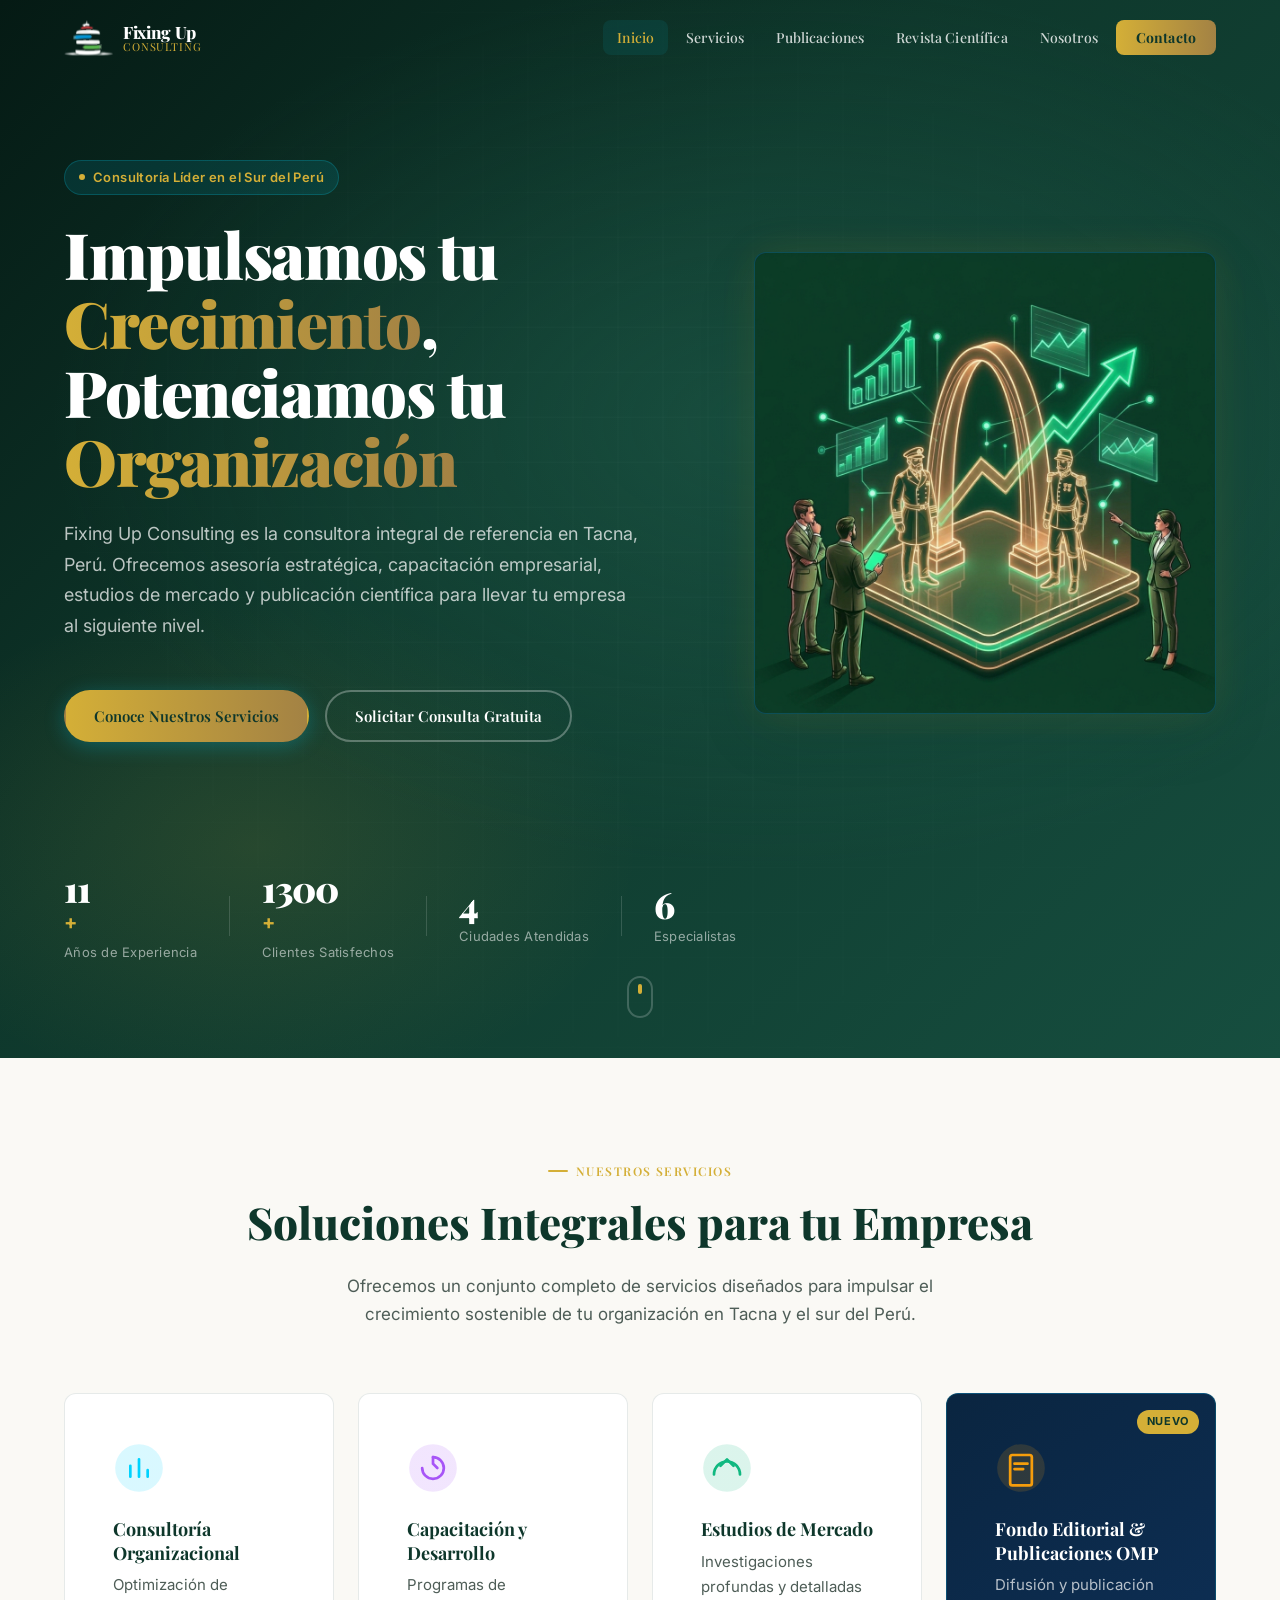
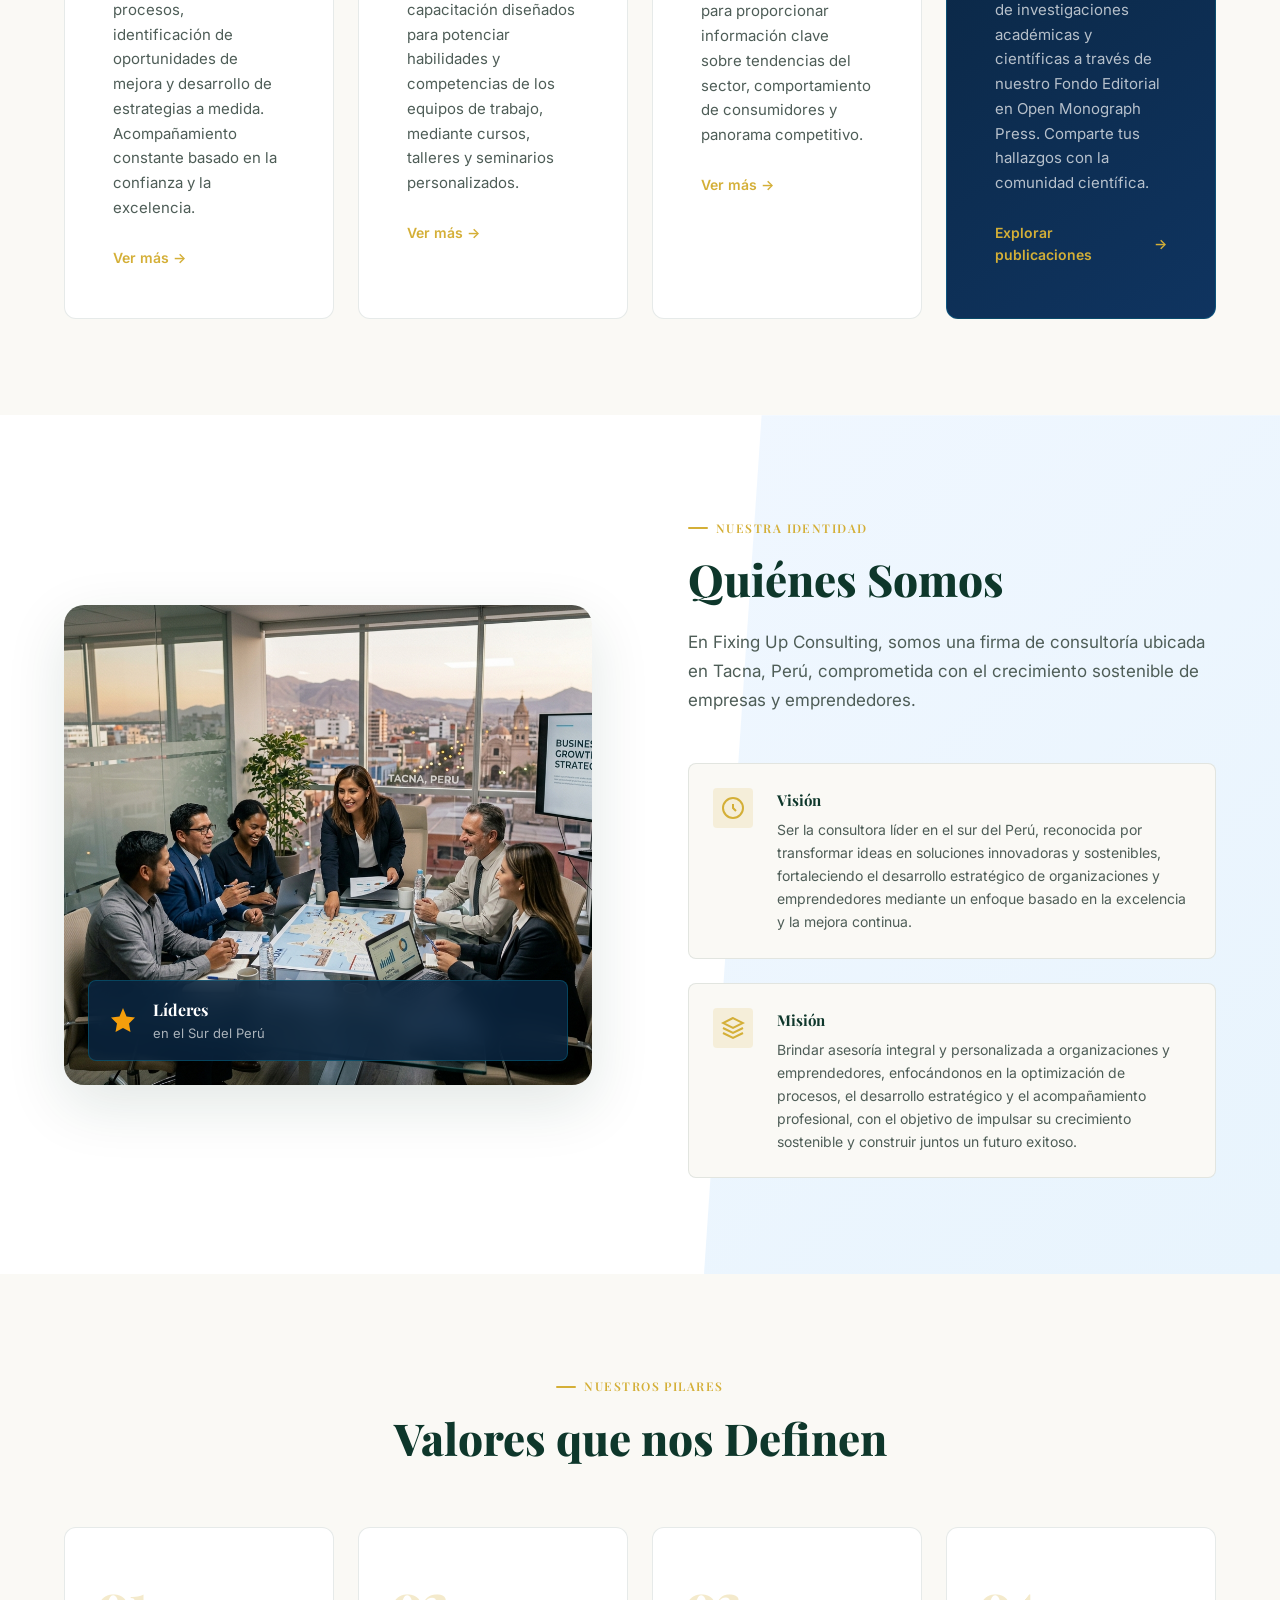
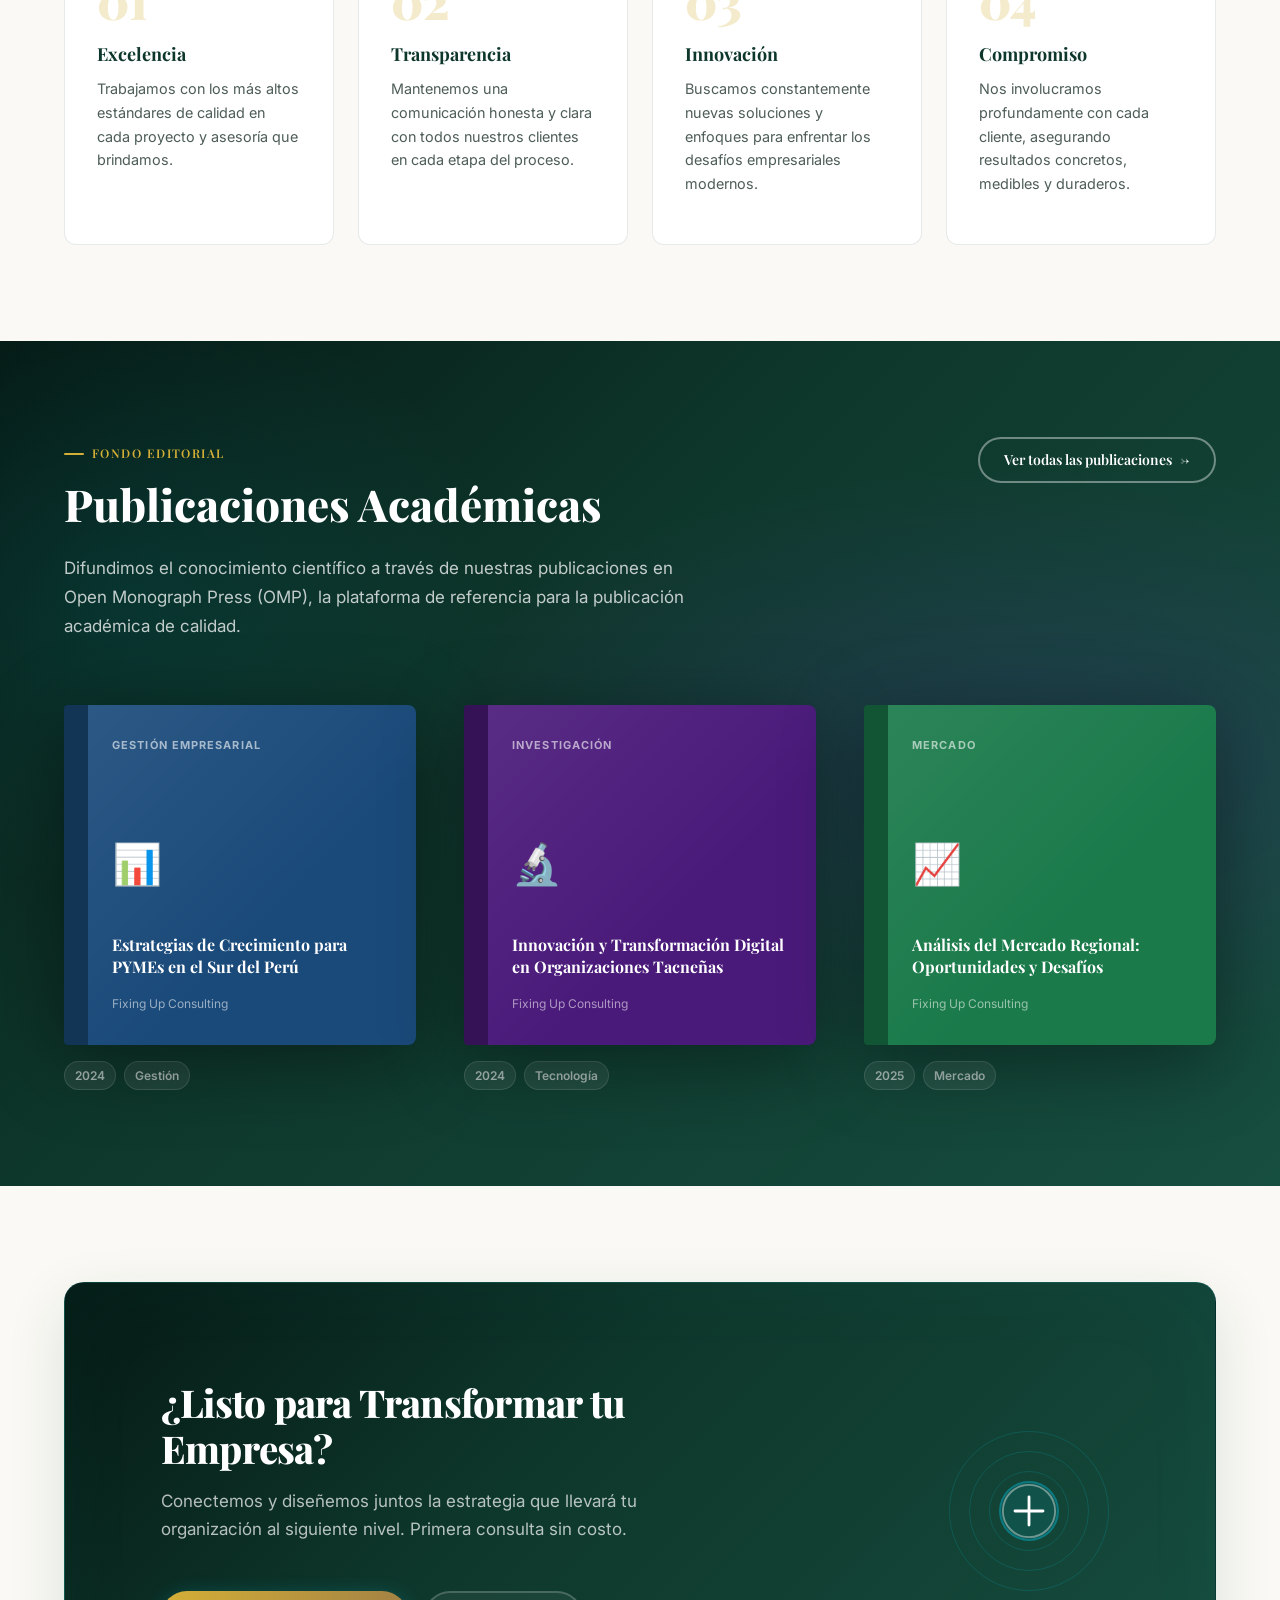
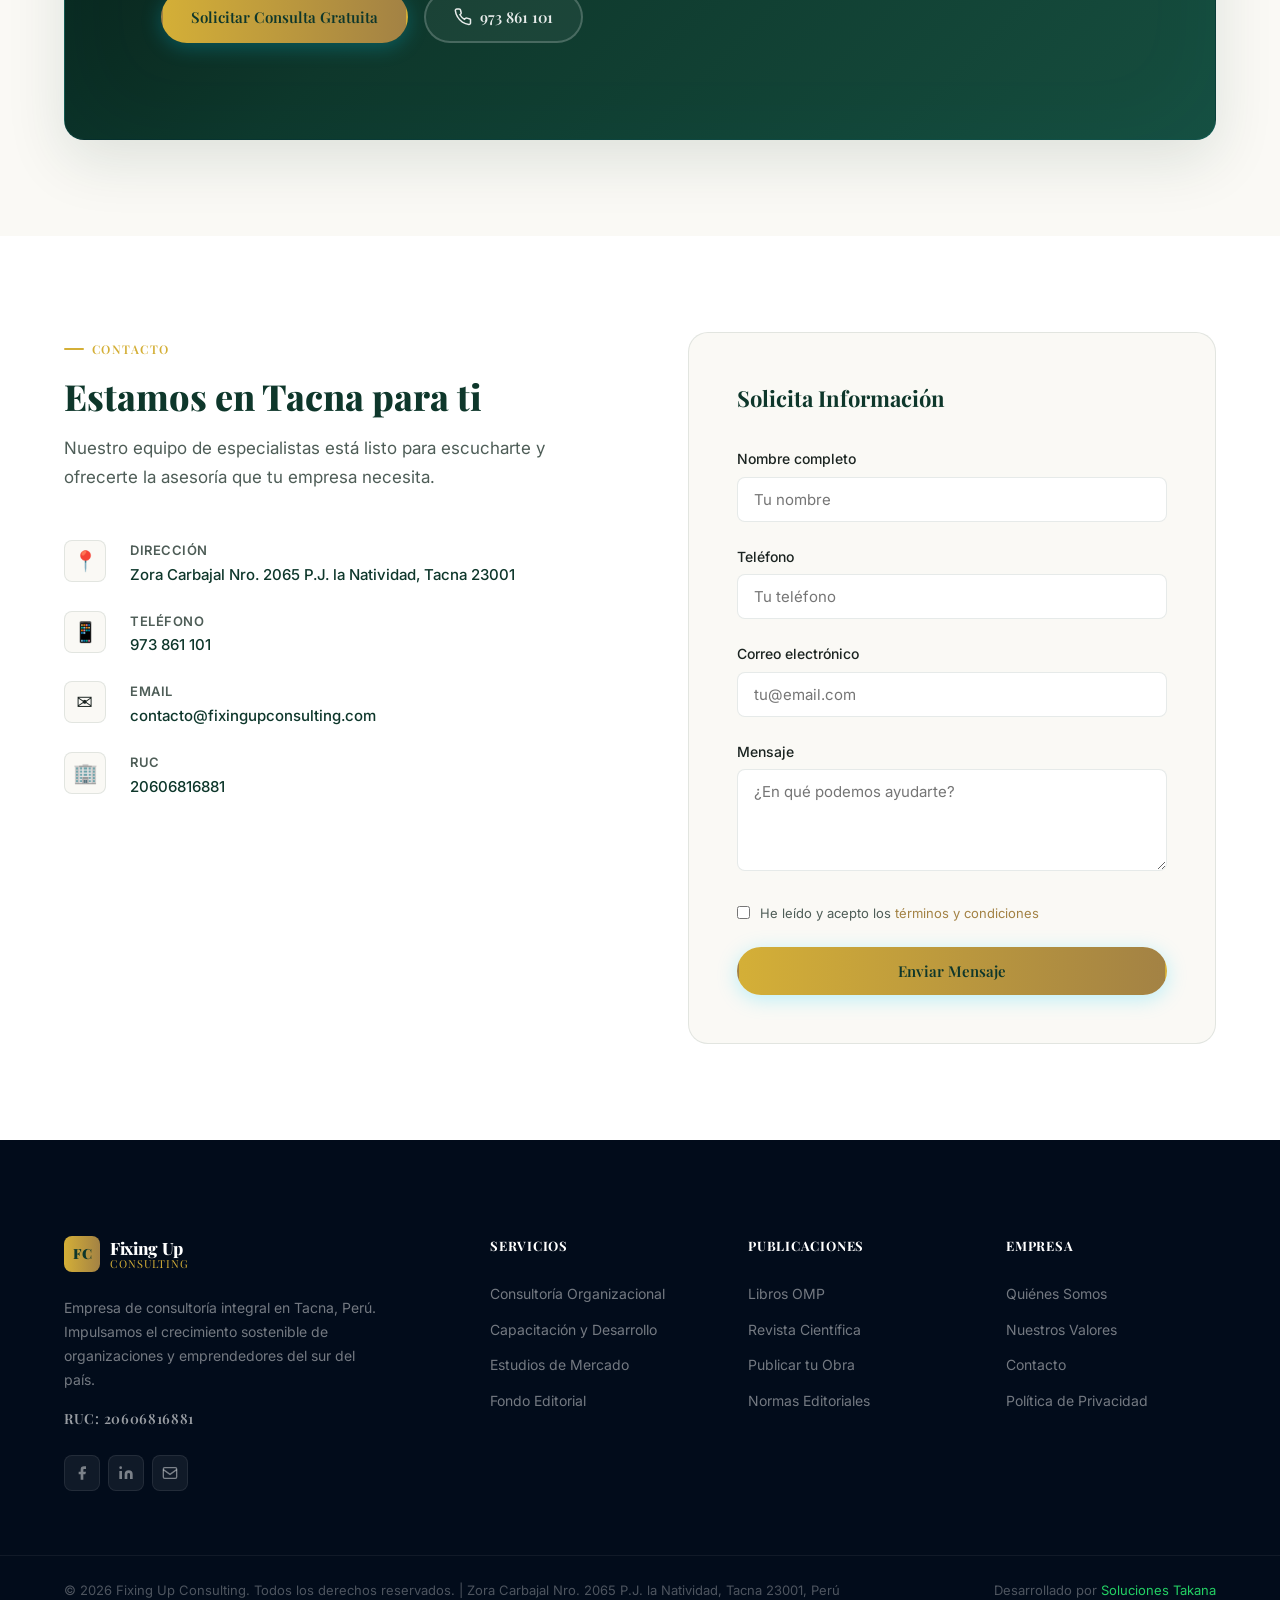
<file: index.html>
<!DOCTYPE html>
<html lang="es">
<head>
  <meta charset="UTF-8" />
  <meta name="viewport" content="width=device-width, initial-scale=1.0" />
  <title>Fixing Up Consulting | Consultoría Empresarial en Tacna, Perú</title>
  <meta name="description" content="Fixing Up Consulting — Empresa líder en consultoría organizacional, capacitación empresarial, estudios de mercado y fondo editorial en Tacna, Perú. Impulsamos tu crecimiento sostenible." />
  <meta name="keywords" content="consultoría Tacna, consultoría empresarial Perú, capacitación empresarial Tacna, estudios de mercado, optimización de procesos, fondo editorial, revista científica, Fixing Up Consulting" />
  <meta name="author" content="Fixing Up Consulting" />
  <meta name="robots" content="index, follow" />
  <meta name="geo.region" content="PE-TAC" />
  <meta name="geo.placename" content="Tacna, Perú" />
  <meta name="geo.position" content="-18.0103953;-70.2287315" />
  <meta name="ICBM" content="-18.0103953, -70.2287315" />

  <!-- Open Graph -->
  <meta property="og:title" content="Fixing Up Consulting | Consultoría Empresarial en Tacna" />
  <meta property="og:description" content="Impulsamos tu crecimiento, potenciamos tu organización. Consultoría integral en Tacna, Perú." />
  <meta property="og:type" content="website" />
  <meta property="og:url" content="https://fixingupconsulting.com" />
  <meta property="og:locale" content="es_PE" />
  <meta property="og:image" content="https://fixingupconsulting.com/assets/og-image.jpg" />

  <!-- Twitter Card -->
  <meta name="twitter:card" content="summary_large_image" />
  <meta name="twitter:title" content="Fixing Up Consulting | Consultoría Empresarial en Tacna" />
  <meta name="twitter:description" content="Impulsamos tu crecimiento, potenciamos tu organización." />

  <!-- Canonical -->
  <link rel="canonical" href="https://fixingupconsulting.com" />

  <!-- Schema.org JSON-LD -->
  <script type="application/ld+json">
  {
    "@context": "https://schema.org",
    "@type": "LocalBusiness",
    "name": "Fixing Up Consulting",
    "description": "Empresa de consultoría organizacional, capacitación, estudios de mercado y publicación académica en Tacna, Perú.",
    "url": "https://fixingupconsulting.com",
    "telephone": "+51973861101",
    "email": "contacto@fixingupconsulting.com",
    "address": {
      "@type": "PostalAddress",
      "streetAddress": "Zora Carbajal Nro. 2065 P.J. la Natividad",
      "addressLocality": "Tacna",
      "postalCode": "23001",
      "addressCountry": "PE"
    },
    "geo": {
      "@type": "GeoCoordinates",
      "latitude": -18.0103953,
      "longitude": -70.2287315
    },
    "openingHours": "Mo-Fr 08:00-18:00",
    "priceRange": "$$",
    "sameAs": []
  }
  </script>

  <!-- Fonts -->
  <link rel="preconnect" href="https://fonts.googleapis.com" />
  <link rel="preconnect" href="https://fonts.gstatic.com" crossorigin />
  <link href="https://fonts.googleapis.com/css2?family=Inter:wght@300;400;500;600;700;800;900&family=Outfit:wght@300;400;500;600;700;800;900&family=Playfair+Display:ital,wght@0,400..900;1,400..900&display=swap" rel="stylesheet" />

  <!-- Favicon -->
  <link rel="shortcut icon" href="favicon.ico" type="image/x-icon" />
  <link rel="icon" type="image/png" sizes="16x16" href="favicon-16x16.png" />
  <link rel="icon" type="image/png" sizes="32x32" href="favicon-32x32.png" />
  <link rel="apple-touch-icon" sizes="180x180" href="apple-touch-icon.png" />
  <link rel="manifest" href="site.webmanifest" />

  <!-- Stylesheet -->
  <link rel="stylesheet" href="css/styles.css" />
</head>
<body>

  <!-- ========== NAVBAR ========== -->
  <nav class="navbar" id="navbar" role="navigation" aria-label="Navegación principal">
    <div class="nav-container">
      <a href="index.html" class="nav-logo" aria-label="Fixing Up Consulting - Inicio">
        <div class="logo-icon">
          <img src="assets/img/logo-icon.png" alt="Fixing Up Consulting" class="logo-img-icon">
        </div>
        <div class="logo-text">
          <span class="logo-name">Fixing Up</span>
          <span class="logo-sub">Consulting</span>
        </div>
      </a>

      <button class="nav-toggle" id="navToggle" aria-label="Abrir menú" aria-expanded="false" aria-controls="navMenu">
        <span></span><span></span><span></span>
      </button>

      <ul class="nav-menu" id="navMenu" role="list">
        <li><a href="index.html" class="nav-link active" aria-current="page">Inicio</a></li>
        <li><a href="servicios.html" class="nav-link">Servicios</a></li>
        <li><a href="publicaciones.html" class="nav-link">Publicaciones</a></li>
        <li><a href="revista.html" class="nav-link">Revista Científica</a></li>
        <li><a href="nosotros.html" class="nav-link">Nosotros</a></li>
        <li><a href="contacto.html" class="nav-link nav-cta">Contacto</a></li>
      </ul>
    </div>
  </nav>

  <!-- ========== HERO ========== -->
  <section class="hero" id="hero" aria-labelledby="heroTitle">
    <div class="hero-bg">
      <div class="hero-gradient"></div>
      <div class="hero-particles" id="heroParticles" aria-hidden="true"></div>
    </div>
    <div class="hero-content container">
      <div class="hero-grid">
        <div class="hero-text-col">
          <div class="hero-badge" data-aos="fade-down">
            <span class="badge-dot"></span>
            Consultoría Líder en el Sur del Perú
          </div>
          <h1 class="hero-title" id="heroTitle" data-aos="fade-up" data-aos-delay="100">
            Impulsamos tu <span class="highlight-gradient">Crecimiento</span>,<br>
            Potenciamos tu <span class="highlight-gradient">Organización</span>
          </h1>
          <p class="hero-subtitle" data-aos="fade-up" data-aos-delay="200">
            Fixing Up Consulting es la consultora integral de referencia en Tacna, Perú. Ofrecemos asesoría estratégica, capacitación empresarial, estudios de mercado y publicación científica para llevar tu empresa al siguiente nivel.
          </p>
          <div class="hero-actions" data-aos="fade-up" data-aos-delay="300">
            <a href="servicios.html" class="btn btn-primary" id="heroServicesBtn">Conoce Nuestros Servicios</a>
            <a href="contacto.html" class="btn btn-outline" id="heroContactBtn">Solicitar Consulta Gratuita</a>
          </div>
        </div>
        <div class="hero-image-col" data-aos="fade-left" data-aos-delay="200">
          <div class="hero-image-wrapper">
            <div class="hero-image-glow"></div>
            <img src="assets/img/hero-illustration-tacna.png" alt="Ilustración tecnológica del Arco de Tacna con Miguel Grau y Francisco Bolognesi - Consultoría y Crecimiento" class="hero-img" />
          </div>
        </div>
      </div>
      <div class="hero-stats" data-aos="fade-up" data-aos-delay="400">
        <div class="hero-stat">
          <span class="stat-number" data-target="11">0</span><span class="stat-plus">+</span>
          <span class="stat-label">Años de Experiencia</span>
        </div>
        <div class="hero-stat-divider" aria-hidden="true"></div>
        <div class="hero-stat">
          <span class="stat-number" data-target="1300">0</span><span class="stat-plus">+</span>
          <span class="stat-label">Clientes Satisfechos</span>
        </div>
        <div class="hero-stat-divider" aria-hidden="true"></div>
        <div class="hero-stat">
          <span class="stat-number" data-target="4">0</span>
          <span class="stat-label">Ciudades Atendidas</span>
        </div>
        <div class="hero-stat-divider" aria-hidden="true"></div>
        <div class="hero-stat">
          <span class="stat-number" data-target="6">0</span>
          <span class="stat-label">Especialistas</span>
        </div>
      </div>
    </div>
    <div class="hero-scroll" aria-hidden="true">
      <div class="scroll-indicator"></div>
    </div>
  </section>

  <!-- ========== SERVICES OVERVIEW ========== -->
  <section class="services-overview section" id="servicios" aria-labelledby="servicesTitle">
    <div class="container">
      <div class="section-header" data-aos="fade-up">
        <span class="section-tag">Nuestros Servicios</span>
        <h2 class="section-title" id="servicesTitle">Soluciones Integrales para tu Empresa</h2>
        <p class="section-desc">Ofrecemos un conjunto completo de servicios diseñados para impulsar el crecimiento sostenible de tu organización en Tacna y el sur del Perú.</p>
      </div>
      <div class="services-grid">
        <article class="service-card" data-aos="fade-up" data-aos-delay="100">
          <div class="service-icon" aria-hidden="true">
            <svg viewBox="0 0 48 48" fill="none">
              <circle cx="24" cy="24" r="22" fill="url(#sg1)" opacity="0.15"/>
              <path d="M16 32V22M24 32V16M32 32V26" stroke="url(#sg1)" stroke-width="2.5" stroke-linecap="round"/>
              <defs><linearGradient id="sg1" x1="0" y1="0" x2="48" y2="48"><stop stop-color="#00D4FF"/><stop offset="1" stop-color="#0066CC"/></linearGradient></defs>
            </svg>
          </div>
          <h3 class="service-title">Consultoría Organizacional</h3>
          <p class="service-desc">Optimización de procesos, identificación de oportunidades de mejora y desarrollo de estrategias a medida. Acompañamiento constante basado en la confianza y la excelencia.</p>
          <a href="servicios.html#consultoria" class="service-link" id="servCardConsult">Ver más <span aria-hidden="true">→</span></a>
        </article>

        <article class="service-card" data-aos="fade-up" data-aos-delay="200">
          <div class="service-icon" aria-hidden="true">
            <svg viewBox="0 0 48 48" fill="none">
              <circle cx="24" cy="24" r="22" fill="url(#sg2)" opacity="0.15"/>
              <path d="M14 24a10 10 0 1 0 10-10" stroke="url(#sg2)" stroke-width="2.5" stroke-linecap="round"/>
              <path d="M24 14v6l4 4" stroke="url(#sg2)" stroke-width="2.5" stroke-linecap="round"/>
              <defs><linearGradient id="sg2" x1="0" y1="0" x2="48" y2="48"><stop stop-color="#A855F7"/><stop offset="1" stop-color="#6366F1"/></linearGradient></defs>
            </svg>
          </div>
          <h3 class="service-title">Capacitación y Desarrollo</h3>
          <p class="service-desc">Programas de capacitación diseñados para potenciar habilidades y competencias de los equipos de trabajo, mediante cursos, talleres y seminarios personalizados.</p>
          <a href="servicios.html#capacitacion" class="service-link" id="servCardCap">Ver más <span aria-hidden="true">→</span></a>
        </article>

        <article class="service-card" data-aos="fade-up" data-aos-delay="300">
          <div class="service-icon" aria-hidden="true">
            <svg viewBox="0 0 48 48" fill="none">
              <circle cx="24" cy="24" r="22" fill="url(#sg3)" opacity="0.15"/>
              <path d="M12 30c0-6.627 5.373-12 12-12s12 5.373 12 12" stroke="url(#sg3)" stroke-width="2.5" stroke-linecap="round"/>
              <path d="M18 22l6-6 6 6" stroke="url(#sg3)" stroke-width="2.5" stroke-linecap="round" stroke-linejoin="round"/>
              <defs><linearGradient id="sg3" x1="0" y1="0" x2="48" y2="48"><stop stop-color="#10B981"/><stop offset="1" stop-color="#059669"/></linearGradient></defs>
            </svg>
          </div>
          <h3 class="service-title">Estudios de Mercado</h3>
          <p class="service-desc">Investigaciones profundas y detalladas para proporcionar información clave sobre tendencias del sector, comportamiento de consumidores y panorama competitivo.</p>
          <a href="servicios.html#mercado" class="service-link" id="servCardMkt">Ver más <span aria-hidden="true">→</span></a>
        </article>

        <article class="service-card featured" data-aos="fade-up" data-aos-delay="400">
          <div class="service-badge-featured" aria-label="Nuevo servicio">Nuevo</div>
          <div class="service-icon" aria-hidden="true">
            <svg viewBox="0 0 48 48" fill="none">
              <circle cx="24" cy="24" r="22" fill="url(#sg4)" opacity="0.15"/>
              <rect x="14" y="12" width="20" height="28" rx="2" stroke="url(#sg4)" stroke-width="2.5"/>
              <path d="M18 20h12M18 25h8" stroke="url(#sg4)" stroke-width="2.5" stroke-linecap="round"/>
              <defs><linearGradient id="sg4" x1="0" y1="0" x2="48" y2="48"><stop stop-color="#F59E0B"/><stop offset="1" stop-color="#EF4444"/></linearGradient></defs>
            </svg>
          </div>
          <h3 class="service-title">Fondo Editorial & Publicaciones OMP</h3>
          <p class="service-desc">Difusión y publicación de investigaciones académicas y científicas a través de nuestro Fondo Editorial en Open Monograph Press. Comparte tus hallazgos con la comunidad científica.</p>
          <a href="publicaciones.html" class="service-link" id="servCardPub">Explorar publicaciones <span aria-hidden="true">→</span></a>
        </article>
      </div>
    </div>
  </section>

  <!-- ========== VISION & MISSION ========== -->
  <section class="vision-mission section" id="mision" aria-labelledby="vmTitle">
    <div class="vm-bg-shape" aria-hidden="true"></div>
    <div class="container">
      <div class="vm-grid">
        <div class="vm-image-col" data-aos="fade-right">
          <div class="vm-image-wrapper">
            <img src="assets/img/consulting-team.jpg" alt="Equipo de consultores de Fixing Up Consulting trabajando en Tacna" loading="lazy" width="600" height="450" />
            <div class="vm-image-badge">
              <svg width="28" height="28" viewBox="0 0 28 28" fill="none">
                <path d="M14 2L17.5 10.5L26 11.5L20 17.5L21.5 26L14 22L6.5 26L8 17.5L2 11.5L10.5 10.5L14 2Z" fill="#F59E0B"/>
              </svg>
              <div>
                <strong>Líderes</strong>
                <span>en el Sur del Perú</span>
              </div>
            </div>
          </div>
        </div>
        <div class="vm-content-col" data-aos="fade-left">
          <span class="section-tag">Nuestra Identidad</span>
          <h2 class="section-title" id="vmTitle">Quiénes Somos</h2>
          <p class="vm-intro">En Fixing Up Consulting, somos una firma de consultoría ubicada en Tacna, Perú, comprometida con el crecimiento sostenible de empresas y emprendedores.</p>
          <div class="vm-cards">
            <div class="vm-card" id="vmVision">
              <div class="vm-card-icon" aria-hidden="true">
                <svg viewBox="0 0 24 24" fill="none" stroke="currentColor" stroke-width="2">
                  <circle cx="12" cy="12" r="10"/><path d="M12 8v4l3 3"/>
                </svg>
              </div>
              <div>
                <h3>Visión</h3>
                <p>Ser la consultora líder en el sur del Perú, reconocida por transformar ideas en soluciones innovadoras y sostenibles, fortaleciendo el desarrollo estratégico de organizaciones y emprendedores mediante un enfoque basado en la excelencia y la mejora continua.</p>
              </div>
            </div>
            <div class="vm-card" id="vmMission">
              <div class="vm-card-icon" aria-hidden="true">
                <svg viewBox="0 0 24 24" fill="none" stroke="currentColor" stroke-width="2">
                  <path d="M12 2L2 7l10 5 10-5-10-5zM2 17l10 5 10-5M2 12l10 5 10-5"/>
                </svg>
              </div>
              <div>
                <h3>Misión</h3>
                <p>Brindar asesoría integral y personalizada a organizaciones y emprendedores, enfocándonos en la optimización de procesos, el desarrollo estratégico y el acompañamiento profesional, con el objetivo de impulsar su crecimiento sostenible y construir juntos un futuro exitoso.</p>
              </div>
            </div>
          </div>
        </div>
      </div>
    </div>
  </section>

  <!-- ========== VALUES ========== -->
  <section class="values-section section" id="valores" aria-labelledby="valuesTitle">
    <div class="container">
      <div class="section-header" data-aos="fade-up">
        <span class="section-tag">Nuestros Pilares</span>
        <h2 class="section-title" id="valuesTitle">Valores que nos Definen</h2>
      </div>
      <div class="values-grid">
        <div class="value-item" data-aos="fade-up" data-aos-delay="100">
          <div class="value-number" aria-hidden="true">01</div>
          <h3>Excelencia</h3>
          <p>Trabajamos con los más altos estándares de calidad en cada proyecto y asesoría que brindamos.</p>
        </div>
        <div class="value-item" data-aos="fade-up" data-aos-delay="150">
          <div class="value-number" aria-hidden="true">02</div>
          <h3>Transparencia</h3>
          <p>Mantenemos una comunicación honesta y clara con todos nuestros clientes en cada etapa del proceso.</p>
        </div>
        <div class="value-item" data-aos="fade-up" data-aos-delay="200">
          <div class="value-number" aria-hidden="true">03</div>
          <h3>Innovación</h3>
          <p>Buscamos constantemente nuevas soluciones y enfoques para enfrentar los desafíos empresariales modernos.</p>
        </div>
        <div class="value-item" data-aos="fade-up" data-aos-delay="250">
          <div class="value-number" aria-hidden="true">04</div>
          <h3>Compromiso</h3>
          <p>Nos involucramos profundamente con cada cliente, asegurando resultados concretos, medibles y duraderos.</p>
        </div>
      </div>
    </div>
  </section>

  <!-- ========== PUBLICACIONES PREVIEW ========== -->
  <section class="publications-preview section" id="publicaciones" aria-labelledby="pubPreviewTitle">
    <div class="pub-bg-overlay" aria-hidden="true"></div>
    <div class="container">
      <div class="pub-header" data-aos="fade-up">
        <div>
          <span class="section-tag light">Fondo Editorial</span>
          <h2 class="section-title light" id="pubPreviewTitle">Publicaciones Académicas</h2>
          <p class="section-desc light">Difundimos el conocimiento científico a través de nuestras publicaciones en Open Monograph Press (OMP), la plataforma de referencia para la publicación académica de calidad.</p>
        </div>
        <a href="publicaciones.html" class="btn btn-outline-light" id="allPublicationsBtn">Ver todas las publicaciones <span aria-hidden="true">→</span></a>
      </div>
      <div class="books-grid">
        <article class="book-card" data-aos="fade-up" data-aos-delay="100">
          <div class="book-cover" style="--book-color: #1a4a7a;">
            <div class="book-spine"></div>
            <div class="book-front">
              <div class="book-category">Gestión Empresarial</div>
              <div class="book-icon">📊</div>
              <h4>Estrategias de Crecimiento para PYMEs en el Sur del Perú</h4>
              <span class="book-author">Fixing Up Consulting</span>
            </div>
          </div>
          <div class="book-info">
            <span class="book-tag">2024</span>
            <span class="book-tag">Gestión</span>
          </div>
        </article>
        <article class="book-card" data-aos="fade-up" data-aos-delay="200">
          <div class="book-cover" style="--book-color: #4a1a7a;">
            <div class="book-spine"></div>
            <div class="book-front">
              <div class="book-category">Investigación</div>
              <div class="book-icon">🔬</div>
              <h4>Innovación y Transformación Digital en Organizaciones Tacneñas</h4>
              <span class="book-author">Fixing Up Consulting</span>
            </div>
          </div>
          <div class="book-info">
            <span class="book-tag">2024</span>
            <span class="book-tag">Tecnología</span>
          </div>
        </article>
        <article class="book-card" data-aos="fade-up" data-aos-delay="300">
          <div class="book-cover" style="--book-color: #1a7a4a;">
            <div class="book-spine"></div>
            <div class="book-front">
              <div class="book-category">Mercado</div>
              <div class="book-icon">📈</div>
              <h4>Análisis del Mercado Regional: Oportunidades y Desafíos</h4>
              <span class="book-author">Fixing Up Consulting</span>
            </div>
          </div>
          <div class="book-info">
            <span class="book-tag">2025</span>
            <span class="book-tag">Mercado</span>
          </div>
        </article>
      </div>
    </div>
  </section>

  <!-- ========== CTA SECTION ========== -->
  <section class="cta-section section" id="cta" aria-labelledby="ctaTitle">
    <div class="container">
      <div class="cta-card" data-aos="zoom-in">
        <div class="cta-content">
          <h2 id="ctaTitle">¿Listo para Transformar tu Empresa?</h2>
          <p>Conectemos y diseñemos juntos la estrategia que llevará tu organización al siguiente nivel. Primera consulta sin costo.</p>
          <div class="cta-actions">
            <a href="contacto.html" class="btn btn-primary" id="ctaContactBtn">Solicitar Consulta Gratuita</a>
            <a href="tel:+51973861101" class="btn btn-ghost" id="ctaCallBtn">
              <svg width="18" height="18" viewBox="0 0 24 24" fill="none" stroke="currentColor" stroke-width="2" aria-hidden="true">
                <path d="M22 16.92v3a2 2 0 01-2.18 2 19.79 19.79 0 01-8.63-3.07A19.5 19.5 0 014.85 12 19.79 19.79 0 011.8 3.42 2 2 0 013.78 1.25h3a2 2 0 012 1.72 12.84 12.84 0 00.7 2.81 2 2 0 01-.45 2.11L7.91 9a16 16 0 006.08 6.08l1.11-1.11a2 2 0 012.11-.45 12.84 12.84 0 002.81.7A2 2 0 0122 16.92z"/>
              </svg>
              973 861 101
            </a>
          </div>
        </div>
        <div class="cta-visual" aria-hidden="true">
          <div class="cta-ring cta-ring-1"></div>
          <div class="cta-ring cta-ring-2"></div>
          <div class="cta-ring cta-ring-3"></div>
          <div class="cta-icon">
            <svg viewBox="0 0 60 60" fill="none">
              <path d="M15 30h30M30 15v30" stroke="white" stroke-width="3" stroke-linecap="round"/>
              <circle cx="30" cy="30" r="28" stroke="white" stroke-width="2" opacity="0.4"/>
            </svg>
          </div>
        </div>
      </div>
    </div>
  </section>

  <!-- ========== CONTACT MINI ========== -->
  <section class="contact-mini section" id="contacto-rapido" aria-labelledby="contactMiniTitle">
    <div class="container">
      <div class="contact-mini-grid">
        <div class="contact-mini-info" data-aos="fade-right">
          <span class="section-tag">Contacto</span>
          <h2 id="contactMiniTitle">Estamos en Tacna para ti</h2>
          <p>Nuestro equipo de especialistas está listo para escucharte y ofrecerte la asesoría que tu empresa necesita.</p>
          <div class="contact-items">
            <div class="contact-item" id="contactAddress">
              <div class="contact-item-icon" aria-hidden="true">📍</div>
              <div>
                <strong>Dirección</strong>
                <span>Zora Carbajal Nro. 2065 P.J. la Natividad, Tacna 23001</span>
              </div>
            </div>
            <div class="contact-item" id="contactPhone">
              <div class="contact-item-icon" aria-hidden="true">📱</div>
              <div>
                <strong>Teléfono</strong>
                <a href="tel:+51973861101">973 861 101</a>
              </div>
            </div>
            <div class="contact-item" id="contactEmail">
              <div class="contact-item-icon" aria-hidden="true">✉️</div>
              <div>
                <strong>Email</strong>
                <a href="mailto:contacto@fixingupconsulting.com">contacto@fixingupconsulting.com</a>
              </div>
            </div>
            <div class="contact-item" id="contactRuc">
              <div class="contact-item-icon" aria-hidden="true">🏢</div>
              <div>
                <strong>RUC</strong>
                <span>20606816881</span>
              </div>
            </div>
          </div>
        </div>
        <div class="contact-mini-form" data-aos="fade-left">
          <form class="quick-form" id="quickContactForm" novalidate>
            <h3>Solicita Información</h3>
            <div class="form-group">
              <label for="qcName">Nombre completo</label>
              <input type="text" id="qcName" name="name" placeholder="Tu nombre" required autocomplete="name" />
            </div>
            <div class="form-group">
              <label for="qcPhone">Teléfono</label>
              <input type="tel" id="qcPhone" name="phone" placeholder="Tu teléfono" autocomplete="tel" />
            </div>
            <div class="form-group">
              <label for="qcEmail">Correo electrónico</label>
              <input type="email" id="qcEmail" name="email" placeholder="tu@email.com" required autocomplete="email" />
            </div>
            <div class="form-group">
              <label for="qcMessage">Mensaje</label>
              <textarea id="qcMessage" name="message" rows="4" placeholder="¿En qué podemos ayudarte?"></textarea>
            </div>
            <div class="form-check">
              <input type="checkbox" id="qcPrivacy" name="privacy" required />
              <label for="qcPrivacy">He leído y acepto los <a href="privacidad.html">términos y condiciones</a></label>
            </div>
            <button type="submit" class="btn btn-primary btn-full" id="quickFormSubmit">Enviar Mensaje</button>
          </form>
        </div>
      </div>
    </div>
  </section>

  <!-- ========== FOOTER ========== -->
  <footer class="footer" role="contentinfo">
    <div class="footer-main">
      <div class="container">
        <div class="footer-grid">
          <div class="footer-brand">
            <a href="index.html" class="footer-logo" aria-label="Fixing Up Consulting">
              <div class="logo-icon-sm">FC</div>
              <div class="logo-text">
                <span class="logo-name">Fixing Up</span>
                <span class="logo-sub">Consulting</span>
              </div>
            </a>
            <p>Empresa de consultoría integral en Tacna, Perú. Impulsamos el crecimiento sostenible de organizaciones y emprendedores del sur del país.</p>
            <p class="footer-ruc">RUC: 20606816881</p>
            <div class="footer-social" aria-label="Redes sociales">
              <a href="#" class="social-link" id="footerFb" aria-label="Facebook">
                <svg viewBox="0 0 24 24" fill="currentColor"><path d="M18 2h-3a5 5 0 00-5 5v3H7v4h3v8h4v-8h3l1-4h-4V7a1 1 0 011-1h3z"/></svg>
              </a>
              <a href="#" class="social-link" id="footerLi" aria-label="LinkedIn">
                <svg viewBox="0 0 24 24" fill="currentColor"><path d="M16 8a6 6 0 016 6v7h-4v-7a2 2 0 00-2-2 2 2 0 00-2 2v7h-4v-7a6 6 0 016-6zM2 9h4v12H2z"/><circle cx="4" cy="4" r="2"/></svg>
              </a>
              <a href="mailto:contacto@fixingupconsulting.com" class="social-link" id="footerEmail" aria-label="Email">
                <svg viewBox="0 0 24 24" fill="none" stroke="currentColor" stroke-width="2"><rect x="2" y="4" width="20" height="16" rx="2"/><path d="M22 7l-10 7L2 7"/></svg>
              </a>
            </div>
          </div>
          <div class="footer-nav-col">
            <h4>Servicios</h4>
            <ul>
              <li><a href="servicios.html#consultoria">Consultoría Organizacional</a></li>
              <li><a href="servicios.html#capacitacion">Capacitación y Desarrollo</a></li>
              <li><a href="servicios.html#mercado">Estudios de Mercado</a></li>
              <li><a href="servicios.html#editorial">Fondo Editorial</a></li>
            </ul>
          </div>
          <div class="footer-nav-col">
            <h4>Publicaciones</h4>
            <ul>
              <li><a href="publicaciones.html">Libros OMP</a></li>
              <li><a href="revista.html">Revista Científica</a></li>
              <li><a href="publicaciones.html#submit">Publicar tu Obra</a></li>
              <li><a href="publicaciones.html#normas">Normas Editoriales</a></li>
            </ul>
          </div>
          <div class="footer-nav-col">
            <h4>Empresa</h4>
            <ul>
              <li><a href="nosotros.html">Quiénes Somos</a></li>
              <li><a href="nosotros.html#valores">Nuestros Valores</a></li>
              <li><a href="contacto.html">Contacto</a></li>
              <li><a href="privacidad.html">Política de Privacidad</a></li>
            </ul>
          </div>
        </div>
      </div>
    </div>
    <div class="footer-bottom">
      <div class="container">
        <p>© <span id="footerYear">2025</span> Fixing Up Consulting. Todos los derechos reservados. | Zora Carbajal Nro. 2065 P.J. la Natividad, Tacna 23001, Perú</p>
        <p>Desarrollado por <a href="https://solucionestakana.space" target="_blank" rel="noopener">Soluciones Takana</a></p>
      </div>
    </div>
  </footer>

  <script src="js/main.js"></script>
</body>
</html>
</file>
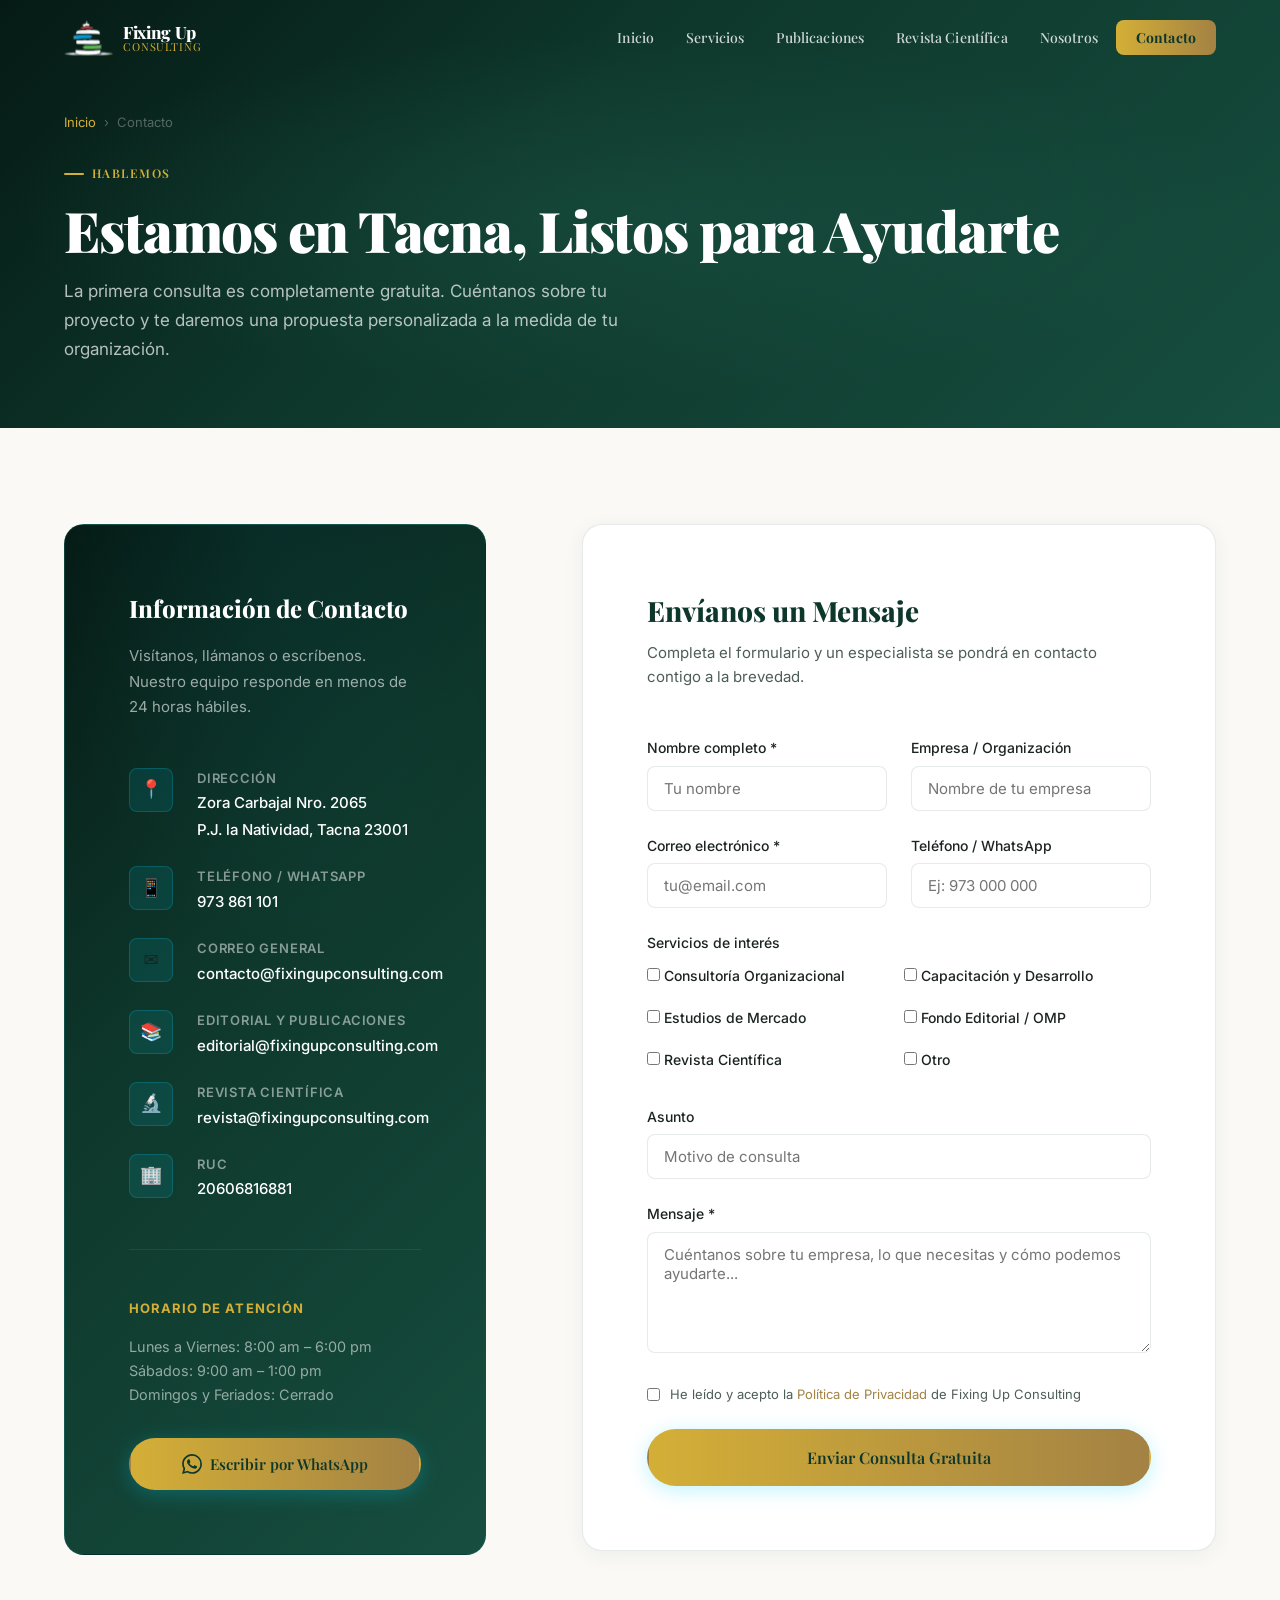
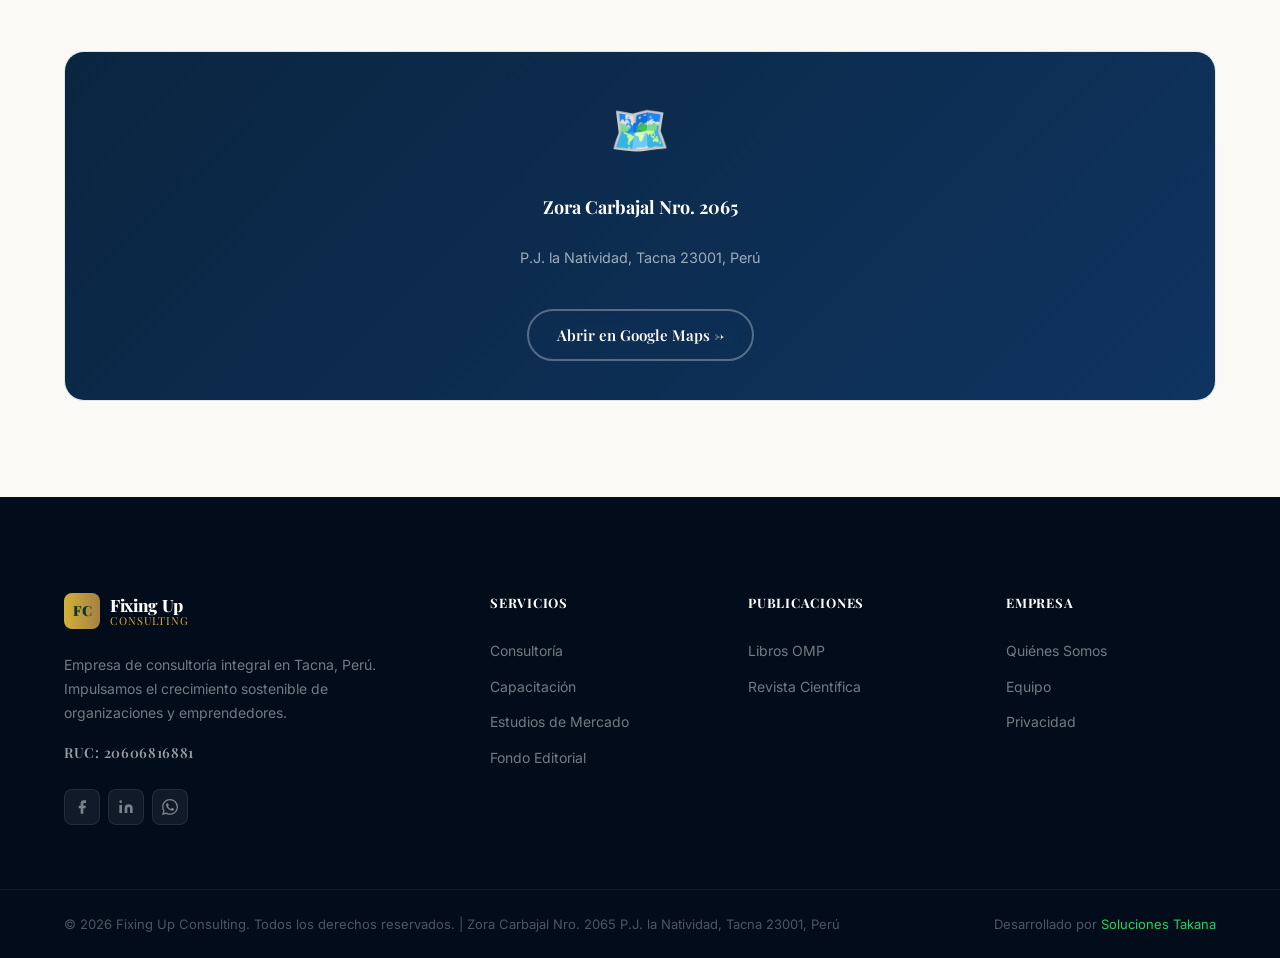
<file: contacto.html>
<!DOCTYPE html>
<html lang="es">
<head>
  <meta charset="UTF-8" />
  <meta name="viewport" content="width=device-width, initial-scale=1.0" />
  <title>Contacto | Fixing Up Consulting — Consultoría Empresarial en Tacna, Perú</title>
  <meta name="description" content="Contacta a Fixing Up Consulting en Tacna, Perú. Teléfono: 973 861 101. Dirección: Zora Carbajal Nro. 2065 P.J. la Natividad. Primera consulta gratuita." />
  <meta name="keywords" content="contacto Fixing Up Consulting, consultoría Tacna teléfono, consultoría empresarial Perú dirección, consulta gratuita Tacna" />
  <link rel="canonical" href="https://fixingupconsulting.com/contacto.html" />
  <meta property="og:title" content="Contacto | Fixing Up Consulting Tacna" />
  <meta property="og:description" content="Contáctanos para tu consultoría. Primera consulta sin costo. Tacna, Perú." />
  <meta property="og:type" content="website" />
  <link rel="preconnect" href="https://fonts.googleapis.com" />
  <link rel="preconnect" href="https://fonts.gstatic.com" crossorigin />
  <link href="https://fonts.googleapis.com/css2?family=Inter:wght@300;400;500;600;700;800;900&family=Outfit:wght@300;400;500;600;700;800;900&family=Playfair+Display:ital,wght@0,400..900;1,400..900&display=swap" rel="stylesheet" />
  <!-- Favicon -->
  <link rel="shortcut icon" href="favicon.ico" type="image/x-icon" />
  <link rel="icon" type="image/png" sizes="16x16" href="favicon-16x16.png" />
  <link rel="icon" type="image/png" sizes="32x32" href="favicon-32x32.png" />
  <link rel="apple-touch-icon" sizes="180x180" href="apple-touch-icon.png" />
  <link rel="manifest" href="site.webmanifest" />

  <!-- Stylesheet -->
  <link rel="stylesheet" href="css/styles.css" />
  <link rel="stylesheet" href="css/inner-pages.css" />
</head>
<body>

  <nav class="navbar scrolled" id="navbar" role="navigation" aria-label="Navegación principal">
    <div class="nav-container">
      <a href="index.html" class="nav-logo" aria-label="Fixing Up Consulting">
        <div class="logo-icon">
          <img src="assets/img/logo-icon.png" alt="Fixing Up Consulting" class="logo-img-icon">
        </div>
        <div class="logo-text">
          <span class="logo-name">Fixing Up</span>
          <span class="logo-sub">Consulting</span>
        </div>
      </a>
      <button class="nav-toggle" id="navToggle" aria-label="Menú" aria-expanded="false"><span></span><span></span><span></span></button>
      <ul class="nav-menu" id="navMenu">
        <li><a href="index.html" class="nav-link">Inicio</a></li>
        <li><a href="servicios.html" class="nav-link">Servicios</a></li>
        <li><a href="publicaciones.html" class="nav-link">Publicaciones</a></li>
        <li><a href="revista.html" class="nav-link">Revista Científica</a></li>
        <li><a href="nosotros.html" class="nav-link">Nosotros</a></li>
        <li><a href="contacto.html" class="nav-link nav-cta active" aria-current="page">Contacto</a></li>
      </ul>
    </div>
  </nav>

  <!-- HERO -->
  <header class="inner-hero" aria-labelledby="contactPageTitle">
    <div class="container">
      <nav class="inner-hero-breadcrumb" aria-label="Ruta">
        <a href="index.html">Inicio</a><span>›</span><span>Contacto</span>
      </nav>
      <span class="section-tag">Hablemos</span>
      <h1 id="contactPageTitle">Estamos en Tacna, Listos para Ayudarte</h1>
      <p>La primera consulta es completamente gratuita. Cuéntanos sobre tu proyecto y te daremos una propuesta personalizada a la medida de tu organización.</p>
    </div>
  </header>

  <!-- MAIN CONTACT -->
  <section class="section" id="formulario" aria-labelledby="contactFormTitle">
    <div class="container">
      <div class="contact-page-grid">

        <!-- INFO CARD -->
        <div class="contact-info-card" data-aos="fade-right">
          <h2>Información de Contacto</h2>
          <p>Visítanos, llámanos o escríbenos. Nuestro equipo responde en menos de 24 horas hábiles.</p>

          <div class="contact-info-list">
            <div class="contact-info-item" id="ciAddress">
              <div class="contact-info-item-icon" aria-hidden="true">📍</div>
              <div>
                <strong>Dirección</strong>
                <span>Zora Carbajal Nro. 2065</span>
                <span>P.J. la Natividad, Tacna 23001</span>
              </div>
            </div>
            <div class="contact-info-item" id="ciPhone">
              <div class="contact-info-item-icon" aria-hidden="true">📱</div>
              <div>
                <strong>Teléfono / WhatsApp</strong>
                <a href="tel:+51973861101">973 861 101</a>
              </div>
            </div>
            <div class="contact-info-item" id="ciEmail">
              <div class="contact-info-item-icon" aria-hidden="true">✉️</div>
              <div>
                <strong>Correo General</strong>
                <a href="mailto:contacto@fixingupconsulting.com">contacto@fixingupconsulting.com</a>
              </div>
            </div>
            <div class="contact-info-item" id="ciEmailEditorial">
              <div class="contact-info-item-icon" aria-hidden="true">📚</div>
              <div>
                <strong>Editorial y Publicaciones</strong>
                <a href="mailto:editorial@fixingupconsulting.com">editorial@fixingupconsulting.com</a>
              </div>
            </div>
            <div class="contact-info-item" id="ciEmailRevista">
              <div class="contact-info-item-icon" aria-hidden="true">🔬</div>
              <div>
                <strong>Revista Científica</strong>
                <a href="mailto:revista@fixingupconsulting.com">revista@fixingupconsulting.com</a>
              </div>
            </div>
            <div class="contact-info-item" id="ciRuc">
              <div class="contact-info-item-icon" aria-hidden="true">🏢</div>
              <div>
                <strong>RUC</strong>
                <span>20606816881</span>
              </div>
            </div>
          </div>

          <div class="contact-schedule">
            <h4>Horario de Atención</h4>
            <p>Lunes a Viernes: 8:00 am – 6:00 pm<br>Sábados: 9:00 am – 1:00 pm<br>Domingos y Feriados: Cerrado</p>
          </div>

          <!-- QUICK WHATSAPP CTA -->
          <a href="https://wa.me/51973861101?text=Hola%2C%20me%20interesa%20conocer%20más%20sobre%20sus%20servicios%20de%20consultoría." target="_blank" rel="noopener noreferrer" class="btn btn-primary" style="margin-top:2rem;width:100%;justify-content:center;" id="whatsappBtn">
            <svg width="20" height="20" viewBox="0 0 24 24" fill="currentColor" aria-hidden="true"><path d="M17.472 14.382c-.297-.149-1.758-.867-2.03-.967-.273-.099-.471-.148-.67.15-.197.297-.767.966-.94 1.164-.173.199-.347.223-.644.075-.297-.15-1.255-.463-2.39-1.475-.883-.788-1.48-1.761-1.653-2.059-.173-.297-.018-.458.13-.606.134-.133.298-.347.446-.52.149-.174.198-.298.298-.497.099-.198.05-.371-.025-.52-.075-.149-.669-1.612-.916-2.207-.242-.579-.487-.5-.669-.51-.173-.008-.371-.01-.57-.01-.198 0-.52.074-.792.372-.272.297-1.04 1.016-1.04 2.479 0 1.462 1.065 2.875 1.213 3.074.149.198 2.096 3.2 5.077 4.487.709.306 1.262.489 1.694.625.712.227 1.36.195 1.871.118.571-.085 1.758-.719 2.006-1.413.248-.694.248-1.289.173-1.413-.074-.124-.272-.198-.57-.347m-5.421 7.403h-.004a9.87 9.87 0 01-5.031-1.378l-.361-.214-3.741.982.998-3.648-.235-.374a9.86 9.86 0 01-1.51-5.26c.001-5.45 4.436-9.884 9.888-9.884 2.64 0 5.122 1.03 6.988 2.898a9.825 9.825 0 012.893 6.994c-.003 5.45-4.437 9.884-9.885 9.884m8.413-18.297A11.815 11.815 0 0012.05 0C5.495 0 .16 5.335.157 11.892c0 2.096.547 4.142 1.588 5.945L.057 24l6.305-1.654a11.882 11.882 0 005.683 1.448h.005c6.554 0 11.89-5.335 11.893-11.893a11.821 11.821 0 00-3.48-8.413z"/></svg>
            Escribir por WhatsApp
          </a>
        </div>

        <!-- CONTACT FORM -->
        <div class="contact-form-full" data-aos="fade-left">
          <h2 id="contactFormTitle">Envíanos un Mensaje</h2>
          <p>Completa el formulario y un especialista se pondrá en contacto contigo a la brevedad.</p>

          <form id="mainContactForm" novalidate>
            <div class="form-row">
              <div class="form-group">
                <label for="cfName">Nombre completo *</label>
                <input type="text" id="cfName" name="name" placeholder="Tu nombre" required autocomplete="name" />
              </div>
              <div class="form-group">
                <label for="cfOrg">Empresa / Organización</label>
                <input type="text" id="cfOrg" name="organization" placeholder="Nombre de tu empresa" autocomplete="organization" />
              </div>
            </div>
            <div class="form-row">
              <div class="form-group">
                <label for="cfEmail">Correo electrónico *</label>
                <input type="email" id="cfEmail" name="email" placeholder="tu@email.com" required autocomplete="email" />
              </div>
              <div class="form-group">
                <label for="cfPhone">Teléfono / WhatsApp</label>
                <input type="tel" id="cfPhone" name="phone" placeholder="Ej: 973 000 000" autocomplete="tel" />
              </div>
            </div>
            <div class="contact-form-services">
              <label>Servicios de interés</label>
              <div class="service-checkboxes">
                <label class="service-check"><input type="checkbox" name="services" value="consultoria" /> Consultoría Organizacional</label>
                <label class="service-check"><input type="checkbox" name="services" value="capacitacion" /> Capacitación y Desarrollo</label>
                <label class="service-check"><input type="checkbox" name="services" value="mercado" /> Estudios de Mercado</label>
                <label class="service-check"><input type="checkbox" name="services" value="editorial" /> Fondo Editorial / OMP</label>
                <label class="service-check"><input type="checkbox" name="services" value="revista" /> Revista Científica</label>
                <label class="service-check"><input type="checkbox" name="services" value="otro" /> Otro</label>
              </div>
            </div>
            <div class="form-group">
              <label for="cfSubject">Asunto</label>
              <input type="text" id="cfSubject" name="subject" placeholder="Motivo de consulta" />
            </div>
            <div class="form-group">
              <label for="cfMessage">Mensaje *</label>
              <textarea id="cfMessage" name="message" rows="5" placeholder="Cuéntanos sobre tu empresa, lo que necesitas y cómo podemos ayudarte..." required></textarea>
            </div>
            <div class="form-check" style="margin-bottom:1.5rem;">
              <input type="checkbox" id="cfPrivacy" name="privacy" required />
              <label for="cfPrivacy">He leído y acepto la <a href="privacidad.html" target="_blank">Política de Privacidad</a> de Fixing Up Consulting</label>
            </div>
            <button type="submit" class="btn btn-primary btn-full" id="mainContactSubmit" style="font-size:1rem;padding:1rem;">
              Enviar Consulta Gratuita
            </button>
          </form>
        </div>

      </div>

      <!-- MAP -->
      <div class="contact-map" data-aos="fade-up" aria-label="Mapa de ubicación de Fixing Up Consulting en Tacna">
        <div class="map-placeholder" role="img" aria-label="Mapa de la ubicación de Fixing Up Consulting">
          <div class="map-placeholder-icon" aria-hidden="true">🗺️</div>
          <h3>Zora Carbajal Nro. 2065</h3>
          <p>P.J. la Natividad, Tacna 23001, Perú</p>
          <a href="https://maps.google.com/?q=Tacna+Peru+Zora+Carbajal+2065" target="_blank" rel="noopener noreferrer" class="btn btn-outline" id="openMapsBtn" style="margin-top:1rem;border-color:rgba(255,255,255,0.3);color:white;">
            Abrir en Google Maps →
          </a>
        </div>
      </div>
    </div>
  </section>

  <!-- FOOTER -->
  <footer class="footer" role="contentinfo">
    <div class="footer-main"><div class="container"><div class="footer-grid">
      <div class="footer-brand">
        <a href="index.html" class="footer-logo"><div class="logo-icon-sm">FC</div><div class="logo-text"><span class="logo-name">Fixing Up</span><span class="logo-sub">Consulting</span></div></a>
        <p>Empresa de consultoría integral en Tacna, Perú. Impulsamos el crecimiento sostenible de organizaciones y emprendedores.</p>
        <p class="footer-ruc">RUC: 20606816881</p>
        <div class="footer-social" aria-label="Redes sociales">
          <a href="#" class="social-link" aria-label="Facebook"><svg viewBox="0 0 24 24" fill="currentColor"><path d="M18 2h-3a5 5 0 00-5 5v3H7v4h3v8h4v-8h3l1-4h-4V7a1 1 0 011-1h3z"/></svg></a>
          <a href="#" class="social-link" aria-label="LinkedIn"><svg viewBox="0 0 24 24" fill="currentColor"><path d="M16 8a6 6 0 016 6v7h-4v-7a2 2 0 00-2-2 2 2 0 00-2 2v7h-4v-7a6 6 0 016-6zM2 9h4v12H2z"/><circle cx="4" cy="4" r="2"/></svg></a>
          <a href="https://wa.me/51973861101" class="social-link" aria-label="WhatsApp"><svg viewBox="0 0 24 24" fill="currentColor"><path d="M17.472 14.382c-.297-.149-1.758-.867-2.03-.967-.273-.099-.471-.148-.67.15-.197.297-.767.966-.94 1.164-.173.199-.347.223-.644.075-.297-.15-1.255-.463-2.39-1.475-.883-.788-1.48-1.761-1.653-2.059-.173-.297-.018-.458.13-.606.134-.133.298-.347.446-.52.149-.174.198-.298.298-.497.099-.198.05-.371-.025-.52-.075-.149-.669-1.612-.916-2.207-.242-.579-.487-.5-.669-.51-.173-.008-.371-.01-.57-.01-.198 0-.52.074-.792.372-.272.297-1.04 1.016-1.04 2.479 0 1.462 1.065 2.875 1.213 3.074.149.198 2.096 3.2 5.077 4.487.709.306 1.262.489 1.694.625.712.227 1.36.195 1.871.118.571-.085 1.758-.719 2.006-1.413.248-.694.248-1.289.173-1.413-.074-.124-.272-.198-.57-.347m-5.421 7.403h-.004a9.87 9.87 0 01-5.031-1.378l-.361-.214-3.741.982.998-3.648-.235-.374a9.86 9.86 0 01-1.51-5.26c.001-5.45 4.436-9.884 9.888-9.884 2.64 0 5.122 1.03 6.988 2.898a9.825 9.825 0 012.893 6.994c-.003 5.45-4.437 9.884-9.885 9.884m8.413-18.297A11.815 11.815 0 0012.05 0C5.495 0 .16 5.335.157 11.892c0 2.096.547 4.142 1.588 5.945L.057 24l6.305-1.654a11.882 11.882 0 005.683 1.448h.005c6.554 0 11.89-5.335 11.893-11.893a11.821 11.821 0 00-3.48-8.413z"/></svg></a>
        </div>
      </div>
      <div class="footer-nav-col"><h4>Servicios</h4><ul>
        <li><a href="servicios.html">Consultoría</a></li>
        <li><a href="servicios.html#capacitacion">Capacitación</a></li>
        <li><a href="servicios.html#mercado">Estudios de Mercado</a></li>
        <li><a href="servicios.html#editorial">Fondo Editorial</a></li>
      </ul></div>
      <div class="footer-nav-col"><h4>Publicaciones</h4><ul>
        <li><a href="publicaciones.html">Libros OMP</a></li>
        <li><a href="revista.html">Revista Científica</a></li>
      </ul></div>
      <div class="footer-nav-col"><h4>Empresa</h4><ul>
        <li><a href="nosotros.html">Quiénes Somos</a></li>
        <li><a href="nosotros.html#equipo">Equipo</a></li>
        <li><a href="privacidad.html">Privacidad</a></li>
      </ul></div>
    </div></div></div>
    <div class="footer-bottom"><div class="container">
      <p>© <span id="footerYear">2025</span> Fixing Up Consulting. Todos los derechos reservados. | Zora Carbajal Nro. 2065 P.J. la Natividad, Tacna 23001, Perú</p>
      <p>Desarrollado por <a href="https://solucionestakana.space" target="_blank" rel="noopener">Soluciones Takana</a></p>
    </div></div>
  </footer>

  <script src="js/main.js"></script>
  <script>
  document.addEventListener('DOMContentLoaded', () => {
    const form = document.getElementById('mainContactForm');
    if (form) {
      form.addEventListener('submit', e => {
        e.preventDefault();
        const btn = form.querySelector('[type=submit]');
        const required = form.querySelectorAll('[required]');
        let valid = true;
        required.forEach(f => {
          if (!f.value.trim() && f.type !== 'checkbox') { f.style.borderColor='#ef4444'; valid=false; f.addEventListener('input', () => f.style.borderColor='', {once:true}); }
          if (f.type === 'checkbox' && !f.checked) { valid=false; }
        });
        if (!valid) return;
        btn.textContent = 'Enviando...';
        btn.disabled = true;
        setTimeout(() => {
          btn.textContent = '✓ ¡Mensaje enviado! Te contactaremos pronto.';
          btn.style.background = 'linear-gradient(90deg,#10b981,#059669)';
          form.reset();
          setTimeout(() => { btn.textContent = 'Enviar Consulta Gratuita'; btn.disabled=false; btn.style.background=''; }, 5000);
        }, 1500);
      });
    }
  });
  </script>
</body>
</html>
</file>
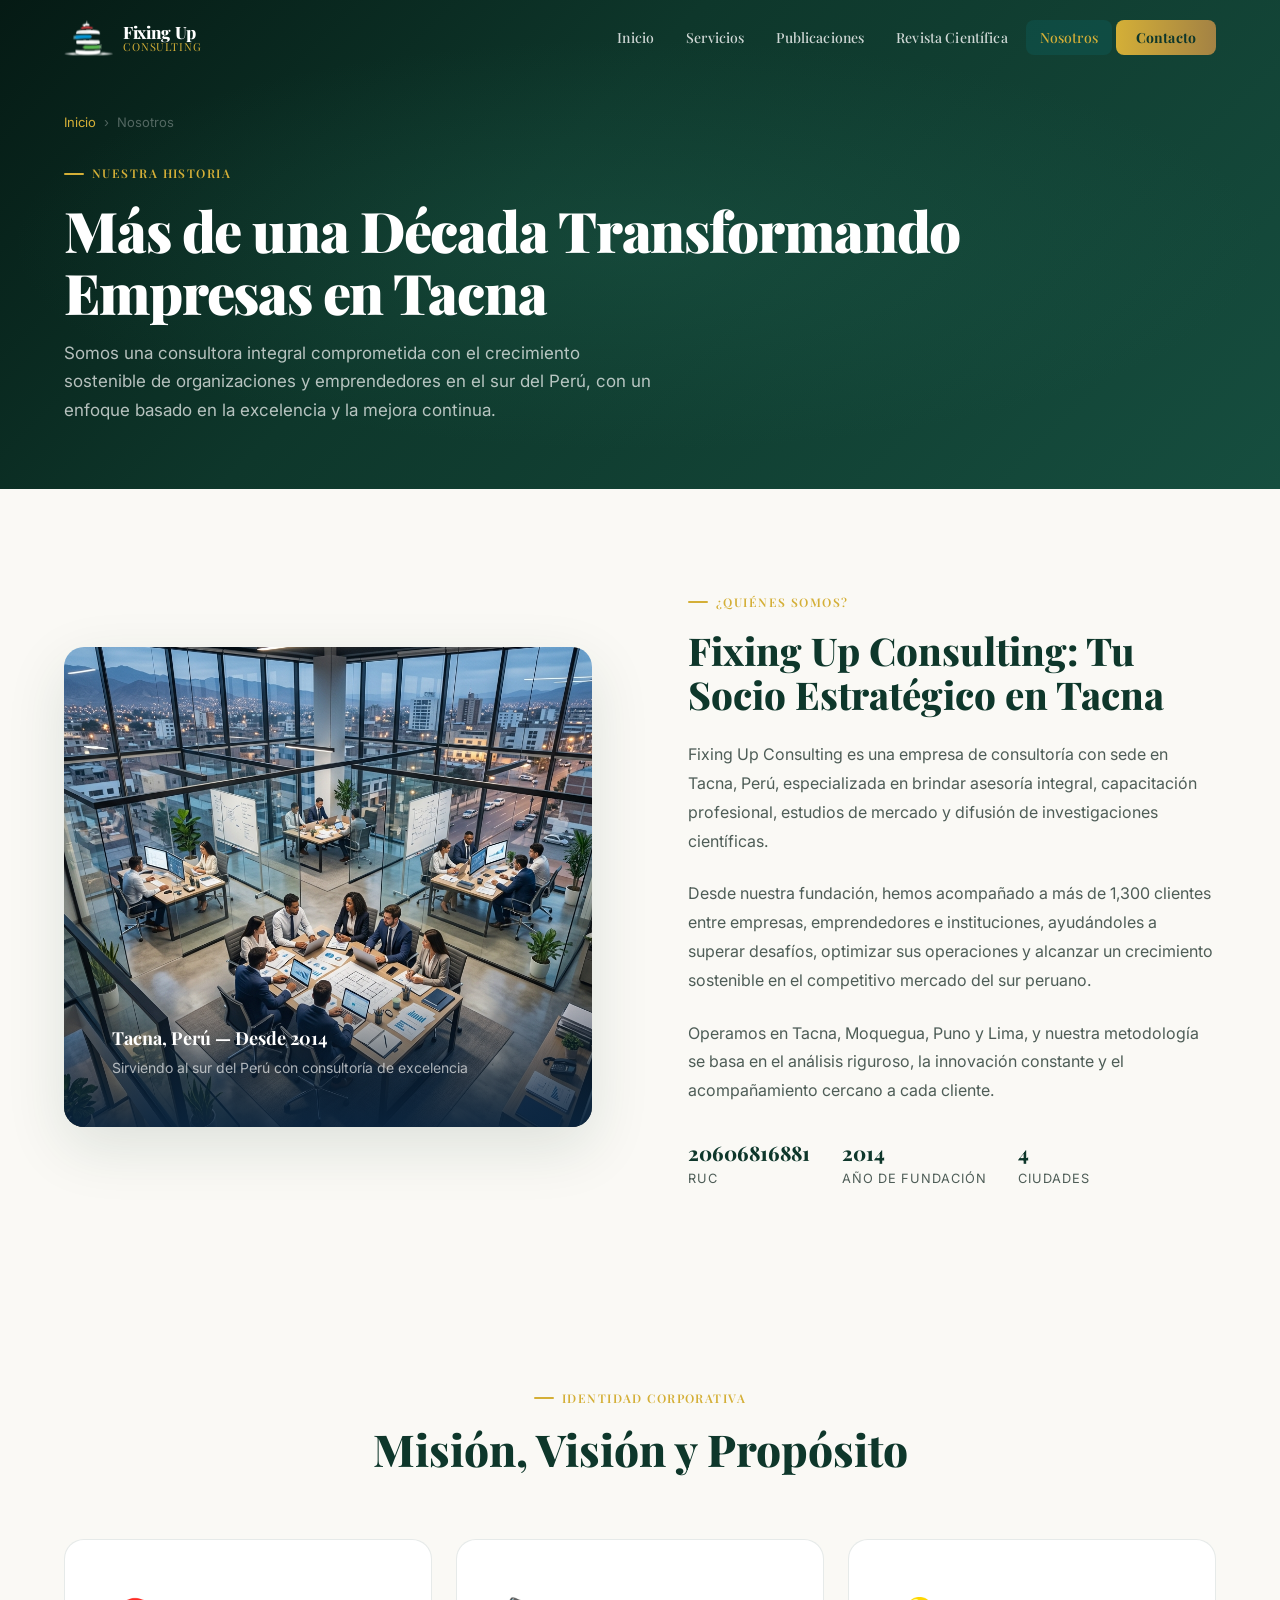
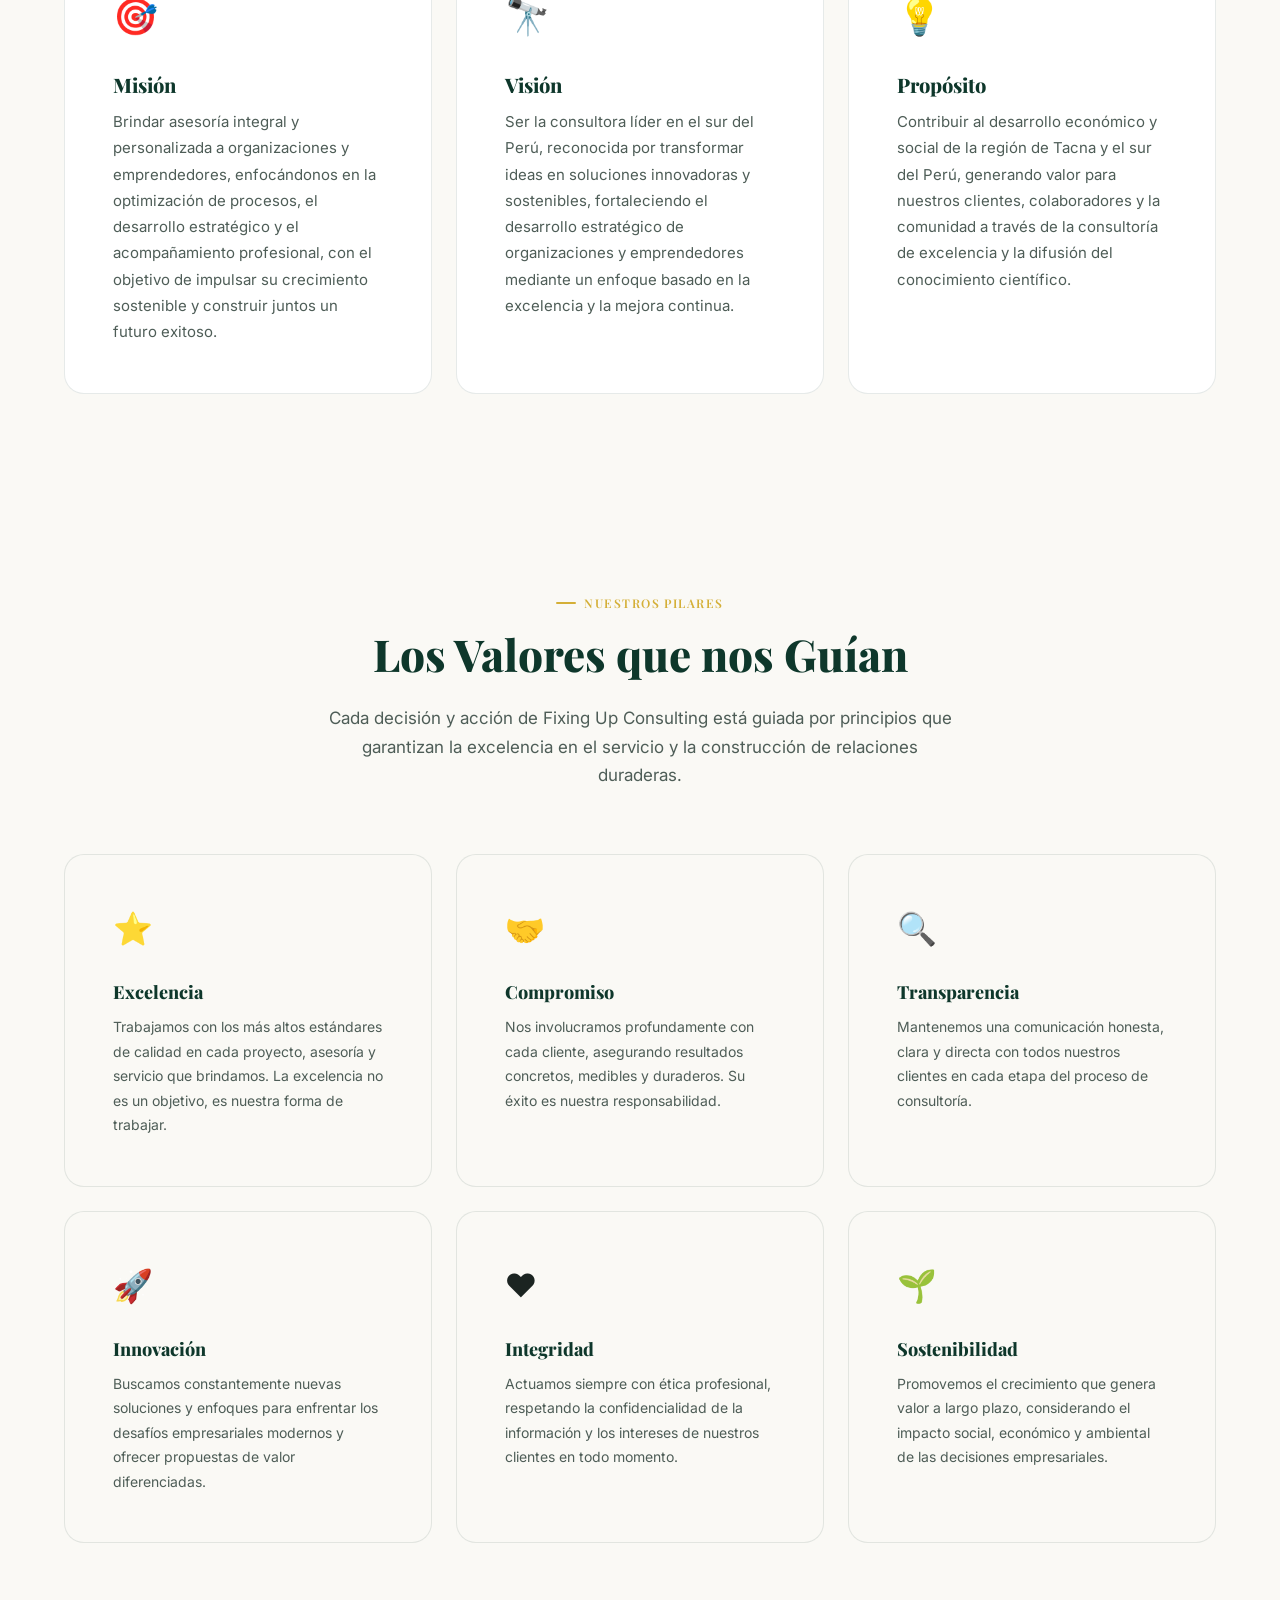
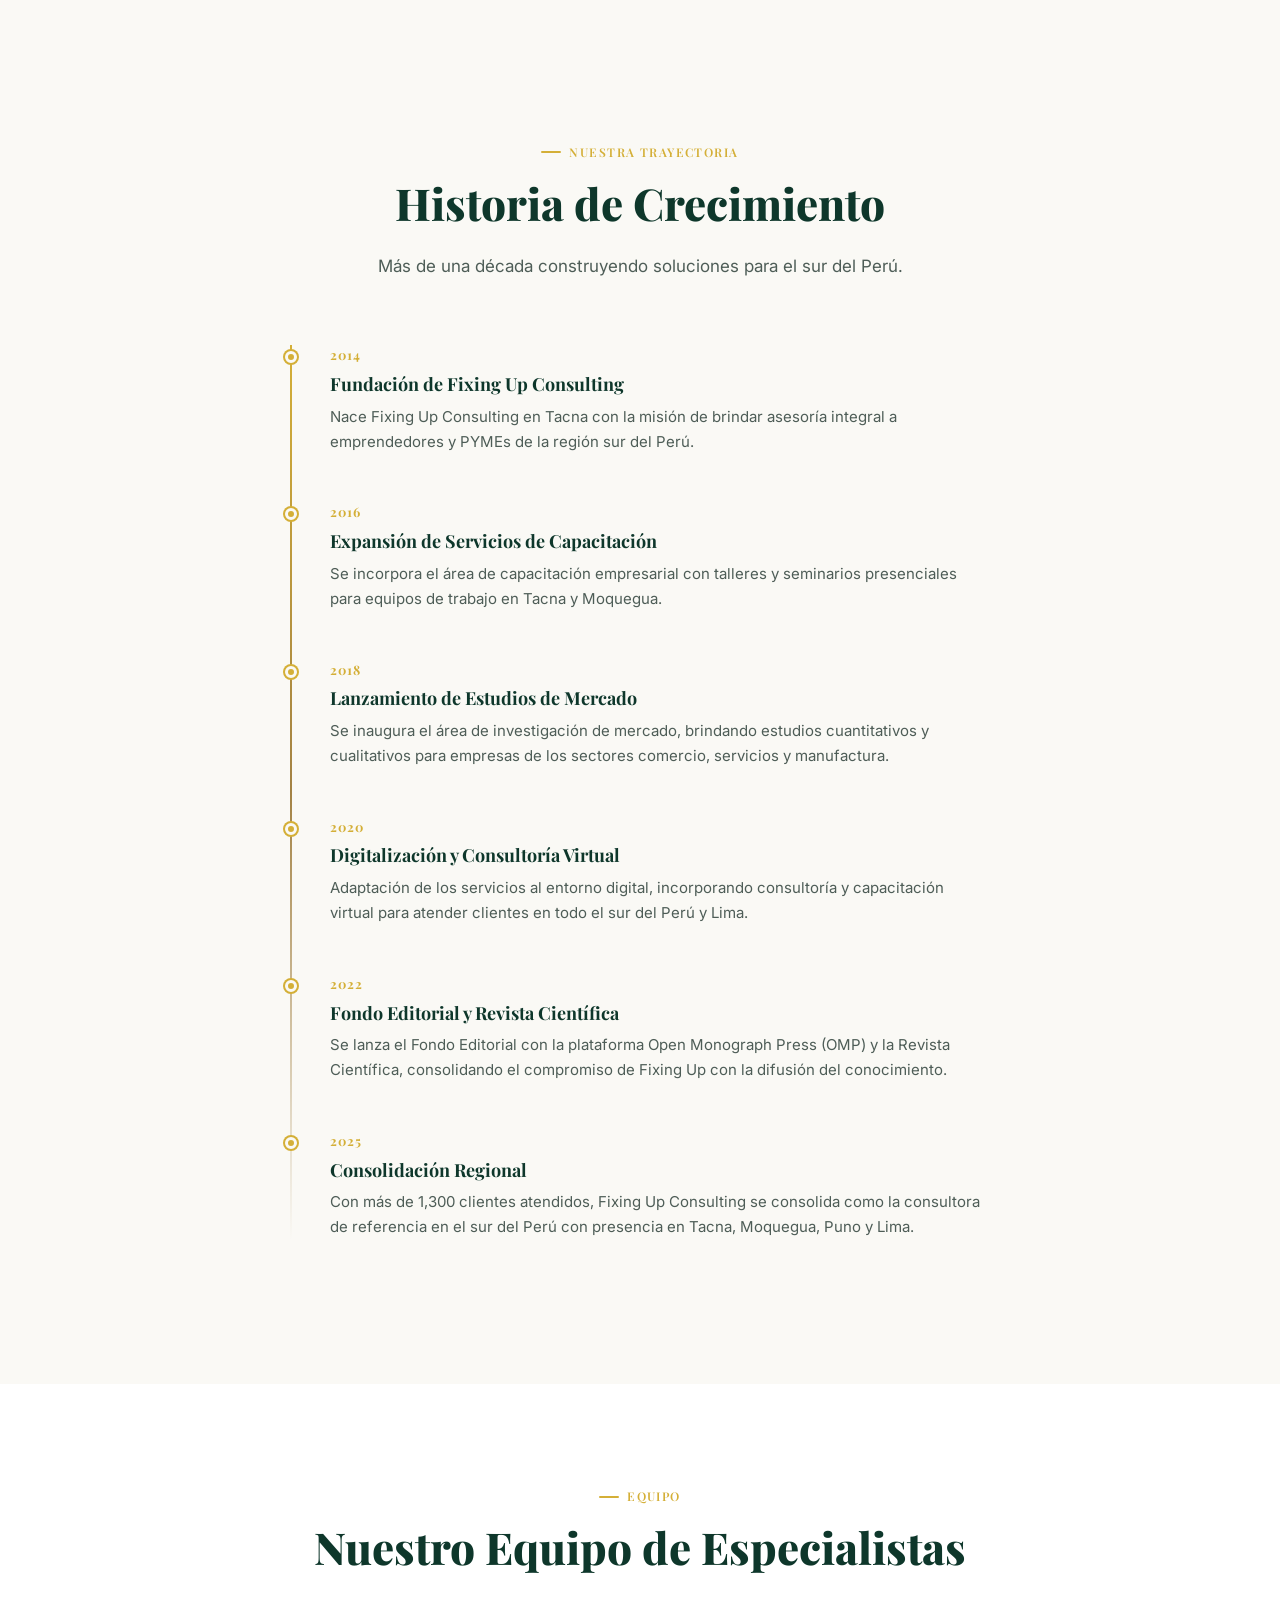
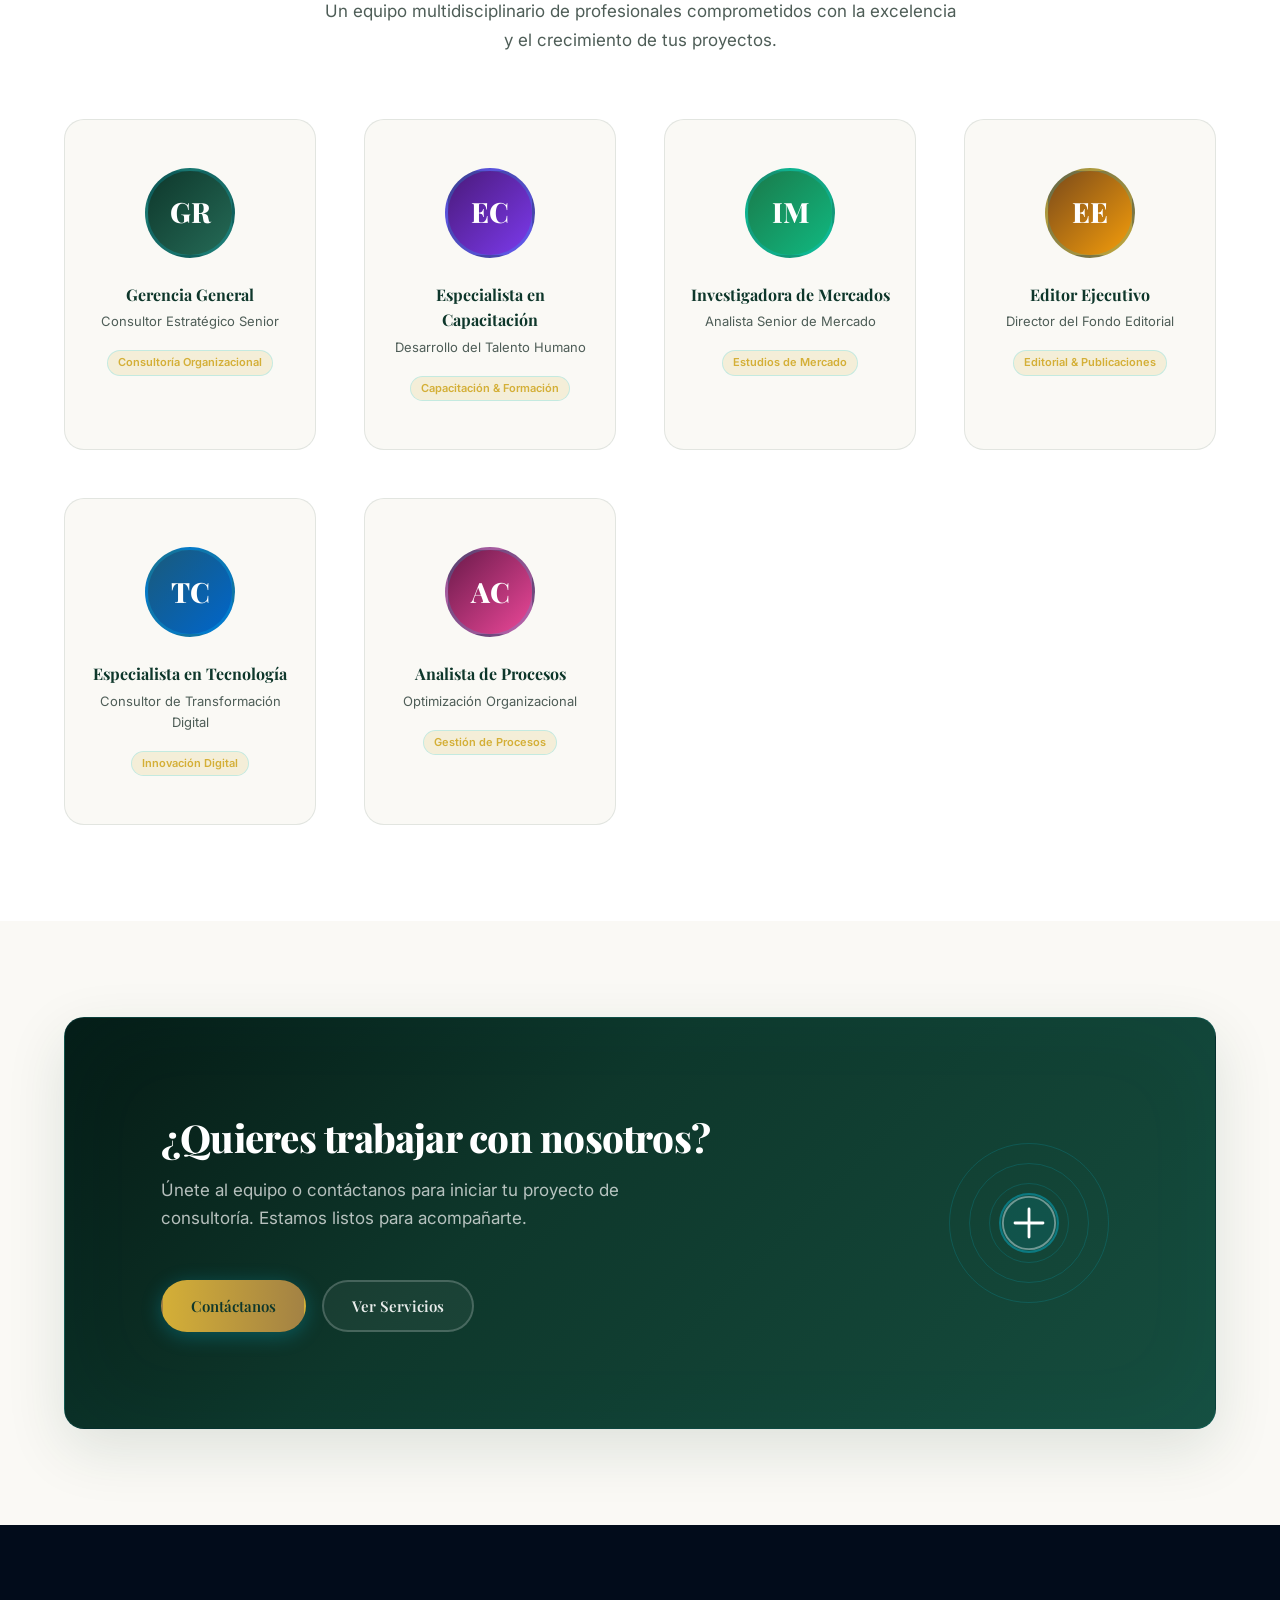
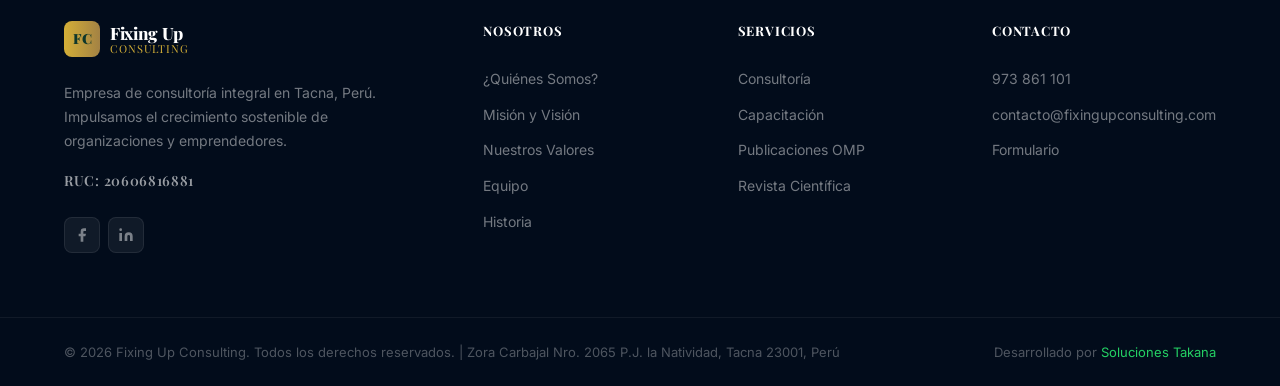
<file: nosotros.html>
<!DOCTYPE html>
<html lang="es">
<head>
  <meta charset="UTF-8" />
  <meta name="viewport" content="width=device-width, initial-scale=1.0" />
  <title>Quiénes Somos | Misión, Visión y Equipo — Fixing Up Consulting Tacna</title>
  <meta name="description" content="Conoce a Fixing Up Consulting: empresa líder de consultoría en Tacna, Perú. Nuestra misión, visión, valores y el equipo de especialistas comprometidos con tu crecimiento." />
  <meta name="keywords" content="Fixing Up Consulting equipo, consultora Tacna nosotros, misión visión consultoría Peru, empresa consultoría sur Peru" />
  <link rel="canonical" href="https://fixingupconsulting.com/nosotros.html" />
  <meta property="og:title" content="Quiénes Somos | Fixing Up Consulting Tacna" />
  <meta property="og:description" content="Empresa de consultoría en Tacna comprometida con el crecimiento sostenible de organizaciones y emprendedores." />
  <meta property="og:type" content="website" />
  <link rel="preconnect" href="https://fonts.googleapis.com" />
  <link rel="preconnect" href="https://fonts.gstatic.com" crossorigin />
  <link href="https://fonts.googleapis.com/css2?family=Inter:wght@300;400;500;600;700;800;900&family=Outfit:wght@300;400;500;600;700;800;900&family=Playfair+Display:ital,wght@0,400..900;1,400..900&display=swap" rel="stylesheet" />
  <!-- Favicon -->
  <link rel="shortcut icon" href="favicon.ico" type="image/x-icon" />
  <link rel="icon" type="image/png" sizes="16x16" href="favicon-16x16.png" />
  <link rel="icon" type="image/png" sizes="32x32" href="favicon-32x32.png" />
  <link rel="apple-touch-icon" sizes="180x180" href="apple-touch-icon.png" />
  <link rel="manifest" href="site.webmanifest" />

  <!-- Stylesheet -->
  <link rel="stylesheet" href="css/styles.css" />
  <link rel="stylesheet" href="css/inner-pages.css" />
</head>
<body>

  <nav class="navbar scrolled" id="navbar" role="navigation" aria-label="Navegación principal">
    <div class="nav-container">
      <a href="index.html" class="nav-logo" aria-label="Fixing Up Consulting">
        <div class="logo-icon">
          <img src="assets/img/logo-icon.png" alt="Fixing Up Consulting" class="logo-img-icon">
        </div>
        <div class="logo-text">
          <span class="logo-name">Fixing Up</span>
          <span class="logo-sub">Consulting</span>
        </div>
      </a>
      <button class="nav-toggle" id="navToggle" aria-label="Menú" aria-expanded="false"><span></span><span></span><span></span></button>
      <ul class="nav-menu" id="navMenu">
        <li><a href="index.html" class="nav-link">Inicio</a></li>
        <li><a href="servicios.html" class="nav-link">Servicios</a></li>
        <li><a href="publicaciones.html" class="nav-link">Publicaciones</a></li>
        <li><a href="revista.html" class="nav-link">Revista Científica</a></li>
        <li><a href="nosotros.html" class="nav-link active" aria-current="page">Nosotros</a></li>
        <li><a href="contacto.html" class="nav-link nav-cta">Contacto</a></li>
      </ul>
    </div>
  </nav>

  <!-- HERO -->
  <header class="inner-hero" aria-labelledby="aboutPageTitle">
    <div class="container">
      <nav class="inner-hero-breadcrumb" aria-label="Ruta">
        <a href="index.html">Inicio</a><span>›</span><span>Nosotros</span>
      </nav>
      <span class="section-tag">Nuestra Historia</span>
      <h1 id="aboutPageTitle">Más de una Década Transformando Empresas en Tacna</h1>
      <p>Somos una consultora integral comprometida con el crecimiento sostenible de organizaciones y emprendedores en el sur del Perú, con un enfoque basado en la excelencia y la mejora continua.</p>
    </div>
  </header>

  <!-- INTRO -->
  <section class="section" id="quienes-somos" aria-labelledby="aboutIntroTitle">
    <div class="container">
      <div class="about-intro-grid">
        <div class="about-image" data-aos="fade-right">
          <img src="assets/img/about-office.jpg" alt="Equipo de Fixing Up Consulting en su oficina en Tacna" width="600" height="480" loading="lazy" />
          <div class="about-image-overlay">
            <h3>Tacna, Perú — Desde 2014</h3>
            <p>Sirviendo al sur del Perú con consultoría de excelencia</p>
          </div>
        </div>
        <div class="about-intro-text" data-aos="fade-left">
          <span class="section-tag">¿Quiénes Somos?</span>
          <h2 id="aboutIntroTitle">Fixing Up Consulting: Tu Socio Estratégico en Tacna</h2>
          <p>Fixing Up Consulting es una empresa de consultoría con sede en Tacna, Perú, especializada en brindar asesoría integral, capacitación profesional, estudios de mercado y difusión de investigaciones científicas.</p>
          <p>Desde nuestra fundación, hemos acompañado a más de 1,300 clientes entre empresas, emprendedores e instituciones, ayudándoles a superar desafíos, optimizar sus operaciones y alcanzar un crecimiento sostenible en el competitivo mercado del sur peruano.</p>
          <p>Operamos en Tacna, Moquegua, Puno y Lima, y nuestra metodología se basa en el análisis riguroso, la innovación constante y el acompañamiento cercano a cada cliente.</p>

          <div class="about-highlights">
            <div class="about-highlight">
              <span class="highlight-num">20606816881</span>
              <span class="highlight-lbl">RUC</span>
            </div>
            <div class="about-highlight">
              <span class="highlight-num">2014</span>
              <span class="highlight-lbl">Año de Fundación</span>
            </div>
            <div class="about-highlight">
              <span class="highlight-num">4</span>
              <span class="highlight-lbl">Ciudades</span>
            </div>
          </div>
        </div>
      </div>
    </div>
  </section>

  <!-- MISION VISION -->
  <section class="section" id="mision-vision" style="background:var(--c-bg);" aria-labelledby="mvTitle">
    <div class="container">
      <div class="section-header" data-aos="fade-up">
        <span class="section-tag">Identidad Corporativa</span>
        <h2 class="section-title" id="mvTitle">Misión, Visión y Propósito</h2>
      </div>
      <div class="mv-full-grid">
        <div class="mv-full-card mv-mision" data-aos="fade-up" data-aos-delay="100">
          <div class="mv-full-icon" aria-hidden="true">🎯</div>
          <h3>Misión</h3>
          <p>Brindar asesoría integral y personalizada a organizaciones y emprendedores, enfocándonos en la optimización de procesos, el desarrollo estratégico y el acompañamiento profesional, con el objetivo de impulsar su crecimiento sostenible y construir juntos un futuro exitoso.</p>
        </div>
        <div class="mv-full-card mv-vision" data-aos="fade-up" data-aos-delay="200">
          <div class="mv-full-icon" aria-hidden="true">🔭</div>
          <h3>Visión</h3>
          <p>Ser la consultora líder en el sur del Perú, reconocida por transformar ideas en soluciones innovadoras y sostenibles, fortaleciendo el desarrollo estratégico de organizaciones y emprendedores mediante un enfoque basado en la excelencia y la mejora continua.</p>
        </div>
        <div class="mv-full-card mv-proposito" data-aos="fade-up" data-aos-delay="300">
          <div class="mv-full-icon" aria-hidden="true">💡</div>
          <h3>Propósito</h3>
          <p>Contribuir al desarrollo económico y social de la región de Tacna y el sur del Perú, generando valor para nuestros clientes, colaboradores y la comunidad a través de la consultoría de excelencia y la difusión del conocimiento científico.</p>
        </div>
      </div>
    </div>
  </section>

  <!-- VALORES -->
  <section class="section" id="valores" aria-labelledby="valoresTitle">
    <div class="container">
      <div class="section-header" data-aos="fade-up">
        <span class="section-tag">Nuestros Pilares</span>
        <h2 class="section-title" id="valoresTitle">Los Valores que nos Guían</h2>
        <p class="section-desc">Cada decisión y acción de Fixing Up Consulting está guiada por principios que garantizan la excelencia en el servicio y la construcción de relaciones duraderas.</p>
      </div>
      <div class="values-full-grid">
        <div class="value-full-card" data-aos="fade-up" data-aos-delay="100">
          <div class="value-full-icon" style="--vi-color:#00D4FF" aria-hidden="true">⭐</div>
          <h3>Excelencia</h3>
          <p>Trabajamos con los más altos estándares de calidad en cada proyecto, asesoría y servicio que brindamos. La excelencia no es un objetivo, es nuestra forma de trabajar.</p>
        </div>
        <div class="value-full-card" data-aos="fade-up" data-aos-delay="150">
          <div class="value-full-icon" style="--vi-color:#10B981" aria-hidden="true">🤝</div>
          <h3>Compromiso</h3>
          <p>Nos involucramos profundamente con cada cliente, asegurando resultados concretos, medibles y duraderos. Su éxito es nuestra responsabilidad.</p>
        </div>
        <div class="value-full-card" data-aos="fade-up" data-aos-delay="200">
          <div class="value-full-icon" style="--vi-color:#F59E0B" aria-hidden="true">🔍</div>
          <h3>Transparencia</h3>
          <p>Mantenemos una comunicación honesta, clara y directa con todos nuestros clientes en cada etapa del proceso de consultoría.</p>
        </div>
        <div class="value-full-card" data-aos="fade-up" data-aos-delay="250">
          <div class="value-full-icon" style="--vi-color:#7C3AED" aria-hidden="true">🚀</div>
          <h3>Innovación</h3>
          <p>Buscamos constantemente nuevas soluciones y enfoques para enfrentar los desafíos empresariales modernos y ofrecer propuestas de valor diferenciadas.</p>
        </div>
        <div class="value-full-card" data-aos="fade-up" data-aos-delay="300">
          <div class="value-full-icon" style="--vi-color:#EF4444" aria-hidden="true">❤️</div>
          <h3>Integridad</h3>
          <p>Actuamos siempre con ética profesional, respetando la confidencialidad de la información y los intereses de nuestros clientes en todo momento.</p>
        </div>
        <div class="value-full-card" data-aos="fade-up" data-aos-delay="350">
          <div class="value-full-icon" style="--vi-color:#0066CC" aria-hidden="true">🌱</div>
          <h3>Sostenibilidad</h3>
          <p>Promovemos el crecimiento que genera valor a largo plazo, considerando el impacto social, económico y ambiental de las decisiones empresariales.</p>
        </div>
      </div>
    </div>
  </section>

  <!-- TIMELINE -->
  <section class="timeline-section section" id="historia" aria-labelledby="timelineTitle">
    <div class="container">
      <div class="section-header" data-aos="fade-up">
        <span class="section-tag">Nuestra Trayectoria</span>
        <h2 class="section-title" id="timelineTitle">Historia de Crecimiento</h2>
        <p class="section-desc">Más de una década construyendo soluciones para el sur del Perú.</p>
      </div>
      <div class="timeline" role="list">
        <div class="timeline-item" data-aos="fade-up" role="listitem">
          <div class="timeline-year">2014</div>
          <div class="timeline-title">Fundación de Fixing Up Consulting</div>
          <p class="timeline-desc">Nace Fixing Up Consulting en Tacna con la misión de brindar asesoría integral a emprendedores y PYMEs de la región sur del Perú.</p>
        </div>
        <div class="timeline-item" data-aos="fade-up" role="listitem">
          <div class="timeline-year">2016</div>
          <div class="timeline-title">Expansión de Servicios de Capacitación</div>
          <p class="timeline-desc">Se incorpora el área de capacitación empresarial con talleres y seminarios presenciales para equipos de trabajo en Tacna y Moquegua.</p>
        </div>
        <div class="timeline-item" data-aos="fade-up" role="listitem">
          <div class="timeline-year">2018</div>
          <div class="timeline-title">Lanzamiento de Estudios de Mercado</div>
          <p class="timeline-desc">Se inaugura el área de investigación de mercado, brindando estudios cuantitativos y cualitativos para empresas de los sectores comercio, servicios y manufactura.</p>
        </div>
        <div class="timeline-item" data-aos="fade-up" role="listitem">
          <div class="timeline-year">2020</div>
          <div class="timeline-title">Digitalización y Consultoría Virtual</div>
          <p class="timeline-desc">Adaptación de los servicios al entorno digital, incorporando consultoría y capacitación virtual para atender clientes en todo el sur del Perú y Lima.</p>
        </div>
        <div class="timeline-item" data-aos="fade-up" role="listitem">
          <div class="timeline-year">2022</div>
          <div class="timeline-title">Fondo Editorial y Revista Científica</div>
          <p class="timeline-desc">Se lanza el Fondo Editorial con la plataforma Open Monograph Press (OMP) y la Revista Científica, consolidando el compromiso de Fixing Up con la difusión del conocimiento.</p>
        </div>
        <div class="timeline-item" data-aos="fade-up" role="listitem">
          <div class="timeline-year">2025</div>
          <div class="timeline-title">Consolidación Regional</div>
          <p class="timeline-desc">Con más de 1,300 clientes atendidos, Fixing Up Consulting se consolida como la consultora de referencia en el sur del Perú con presencia en Tacna, Moquegua, Puno y Lima.</p>
        </div>
      </div>
    </div>
  </section>

  <!-- TEAM -->
  <section class="team-section section" id="equipo" style="background:var(--c-white);" aria-labelledby="teamTitle">
    <div class="container">
      <div class="section-header" data-aos="fade-up">
        <span class="section-tag">Equipo</span>
        <h2 class="section-title" id="teamTitle">Nuestro Equipo de Especialistas</h2>
        <p class="section-desc">Un equipo multidisciplinario de profesionales comprometidos con la excelencia y el crecimiento de tus proyectos.</p>
      </div>
      <div class="team-grid">
        <div class="team-card" data-aos="fade-up" data-aos-delay="100">
          <div class="team-avatar" aria-hidden="true">GR</div>
          <div class="team-name">Gerencia General</div>
          <div class="team-role">Consultor Estratégico Senior</div>
          <span class="team-tag">Consultoría Organizacional</span>
        </div>
        <div class="team-card" data-aos="fade-up" data-aos-delay="150">
          <div class="team-avatar" aria-hidden="true" style="background:linear-gradient(135deg,#4a1a7a,#7c3aed)">EC</div>
          <div class="team-name">Especialista en Capacitación</div>
          <div class="team-role">Desarrollo del Talento Humano</div>
          <span class="team-tag">Capacitación & Formación</span>
        </div>
        <div class="team-card" data-aos="fade-up" data-aos-delay="200">
          <div class="team-avatar" aria-hidden="true" style="background:linear-gradient(135deg,#1a7a4a,#10b981)">IM</div>
          <div class="team-name">Investigadora de Mercados</div>
          <div class="team-role">Analista Senior de Mercado</div>
          <span class="team-tag">Estudios de Mercado</span>
        </div>
        <div class="team-card" data-aos="fade-up" data-aos-delay="250">
          <div class="team-avatar" aria-hidden="true" style="background:linear-gradient(135deg,#7a4a1a,#f59e0b)">EE</div>
          <div class="team-name">Editor Ejecutivo</div>
          <div class="team-role">Director del Fondo Editorial</div>
          <span class="team-tag">Editorial & Publicaciones</span>
        </div>
        <div class="team-card" data-aos="fade-up" data-aos-delay="300">
          <div class="team-avatar" aria-hidden="true" style="background:linear-gradient(135deg,#1a5a7a,#0066cc)">TC</div>
          <div class="team-name">Especialista en Tecnología</div>
          <div class="team-role">Consultor de Transformación Digital</div>
          <span class="team-tag">Innovación Digital</span>
        </div>
        <div class="team-card" data-aos="fade-up" data-aos-delay="350">
          <div class="team-avatar" aria-hidden="true" style="background:linear-gradient(135deg,#6a1a4a,#ec4899)">AC</div>
          <div class="team-name">Analista de Procesos</div>
          <div class="team-role">Optimización Organizacional</div>
          <span class="team-tag">Gestión de Procesos</span>
        </div>
      </div>
    </div>
  </section>

  <!-- CTA -->
  <section class="section" style="background:var(--c-bg);">
    <div class="container">
      <div class="cta-card" data-aos="zoom-in">
        <div class="cta-content">
          <h2>¿Quieres trabajar con nosotros?</h2>
          <p>Únete al equipo o contáctanos para iniciar tu proyecto de consultoría. Estamos listos para acompañarte.</p>
          <div class="cta-actions">
            <a href="contacto.html" class="btn btn-primary" id="aboutCtaBtn">Contáctanos</a>
            <a href="servicios.html" class="btn btn-ghost" id="aboutServBtn">Ver Servicios</a>
          </div>
        </div>
        <div class="cta-visual" aria-hidden="true">
          <div class="cta-ring cta-ring-1"></div><div class="cta-ring cta-ring-2"></div><div class="cta-ring cta-ring-3"></div>
          <div class="cta-icon"><svg viewBox="0 0 60 60" fill="none"><path d="M15 30h30M30 15v30" stroke="white" stroke-width="3" stroke-linecap="round"/><circle cx="30" cy="30" r="28" stroke="white" stroke-width="2" opacity="0.4"/></svg></div>
        </div>
      </div>
    </div>
  </section>

  <!-- FOOTER -->
  <footer class="footer" role="contentinfo">
    <div class="footer-main"><div class="container"><div class="footer-grid">
      <div class="footer-brand">
        <a href="index.html" class="footer-logo"><div class="logo-icon-sm">FC</div><div class="logo-text"><span class="logo-name">Fixing Up</span><span class="logo-sub">Consulting</span></div></a>
        <p>Empresa de consultoría integral en Tacna, Perú. Impulsamos el crecimiento sostenible de organizaciones y emprendedores.</p>
        <p class="footer-ruc">RUC: 20606816881</p>
        <div class="footer-social" aria-label="Redes sociales">
          <a href="#" class="social-link" aria-label="Facebook"><svg viewBox="0 0 24 24" fill="currentColor"><path d="M18 2h-3a5 5 0 00-5 5v3H7v4h3v8h4v-8h3l1-4h-4V7a1 1 0 011-1h3z"/></svg></a>
          <a href="#" class="social-link" aria-label="LinkedIn"><svg viewBox="0 0 24 24" fill="currentColor"><path d="M16 8a6 6 0 016 6v7h-4v-7a2 2 0 00-2-2 2 2 0 00-2 2v7h-4v-7a6 6 0 016-6zM2 9h4v12H2z"/><circle cx="4" cy="4" r="2"/></svg></a>
        </div>
      </div>
      <div class="footer-nav-col"><h4>Nosotros</h4><ul>
        <li><a href="#quienes-somos">¿Quiénes Somos?</a></li>
        <li><a href="#mision-vision">Misión y Visión</a></li>
        <li><a href="#valores">Nuestros Valores</a></li>
        <li><a href="#equipo">Equipo</a></li>
        <li><a href="#historia">Historia</a></li>
      </ul></div>
      <div class="footer-nav-col"><h4>Servicios</h4><ul>
        <li><a href="servicios.html">Consultoría</a></li>
        <li><a href="servicios.html#capacitacion">Capacitación</a></li>
        <li><a href="publicaciones.html">Publicaciones OMP</a></li>
        <li><a href="revista.html">Revista Científica</a></li>
      </ul></div>
      <div class="footer-nav-col"><h4>Contacto</h4><ul>
        <li><a href="tel:+51973861101">973 861 101</a></li>
        <li><a href="mailto:contacto@fixingupconsulting.com">contacto@fixingupconsulting.com</a></li>
        <li><a href="contacto.html">Formulario</a></li>
      </ul></div>
    </div></div></div>
    <div class="footer-bottom"><div class="container">
      <p>© <span id="footerYear">2025</span> Fixing Up Consulting. Todos los derechos reservados. | Zora Carbajal Nro. 2065 P.J. la Natividad, Tacna 23001, Perú</p>
      <p>Desarrollado por <a href="https://solucionestakana.space" target="_blank" rel="noopener">Soluciones Takana</a></p>
    </div></div>
  </footer>

  <script src="js/main.js"></script>
  <style>
  /* About page specific styles */
  .about-highlights { display:flex; gap:2rem; margin-top:2rem; flex-wrap:wrap; }
  .about-highlight { display:flex; flex-direction:column; }
  .highlight-num { font-family:var(--font-display); font-size:1.25rem; font-weight:800; color:var(--c-navy); }
  .highlight-lbl { font-size:0.8rem; color:var(--c-text-muted); text-transform:uppercase; letter-spacing:.06em; }

  .mv-full-grid { display:grid; grid-template-columns:repeat(3,1fr); gap:var(--space-md); }
  .mv-full-card { background:var(--c-white); border:1px solid var(--c-border); border-radius:var(--radius-xl); padding:var(--space-xl); transition:all var(--t-slow); }
  .mv-full-card:hover { transform:translateY(-4px); box-shadow:var(--shadow-lg); border-color:rgba(0,212,255,0.15); }
  .mv-full-icon { font-size:2.25rem; margin-bottom:var(--space-md); }
  .mv-full-card h3 { font-family:var(--font-display); font-size:1.25rem; font-weight:800; color:var(--c-navy); margin-bottom:var(--space-xs); }
  .mv-full-card p { font-size:.9375rem; color:var(--c-text-muted); line-height:1.75; }

  .values-full-grid { display:grid; grid-template-columns:repeat(3,1fr); gap:var(--space-md); }
  .value-full-card { background:var(--c-bg); border:1px solid var(--c-border); border-radius:var(--radius-xl); padding:var(--space-xl); transition:all var(--t-slow); }
  .value-full-card:hover { transform:translateY(-4px); box-shadow:var(--shadow-lg); border-color:rgba(0,212,255,.15); }
  .value-full-icon { font-size:2rem; margin-bottom:var(--space-md); }
  .value-full-card h3 { font-family:var(--font-display); font-size:1.125rem; font-weight:800; color:var(--c-navy); margin-bottom:var(--space-xs); }
  .value-full-card p { font-size:.875rem; color:var(--c-text-muted); line-height:1.75; }

  @media(max-width:1024px){ .mv-full-grid,.values-full-grid{ grid-template-columns:1fr 1fr; } }
  @media(max-width:600px){ .mv-full-grid,.values-full-grid{ grid-template-columns:1fr; } }
  </style>
</body>
</html>
</file>
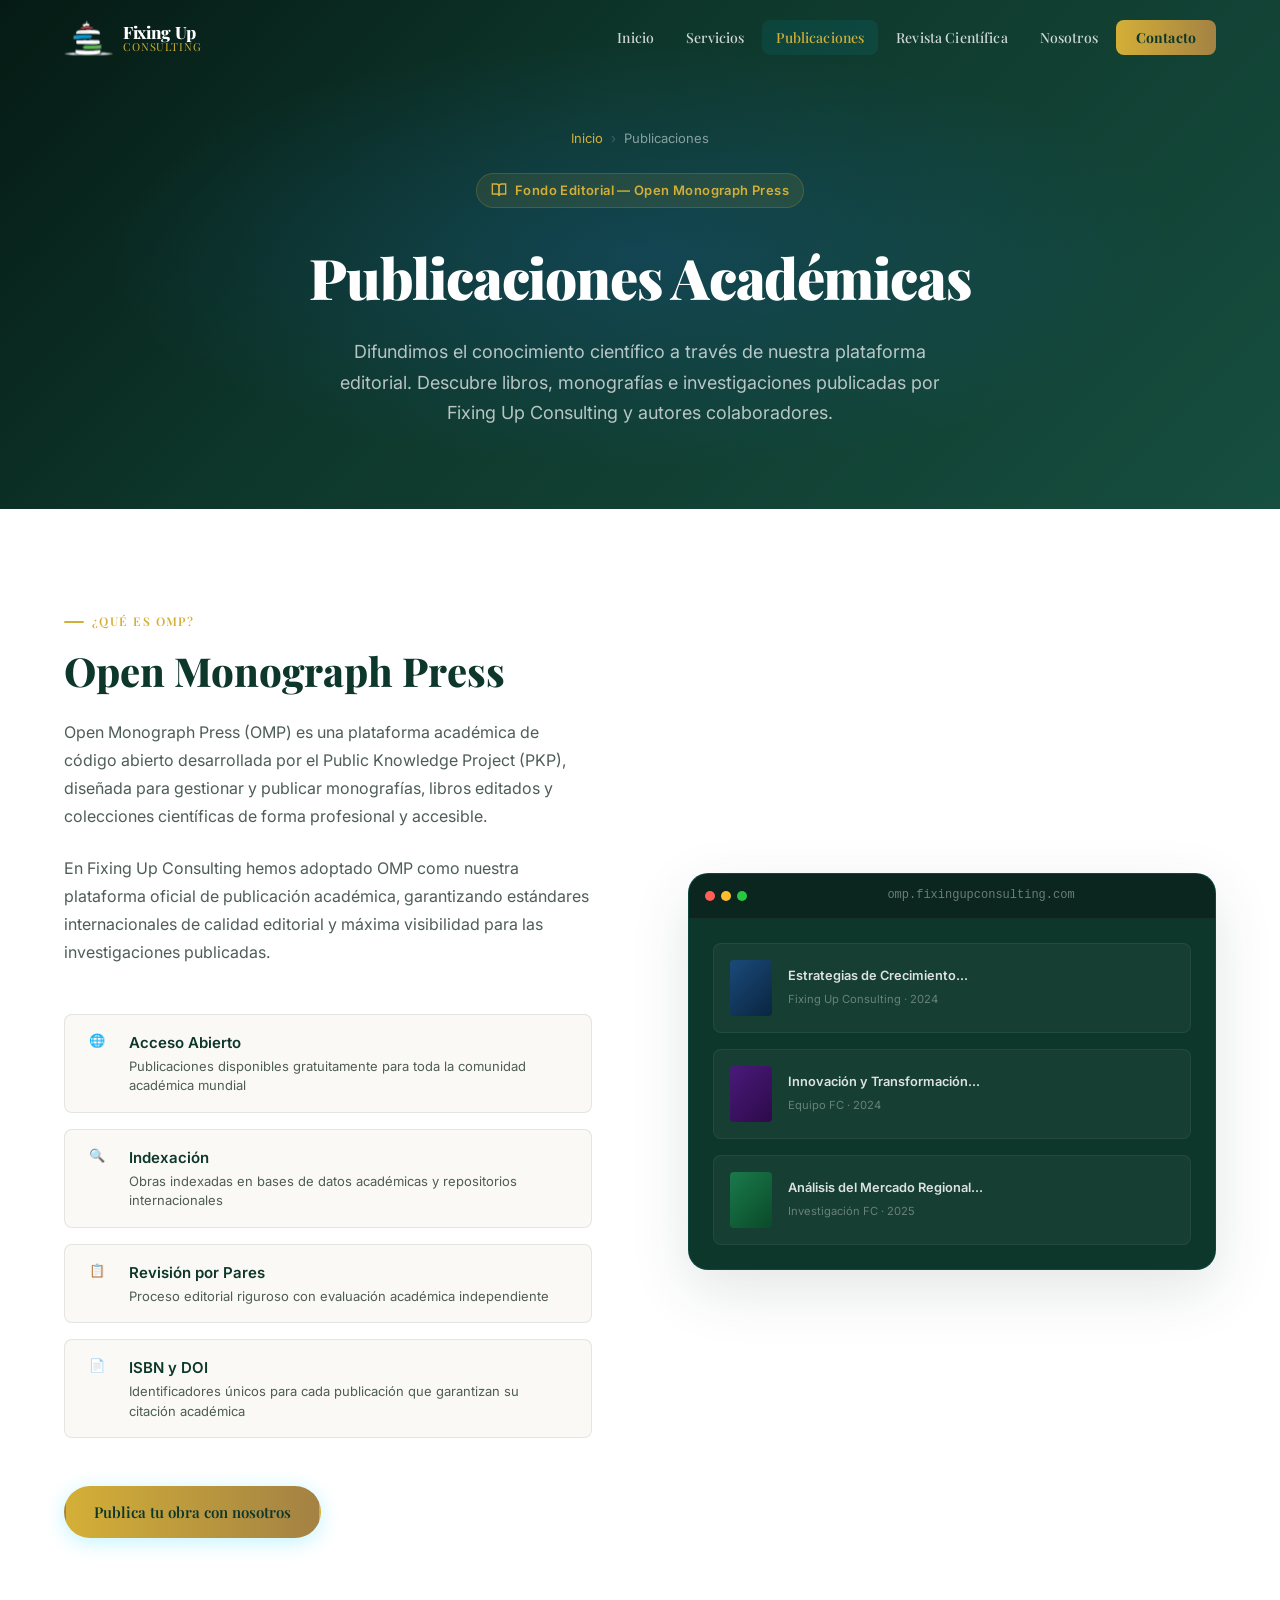
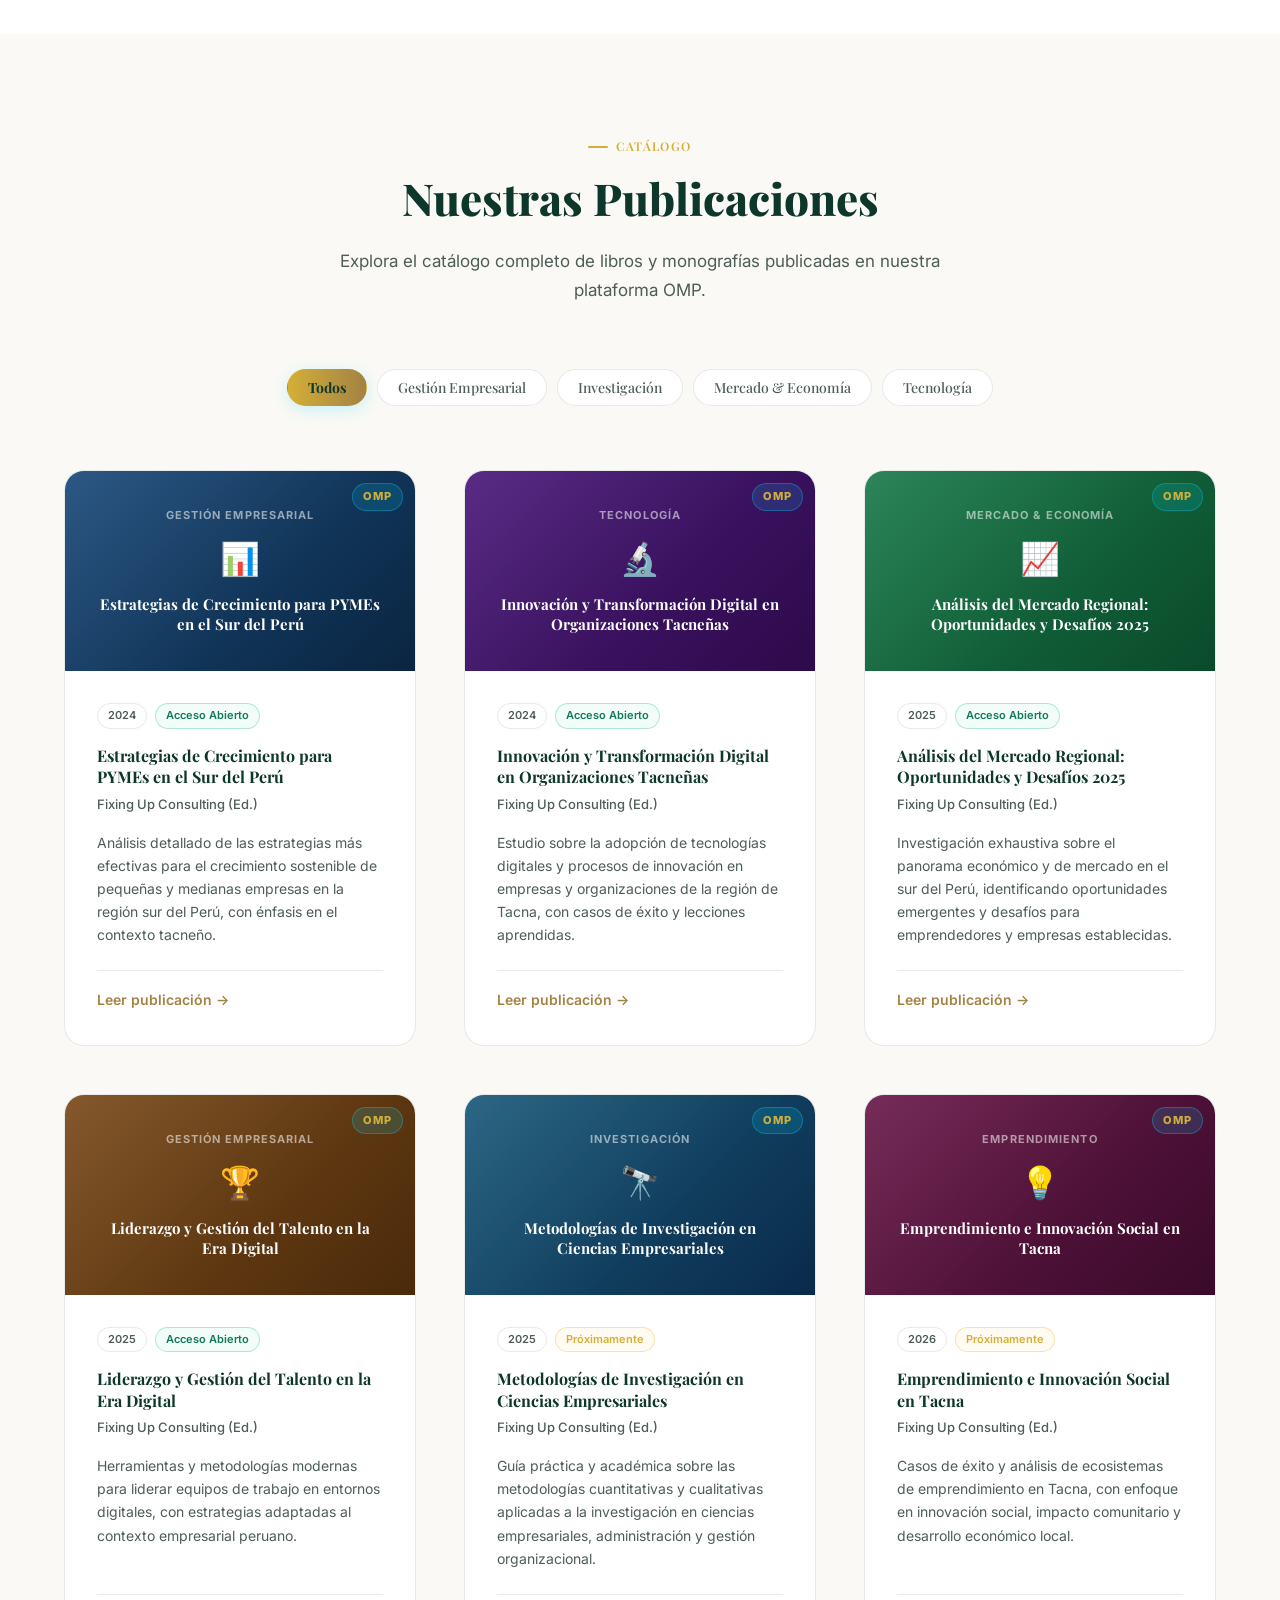
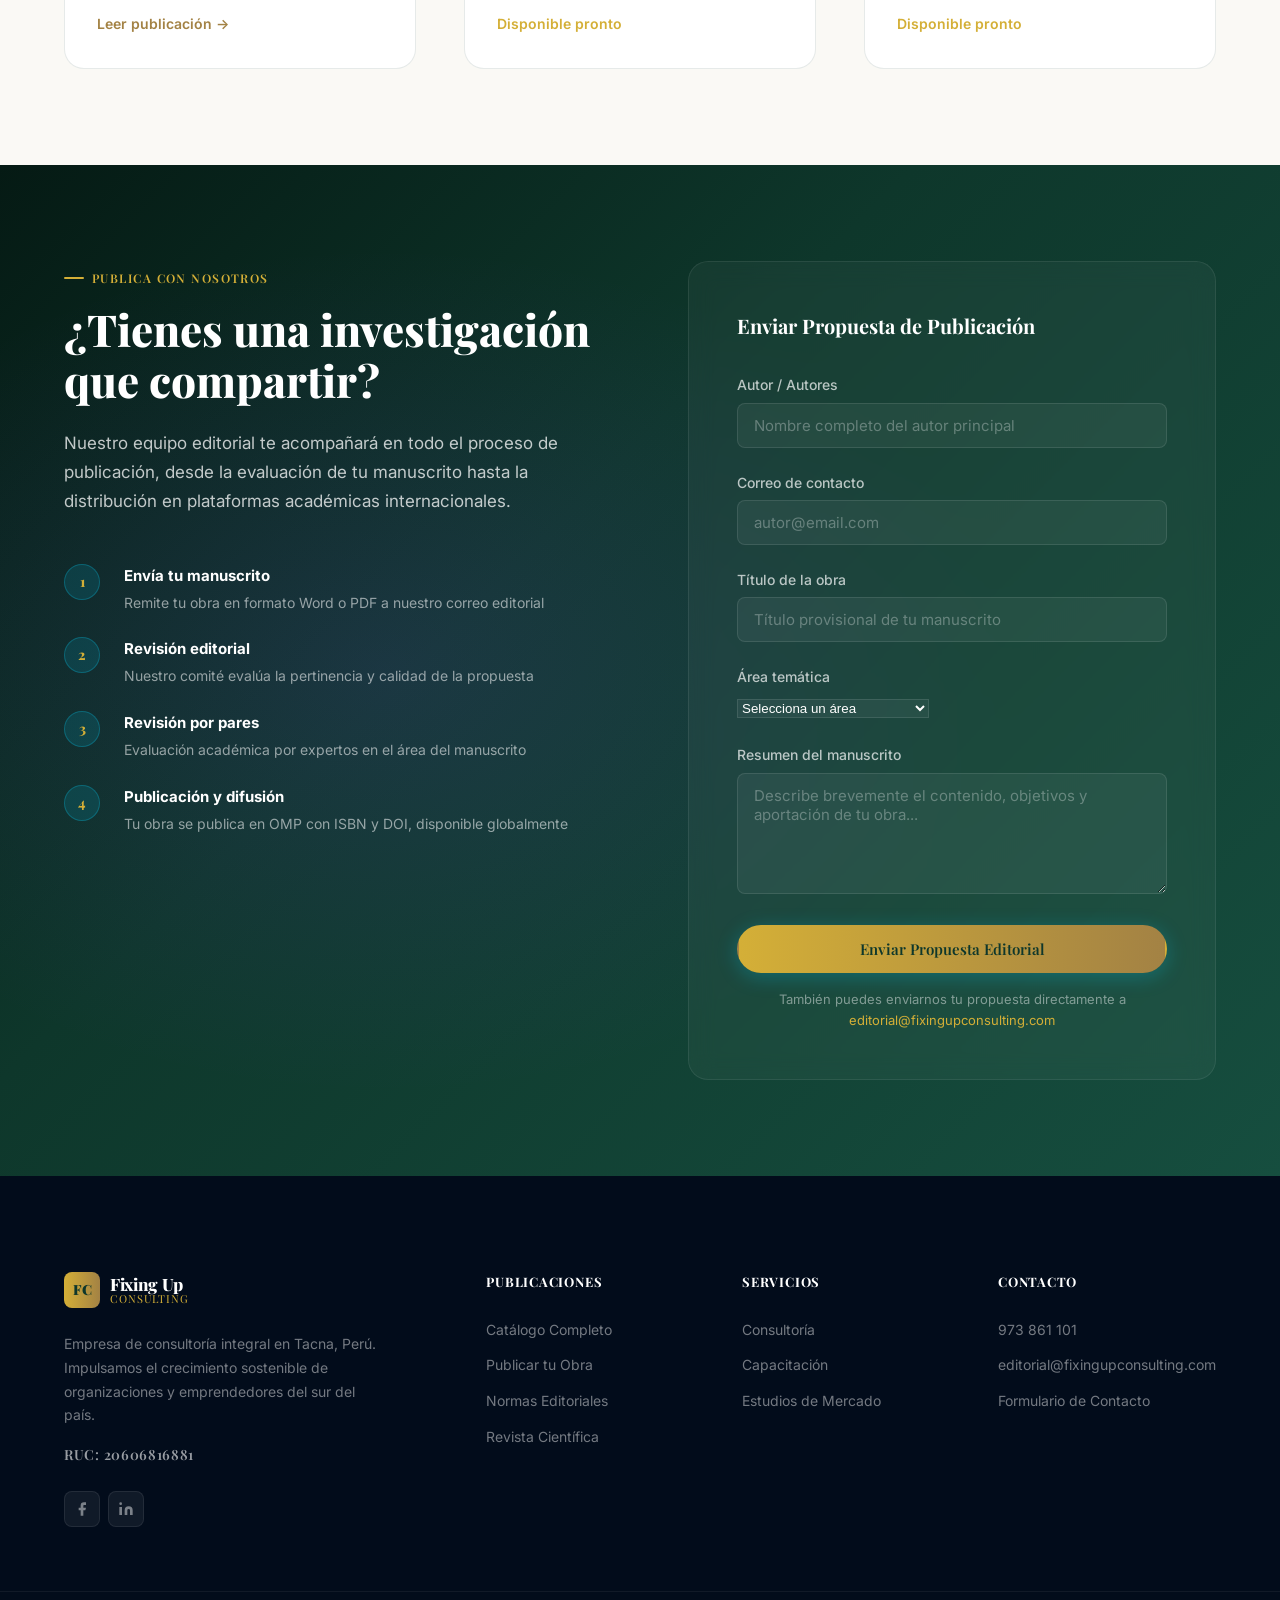
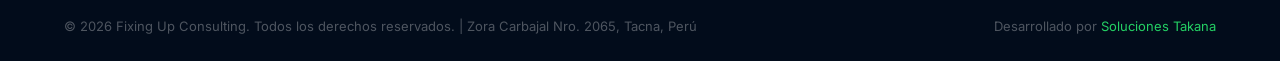
<file: publicaciones.html>
<!DOCTYPE html>
<html lang="es">
<head>
  <meta charset="UTF-8" />
  <meta name="viewport" content="width=device-width, initial-scale=1.0" />
  <title>Publicaciones Académicas | Fondo Editorial OMP — Fixing Up Consulting Tacna</title>
  <meta name="description" content="Descubre los libros y monografías publicados por Fixing Up Consulting en Open Monograph Press (OMP). Investigación académica y científica de calidad desde Tacna, Perú." />
  <meta name="keywords" content="publicaciones académicas Tacna, OMP Open Monograph Press, libros científicos Perú, fondo editorial, investigación académica, Fixing Up Consulting" />
  <link rel="canonical" href="https://fixingupconsulting.com/publicaciones.html" />

  <!-- Open Graph -->
  <meta property="og:title" content="Publicaciones Académicas OMP | Fixing Up Consulting" />
  <meta property="og:description" content="Libros y monografías académicas publicadas por Fixing Up Consulting en Open Monograph Press." />
  <meta property="og:type" content="website" />
  <meta property="og:url" content="https://fixingupconsulting.com/publicaciones.html" />

  <link rel="preconnect" href="https://fonts.googleapis.com" />
  <link rel="preconnect" href="https://fonts.gstatic.com" crossorigin />
  <link href="https://fonts.googleapis.com/css2?family=Inter:wght@300;400;500;600;700;800;900&family=Outfit:wght@300;400;500;600;700;800;900&family=Playfair+Display:ital,wght@0,400..900;1,400..900&display=swap" rel="stylesheet" />
  <!-- Favicon -->
  <link rel="shortcut icon" href="favicon.ico" type="image/x-icon" />
  <link rel="icon" type="image/png" sizes="16x16" href="favicon-16x16.png" />
  <link rel="icon" type="image/png" sizes="32x32" href="favicon-32x32.png" />
  <link rel="apple-touch-icon" sizes="180x180" href="apple-touch-icon.png" />
  <link rel="manifest" href="site.webmanifest" />

  <!-- Stylesheet -->
  <link rel="stylesheet" href="css/styles.css" />
  <link rel="stylesheet" href="css/publicaciones.css" />
</head>
<body>

  <!-- NAVBAR -->
  <nav class="navbar scrolled" id="navbar" role="navigation" aria-label="Navegación principal">
    <div class="nav-container">
      <a href="index.html" class="nav-logo" aria-label="Fixing Up Consulting - Inicio">
        <div class="logo-icon">
          <img src="assets/img/logo-icon.png" alt="Fixing Up Consulting" class="logo-img-icon">
        </div>
        <div class="logo-text">
          <span class="logo-name">Fixing Up</span>
          <span class="logo-sub">Consulting</span>
        </div>
      </a>
      <button class="nav-toggle" id="navToggle" aria-label="Abrir menú" aria-expanded="false">
        <span></span><span></span><span></span>
      </button>
      <ul class="nav-menu" id="navMenu">
        <li><a href="index.html" class="nav-link">Inicio</a></li>
        <li><a href="servicios.html" class="nav-link">Servicios</a></li>
        <li><a href="publicaciones.html" class="nav-link active" aria-current="page">Publicaciones</a></li>
        <li><a href="revista.html" class="nav-link">Revista Científica</a></li>
        <li><a href="nosotros.html" class="nav-link">Nosotros</a></li>
        <li><a href="contacto.html" class="nav-link nav-cta">Contacto</a></li>
      </ul>
    </div>
  </nav>

  <!-- PAGE HEADER -->
  <header class="page-header pub-page-header" aria-labelledby="pubPageTitle">
    <div class="pub-header-particles" id="pubParticles" aria-hidden="true"></div>
    <div class="container">
      <nav class="breadcrumb" aria-label="Ruta de navegación">
        <a href="index.html">Inicio</a>
        <span class="breadcrumb-sep" aria-hidden="true">›</span>
        <span>Publicaciones</span>
      </nav>
      <div class="pub-header-badge">
        <svg width="16" height="16" viewBox="0 0 24 24" fill="none" stroke="currentColor" stroke-width="2" aria-hidden="true">
          <path d="M2 3h6a4 4 0 0 1 4 4v14a3 3 0 0 0-3-3H2z"/><path d="M22 3h-6a4 4 0 0 0-4 4v14a3 3 0 0 1 3-3h7z"/>
        </svg>
        Fondo Editorial — Open Monograph Press
      </div>
      <h1 id="pubPageTitle">Publicaciones Académicas</h1>
      <p>Difundimos el conocimiento científico a través de nuestra plataforma editorial. Descubre libros, monografías e investigaciones publicadas por Fixing Up Consulting y autores colaboradores.</p>
    </div>
  </header>

  <!-- OMP INTRO -->
  <section class="omp-intro section" aria-labelledby="ompTitle">
    <div class="container">
      <div class="omp-intro-grid">
        <div class="omp-info" data-aos="fade-right">
          <span class="section-tag">¿Qué es OMP?</span>
          <h2 id="ompTitle">Open Monograph Press</h2>
          <p>Open Monograph Press (OMP) es una plataforma académica de código abierto desarrollada por el Public Knowledge Project (PKP), diseñada para gestionar y publicar monografías, libros editados y colecciones científicas de forma profesional y accesible.</p>
          <p>En Fixing Up Consulting hemos adoptado OMP como nuestra plataforma oficial de publicación académica, garantizando estándares internacionales de calidad editorial y máxima visibilidad para las investigaciones publicadas.</p>
          <div class="omp-benefits">
            <div class="omp-benefit">
              <span class="omp-benefit-icon" aria-hidden="true">🌐</span>
              <div>
                <strong>Acceso Abierto</strong>
                <span>Publicaciones disponibles gratuitamente para toda la comunidad académica mundial</span>
              </div>
            </div>
            <div class="omp-benefit">
              <span class="omp-benefit-icon" aria-hidden="true">🔍</span>
              <div>
                <strong>Indexación</strong>
                <span>Obras indexadas en bases de datos académicas y repositorios internacionales</span>
              </div>
            </div>
            <div class="omp-benefit">
              <span class="omp-benefit-icon" aria-hidden="true">📋</span>
              <div>
                <strong>Revisión por Pares</strong>
                <span>Proceso editorial riguroso con evaluación académica independiente</span>
              </div>
            </div>
            <div class="omp-benefit">
              <span class="omp-benefit-icon" aria-hidden="true">📄</span>
              <div>
                <strong>ISBN y DOI</strong>
                <span>Identificadores únicos para cada publicación que garantizan su citación académica</span>
              </div>
            </div>
          </div>
          <a href="#submit" class="btn btn-primary" id="submitBookBtn">Publica tu obra con nosotros</a>
        </div>
        <div class="omp-visual" data-aos="fade-left">
          <div class="omp-platform-card">
            <div class="omp-platform-header">
              <div class="omp-platform-dots" aria-hidden="true">
                <span></span><span></span><span></span>
              </div>
              <span>omp.fixingupconsulting.com</span>
            </div>
            <div class="omp-platform-body">
              <div class="omp-book-thumb omp-book-thumb-1">
                <div class="omp-thumb-cover"></div>
                <div class="omp-thumb-info">
                  <div class="omp-thumb-title">Estrategias de Crecimiento...</div>
                  <div class="omp-thumb-meta">Fixing Up Consulting · 2024</div>
                </div>
              </div>
              <div class="omp-book-thumb omp-book-thumb-2">
                <div class="omp-thumb-cover"></div>
                <div class="omp-thumb-info">
                  <div class="omp-thumb-title">Innovación y Transformación...</div>
                  <div class="omp-thumb-meta">Equipo FC · 2024</div>
                </div>
              </div>
              <div class="omp-book-thumb omp-book-thumb-3">
                <div class="omp-thumb-cover"></div>
                <div class="omp-thumb-info">
                  <div class="omp-thumb-title">Análisis del Mercado Regional...</div>
                  <div class="omp-thumb-meta">Investigación FC · 2025</div>
                </div>
              </div>
            </div>
          </div>
        </div>
      </div>
    </div>
  </section>

  <!-- FILTERS -->
  <section class="books-catalog section" id="catalogo" aria-labelledby="catalogTitle">
    <div class="container">
      <div class="section-header" data-aos="fade-up">
        <span class="section-tag">Catálogo</span>
        <h2 class="section-title" id="catalogTitle">Nuestras Publicaciones</h2>
        <p class="section-desc">Explora el catálogo completo de libros y monografías publicadas en nuestra plataforma OMP.</p>
      </div>

      <div class="catalog-filters" role="group" aria-label="Filtros de categoría">
        <button class="filter-btn active" data-filter="all" id="filterAll">Todos</button>
        <button class="filter-btn" data-filter="gestion" id="filterGestion">Gestión Empresarial</button>
        <button class="filter-btn" data-filter="investigacion" id="filterInv">Investigación</button>
        <button class="filter-btn" data-filter="mercado" id="filterMkt">Mercado & Economía</button>
        <button class="filter-btn" data-filter="tecnologia" id="filterTech">Tecnología</button>
      </div>

      <div class="pub-books-grid" id="booksGrid">

        <!-- LIBRO 1 -->
        <article class="pub-book-card" data-category="gestion" data-aos="fade-up" data-aos-delay="100">
          <a href="#" class="pub-book-inner" aria-label="Ver Estrategias de Crecimiento para PYMEs en el Sur del Perú">
            <div class="pub-book-cover" style="--cover-gradient: linear-gradient(135deg, #1a4a7a 0%, #0a2540 100%);">
              <div class="pub-book-3d">
                <span class="pub-cover-cat">Gestión Empresarial</span>
                <div class="pub-cover-icon" aria-hidden="true">📊</div>
                <h3>Estrategias de Crecimiento para PYMEs en el Sur del Perú</h3>
              </div>
              <div class="pub-book-badge-omp">OMP</div>
            </div>
            <div class="pub-book-details">
              <div class="pub-book-meta">
                <span class="pub-tag">2024</span>
                <span class="pub-tag pub-tag-open">Acceso Abierto</span>
              </div>
              <h3 class="pub-book-title">Estrategias de Crecimiento para PYMEs en el Sur del Perú</h3>
              <p class="pub-book-author">Fixing Up Consulting (Ed.)</p>
              <p class="pub-book-desc">Análisis detallado de las estrategias más efectivas para el crecimiento sostenible de pequeñas y medianas empresas en la región sur del Perú, con énfasis en el contexto tacneño.</p>
              <div class="pub-book-footer">
                <span class="pub-read-link">Leer publicación <span aria-hidden="true">→</span></span>
              </div>
            </div>
          </a>
        </article>

        <!-- LIBRO 2 -->
        <article class="pub-book-card" data-category="tecnologia" data-aos="fade-up" data-aos-delay="150">
          <a href="#" class="pub-book-inner" aria-label="Ver Innovación y Transformación Digital en Organizaciones Tacneñas">
            <div class="pub-book-cover" style="--cover-gradient: linear-gradient(135deg, #4a1a7a 0%, #2d0a4a 100%);">
              <div class="pub-book-3d">
                <span class="pub-cover-cat">Tecnología</span>
                <div class="pub-cover-icon" aria-hidden="true">🔬</div>
                <h3>Innovación y Transformación Digital en Organizaciones Tacneñas</h3>
              </div>
              <div class="pub-book-badge-omp">OMP</div>
            </div>
            <div class="pub-book-details">
              <div class="pub-book-meta">
                <span class="pub-tag">2024</span>
                <span class="pub-tag pub-tag-open">Acceso Abierto</span>
              </div>
              <h3 class="pub-book-title">Innovación y Transformación Digital en Organizaciones Tacneñas</h3>
              <p class="pub-book-author">Fixing Up Consulting (Ed.)</p>
              <p class="pub-book-desc">Estudio sobre la adopción de tecnologías digitales y procesos de innovación en empresas y organizaciones de la región de Tacna, con casos de éxito y lecciones aprendidas.</p>
              <div class="pub-book-footer">
                <span class="pub-read-link">Leer publicación <span aria-hidden="true">→</span></span>
              </div>
            </div>
          </a>
        </article>

        <!-- LIBRO 3 -->
        <article class="pub-book-card" data-category="mercado" data-aos="fade-up" data-aos-delay="200">
          <a href="#" class="pub-book-inner" aria-label="Ver Análisis del Mercado Regional">
            <div class="pub-book-cover" style="--cover-gradient: linear-gradient(135deg, #1a7a4a 0%, #0a4a2a 100%);">
              <div class="pub-book-3d">
                <span class="pub-cover-cat">Mercado & Economía</span>
                <div class="pub-cover-icon" aria-hidden="true">📈</div>
                <h3>Análisis del Mercado Regional: Oportunidades y Desafíos 2025</h3>
              </div>
              <div class="pub-book-badge-omp">OMP</div>
            </div>
            <div class="pub-book-details">
              <div class="pub-book-meta">
                <span class="pub-tag">2025</span>
                <span class="pub-tag pub-tag-open">Acceso Abierto</span>
              </div>
              <h3 class="pub-book-title">Análisis del Mercado Regional: Oportunidades y Desafíos 2025</h3>
              <p class="pub-book-author">Fixing Up Consulting (Ed.)</p>
              <p class="pub-book-desc">Investigación exhaustiva sobre el panorama económico y de mercado en el sur del Perú, identificando oportunidades emergentes y desafíos para emprendedores y empresas establecidas.</p>
              <div class="pub-book-footer">
                <span class="pub-read-link">Leer publicación <span aria-hidden="true">→</span></span>
              </div>
            </div>
          </a>
        </article>

        <!-- LIBRO 4 -->
        <article class="pub-book-card" data-category="gestion" data-aos="fade-up" data-aos-delay="250">
          <a href="#" class="pub-book-inner" aria-label="Ver Liderazgo y Gestión del Talento">
            <div class="pub-book-cover" style="--cover-gradient: linear-gradient(135deg, #7a4a1a 0%, #4a2a0a 100%);">
              <div class="pub-book-3d">
                <span class="pub-cover-cat">Gestión Empresarial</span>
                <div class="pub-cover-icon" aria-hidden="true">🏆</div>
                <h3>Liderazgo y Gestión del Talento en la Era Digital</h3>
              </div>
              <div class="pub-book-badge-omp">OMP</div>
            </div>
            <div class="pub-book-details">
              <div class="pub-book-meta">
                <span class="pub-tag">2025</span>
                <span class="pub-tag pub-tag-open">Acceso Abierto</span>
              </div>
              <h3 class="pub-book-title">Liderazgo y Gestión del Talento en la Era Digital</h3>
              <p class="pub-book-author">Fixing Up Consulting (Ed.)</p>
              <p class="pub-book-desc">Herramientas y metodologías modernas para liderar equipos de trabajo en entornos digitales, con estrategias adaptadas al contexto empresarial peruano.</p>
              <div class="pub-book-footer">
                <span class="pub-read-link">Leer publicación <span aria-hidden="true">→</span></span>
              </div>
            </div>
          </a>
        </article>

        <!-- LIBRO 5 -->
        <article class="pub-book-card" data-category="investigacion" data-aos="fade-up" data-aos-delay="100">
          <a href="#" class="pub-book-inner" aria-label="Ver Metodologías de Investigación en Ciencias Empresariales">
            <div class="pub-book-cover" style="--cover-gradient: linear-gradient(135deg, #1a5a7a 0%, #0a2a4a 100%);">
              <div class="pub-book-3d">
                <span class="pub-cover-cat">Investigación</span>
                <div class="pub-cover-icon" aria-hidden="true">🔭</div>
                <h3>Metodologías de Investigación en Ciencias Empresariales</h3>
              </div>
              <div class="pub-book-badge-omp">OMP</div>
            </div>
            <div class="pub-book-details">
              <div class="pub-book-meta">
                <span class="pub-tag">2025</span>
                <span class="pub-tag pub-tag-soon">Próximamente</span>
              </div>
              <h3 class="pub-book-title">Metodologías de Investigación en Ciencias Empresariales</h3>
              <p class="pub-book-author">Fixing Up Consulting (Ed.)</p>
              <p class="pub-book-desc">Guía práctica y académica sobre las metodologías cuantitativas y cualitativas aplicadas a la investigación en ciencias empresariales, administración y gestión organizacional.</p>
              <div class="pub-book-footer">
                <span class="pub-read-link pub-read-link-soon">Disponible pronto</span>
              </div>
            </div>
          </a>
        </article>

        <!-- LIBRO 6 -->
        <article class="pub-book-card" data-category="mercado" data-aos="fade-up" data-aos-delay="150">
          <a href="#" class="pub-book-inner" aria-label="Ver Emprendimiento e Innovación Social en Tacna">
            <div class="pub-book-cover" style="--cover-gradient: linear-gradient(135deg, #6a1a4a 0%, #3a0a2a 100%);">
              <div class="pub-book-3d">
                <span class="pub-cover-cat">Emprendimiento</span>
                <div class="pub-cover-icon" aria-hidden="true">💡</div>
                <h3>Emprendimiento e Innovación Social en Tacna</h3>
              </div>
              <div class="pub-book-badge-omp">OMP</div>
            </div>
            <div class="pub-book-details">
              <div class="pub-book-meta">
                <span class="pub-tag">2026</span>
                <span class="pub-tag pub-tag-soon">Próximamente</span>
              </div>
              <h3 class="pub-book-title">Emprendimiento e Innovación Social en Tacna</h3>
              <p class="pub-book-author">Fixing Up Consulting (Ed.)</p>
              <p class="pub-book-desc">Casos de éxito y análisis de ecosistemas de emprendimiento en Tacna, con enfoque en innovación social, impacto comunitario y desarrollo económico local.</p>
              <div class="pub-book-footer">
                <span class="pub-read-link pub-read-link-soon">Disponible pronto</span>
              </div>
            </div>
          </a>
        </article>

      </div>
    </div>
  </section>

  <!-- SUBMIT / NORMAS -->
  <section class="submit-section section" id="submit" aria-labelledby="submitTitle">
    <div class="submit-bg" aria-hidden="true"></div>
    <div class="container">
      <div class="submit-grid">
        <div class="submit-info" data-aos="fade-right">
          <span class="section-tag light">Publica con Nosotros</span>
          <h2 class="section-title light" id="submitTitle">¿Tienes una investigación que compartir?</h2>
          <p class="section-desc light">Nuestro equipo editorial te acompañará en todo el proceso de publicación, desde la evaluación de tu manuscrito hasta la distribución en plataformas académicas internacionales.</p>
          <div class="submit-steps">
            <div class="submit-step">
              <div class="step-num" aria-hidden="true">1</div>
              <div>
                <strong>Envía tu manuscrito</strong>
                <span>Remite tu obra en formato Word o PDF a nuestro correo editorial</span>
              </div>
            </div>
            <div class="submit-step">
              <div class="step-num" aria-hidden="true">2</div>
              <div>
                <strong>Revisión editorial</strong>
                <span>Nuestro comité evalúa la pertinencia y calidad de la propuesta</span>
              </div>
            </div>
            <div class="submit-step">
              <div class="step-num" aria-hidden="true">3</div>
              <div>
                <strong>Revisión por pares</strong>
                <span>Evaluación académica por expertos en el área del manuscrito</span>
              </div>
            </div>
            <div class="submit-step">
              <div class="step-num" aria-hidden="true">4</div>
              <div>
                <strong>Publicación y difusión</strong>
                <span>Tu obra se publica en OMP con ISBN y DOI, disponible globalmente</span>
              </div>
            </div>
          </div>
        </div>
        <div class="submit-form-wrap" data-aos="fade-left">
          <form class="submit-form" id="submitManuscriptForm" novalidate>
            <h3>Enviar Propuesta de Publicación</h3>
            <div class="form-group">
              <label for="smAuthor">Autor / Autores</label>
              <input type="text" id="smAuthor" name="author" placeholder="Nombre completo del autor principal" required />
            </div>
            <div class="form-group">
              <label for="smEmail">Correo de contacto</label>
              <input type="email" id="smEmail" name="email" placeholder="autor@email.com" required />
            </div>
            <div class="form-group">
              <label for="smTitle">Título de la obra</label>
              <input type="text" id="smTitle" name="title" placeholder="Título provisional de tu manuscrito" required />
            </div>
            <div class="form-group">
              <label for="smCategory">Área temática</label>
              <select id="smCategory" name="category">
                <option value="">Selecciona un área</option>
                <option value="gestion">Gestión Empresarial</option>
                <option value="investigacion">Investigación Científica</option>
                <option value="mercado">Mercado y Economía</option>
                <option value="tecnologia">Tecnología e Innovación</option>
                <option value="derecho">Derecho y Ciencias Sociales</option>
                <option value="otro">Otro</option>
              </select>
            </div>
            <div class="form-group">
              <label for="smAbstract">Resumen del manuscrito</label>
              <textarea id="smAbstract" name="abstract" rows="5" placeholder="Describe brevemente el contenido, objetivos y aportación de tu obra..."></textarea>
            </div>
            <button type="submit" class="btn btn-primary btn-full" id="submitManuscriptBtn">Enviar Propuesta Editorial</button>
            <p class="submit-note">También puedes enviarnos tu propuesta directamente a <a href="mailto:editorial@fixingupconsulting.com">editorial@fixingupconsulting.com</a></p>
          </form>
        </div>
      </div>
    </div>
  </section>

  <!-- FOOTER -->
  <footer class="footer" role="contentinfo">
    <div class="footer-main">
      <div class="container">
        <div class="footer-grid">
          <div class="footer-brand">
            <a href="index.html" class="footer-logo" aria-label="Fixing Up Consulting">
              <div class="logo-icon-sm">FC</div>
              <div class="logo-text">
                <span class="logo-name">Fixing Up</span>
                <span class="logo-sub">Consulting</span>
              </div>
            </a>
            <p>Empresa de consultoría integral en Tacna, Perú. Impulsamos el crecimiento sostenible de organizaciones y emprendedores del sur del país.</p>
            <p class="footer-ruc">RUC: 20606816881</p>
            <div class="footer-social" aria-label="Redes sociales">
              <a href="#" class="social-link" id="footerFb2" aria-label="Facebook">
                <svg viewBox="0 0 24 24" fill="currentColor"><path d="M18 2h-3a5 5 0 00-5 5v3H7v4h3v8h4v-8h3l1-4h-4V7a1 1 0 011-1h3z"/></svg>
              </a>
              <a href="#" class="social-link" id="footerLi2" aria-label="LinkedIn">
                <svg viewBox="0 0 24 24" fill="currentColor"><path d="M16 8a6 6 0 016 6v7h-4v-7a2 2 0 00-2-2 2 2 0 00-2 2v7h-4v-7a6 6 0 016-6zM2 9h4v12H2z"/><circle cx="4" cy="4" r="2"/></svg>
              </a>
            </div>
          </div>
          <div class="footer-nav-col">
            <h4>Publicaciones</h4>
            <ul>
              <li><a href="#catalogo">Catálogo Completo</a></li>
              <li><a href="#submit">Publicar tu Obra</a></li>
              <li><a href="#normas">Normas Editoriales</a></li>
              <li><a href="revista.html">Revista Científica</a></li>
            </ul>
          </div>
          <div class="footer-nav-col">
            <h4>Servicios</h4>
            <ul>
              <li><a href="servicios.html">Consultoría</a></li>
              <li><a href="servicios.html#capacitacion">Capacitación</a></li>
              <li><a href="servicios.html#mercado">Estudios de Mercado</a></li>
            </ul>
          </div>
          <div class="footer-nav-col">
            <h4>Contacto</h4>
            <ul>
              <li><a href="tel:+51973861101">973 861 101</a></li>
              <li><a href="mailto:editorial@fixingupconsulting.com">editorial@fixingupconsulting.com</a></li>
              <li><a href="contacto.html">Formulario de Contacto</a></li>
            </ul>
          </div>
        </div>
      </div>
    </div>
    <div class="footer-bottom">
      <div class="container">
        <p>© <span id="footerYear">2025</span> Fixing Up Consulting. Todos los derechos reservados. | Zora Carbajal Nro. 2065, Tacna, Perú</p>
        <p>Desarrollado por <a href="https://solucionestakana.space" target="_blank" rel="noopener">Soluciones Takana</a></p>
      </div>
    </div>
  </footer>

  <script src="js/main.js"></script>
  <script src="js/publicaciones.js"></script>
</body>
</html>
</file>
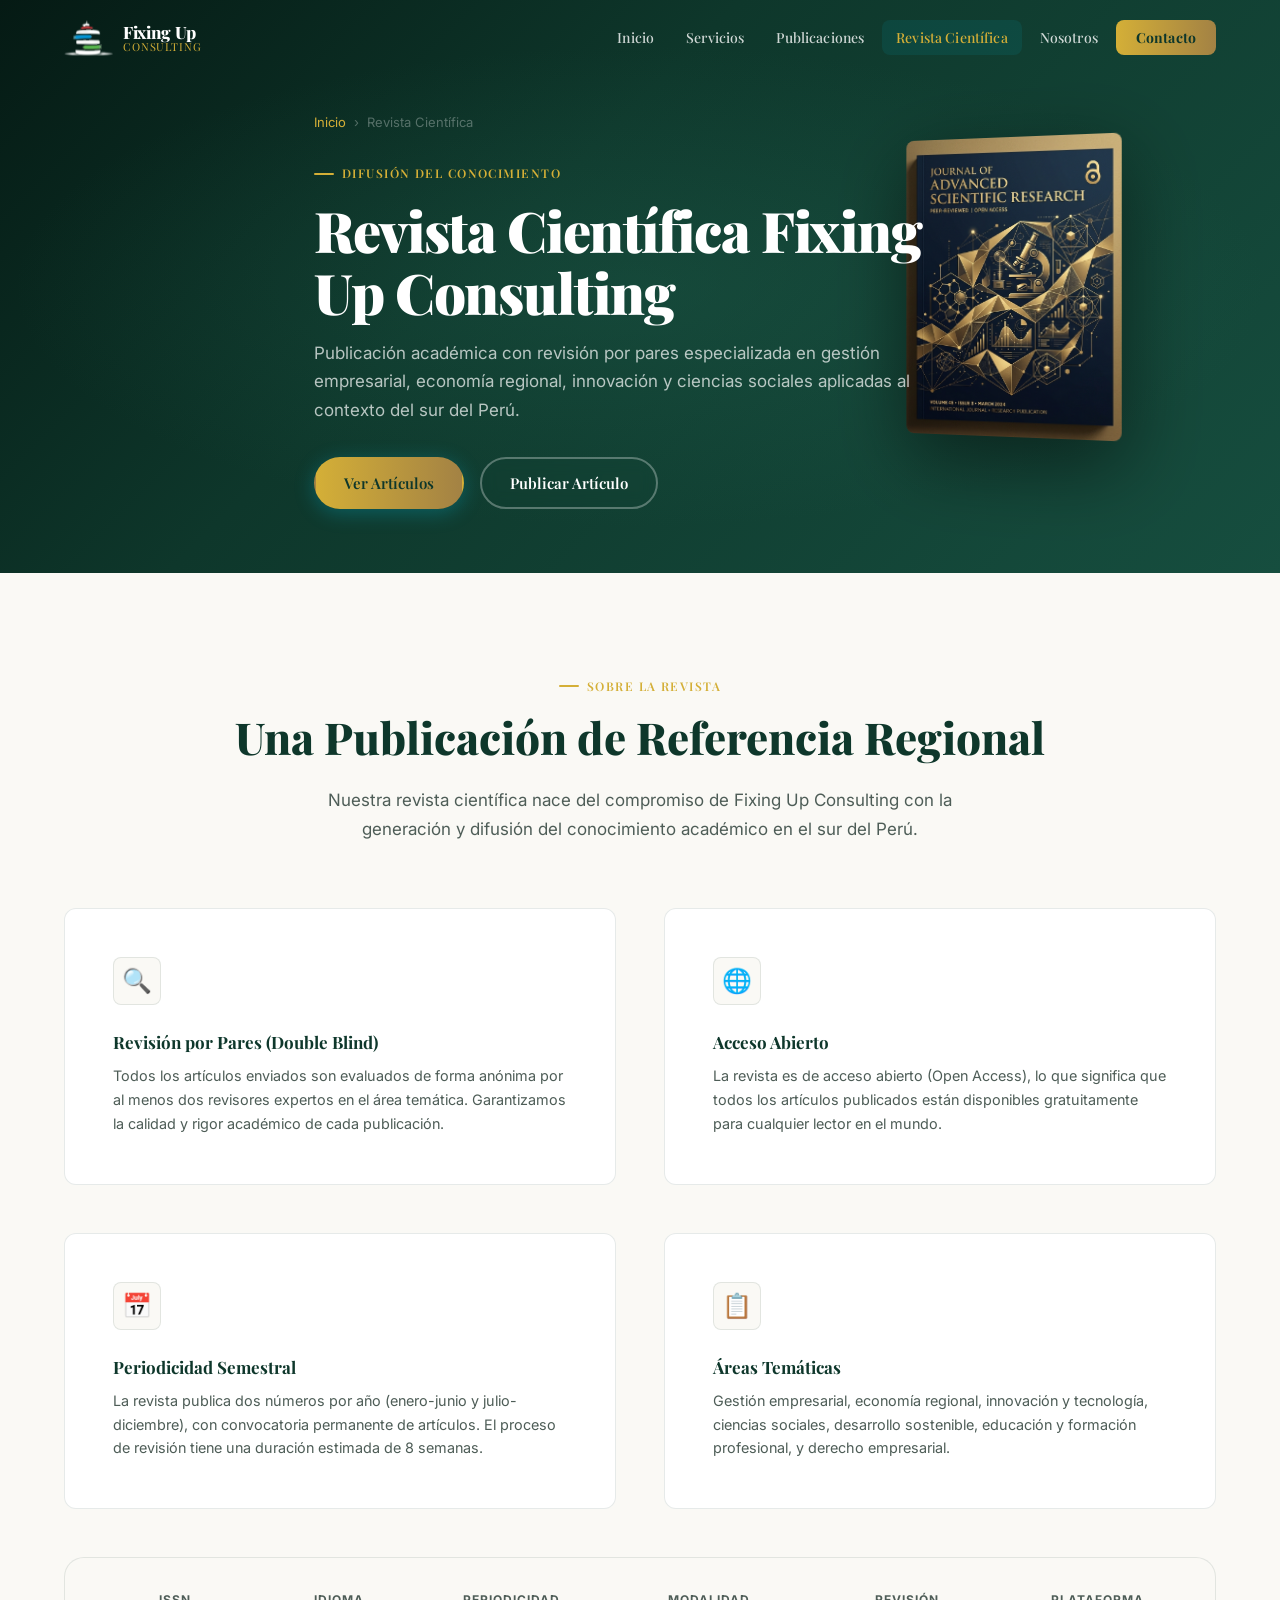
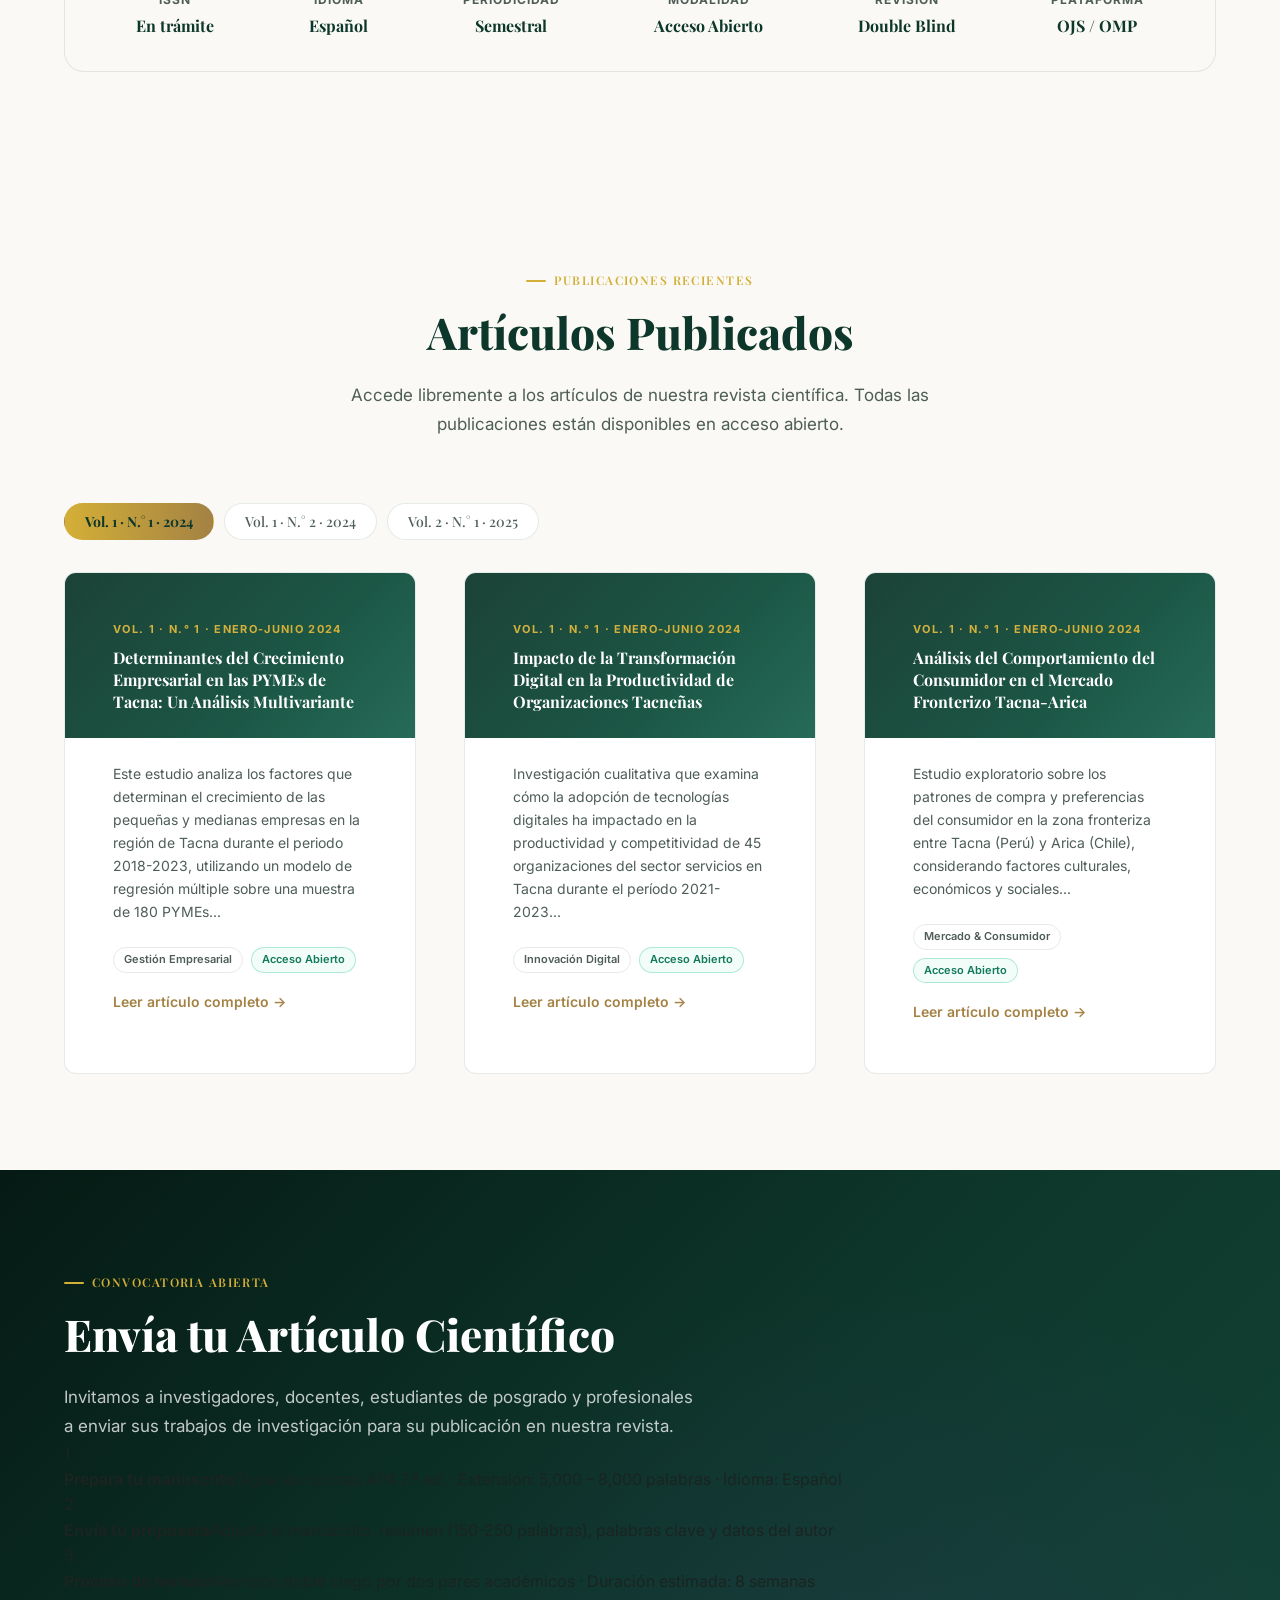
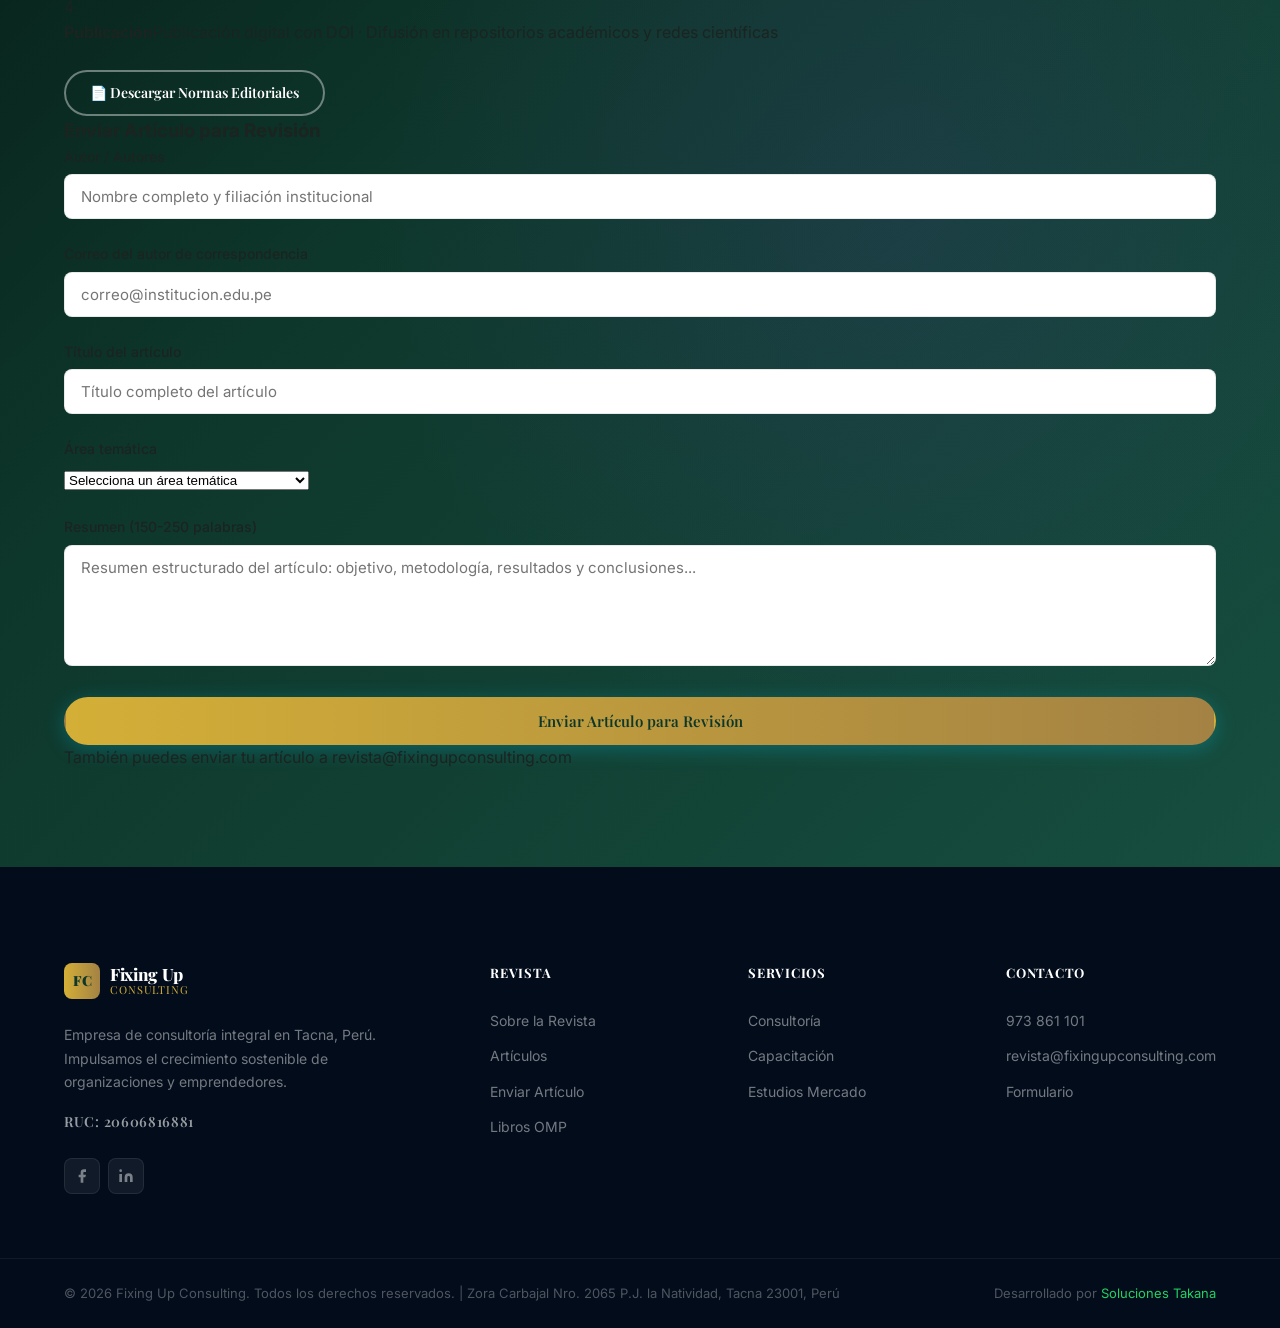
<file: revista.html>
<!DOCTYPE html>
<html lang="es">
<head>
  <meta charset="UTF-8" />
  <meta name="viewport" content="width=device-width, initial-scale=1.0" />
  <title>Revista Científica | Investigación Académica — Fixing Up Consulting Tacna</title>
  <meta name="description" content="Revista Científica de Fixing Up Consulting: publicaciones académicas con revisión por pares sobre gestión empresarial, economía regional, innovación y ciencias sociales en Tacna, Perú." />
  <meta name="keywords" content="revista científica Tacna, publicaciones académicas Peru, investigación científica Tacna, gestión empresarial revista, ciencias sociales Peru" />
  <link rel="canonical" href="https://fixingupconsulting.com/revista.html" />
  <meta property="og:title" content="Revista Científica | Fixing Up Consulting" />
  <meta property="og:description" content="Publicaciones académicas con revisión por pares sobre gestión, economía e innovación en el sur del Perú." />
  <meta property="og:type" content="website" />
  <link rel="preconnect" href="https://fonts.googleapis.com" />
  <link rel="preconnect" href="https://fonts.gstatic.com" crossorigin />
  <link href="https://fonts.googleapis.com/css2?family=Inter:wght@300;400;500;600;700;800;900&family=Outfit:wght@300;400;500;600;700;800;900&family=Playfair+Display:ital,wght@0,400..900;1,400..900&display=swap" rel="stylesheet" />
  <!-- Favicon -->
  <link rel="shortcut icon" href="favicon.ico" type="image/x-icon" />
  <link rel="icon" type="image/png" sizes="16x16" href="favicon-16x16.png" />
  <link rel="icon" type="image/png" sizes="32x32" href="favicon-32x32.png" />
  <link rel="apple-touch-icon" sizes="180x180" href="apple-touch-icon.png" />
  <link rel="manifest" href="site.webmanifest" />

  <!-- Stylesheet -->
  <link rel="stylesheet" href="css/styles.css" />
  <link rel="stylesheet" href="css/inner-pages.css" />
</head>
<body>

  <nav class="navbar scrolled" id="navbar" role="navigation" aria-label="Navegación principal">
    <div class="nav-container">
      <a href="index.html" class="nav-logo" aria-label="Fixing Up Consulting">
        <div class="logo-icon">
          <img src="assets/img/logo-icon.png" alt="Fixing Up Consulting" class="logo-img-icon">
        </div>
        <div class="logo-text">
          <span class="logo-name">Fixing Up</span>
          <span class="logo-sub">Consulting</span>
        </div>
      </a>
      <button class="nav-toggle" id="navToggle" aria-label="Menú" aria-expanded="false"><span></span><span></span><span></span></button>
      <ul class="nav-menu" id="navMenu">
        <li><a href="index.html" class="nav-link">Inicio</a></li>
        <li><a href="servicios.html" class="nav-link">Servicios</a></li>
        <li><a href="publicaciones.html" class="nav-link">Publicaciones</a></li>
        <li><a href="revista.html" class="nav-link active" aria-current="page">Revista Científica</a></li>
        <li><a href="nosotros.html" class="nav-link">Nosotros</a></li>
        <li><a href="contacto.html" class="nav-link nav-cta">Contacto</a></li>
      </ul>
    </div>
  </nav>

  <!-- HERO -->
  <header class="inner-hero" style="position:relative;overflow:hidden;" aria-labelledby="revistaTitle">
    <div class="journal-hero-visual" aria-hidden="true">
      <div class="journal-cover-mockup">
        <img src="assets/img/scientific-journal.jpg" alt="Portada de la Revista Científica Fixing Up Consulting" />
      </div>
    </div>
    <div class="container" style="position:relative;z-index:2;max-width:700px;">
      <nav class="inner-hero-breadcrumb" aria-label="Ruta">
        <a href="index.html">Inicio</a><span>›</span><span>Revista Científica</span>
      </nav>
      <span class="section-tag">Difusión del Conocimiento</span>
      <h1 id="revistaTitle">Revista Científica Fixing Up Consulting</h1>
      <p>Publicación académica con revisión por pares especializada en gestión empresarial, economía regional, innovación y ciencias sociales aplicadas al contexto del sur del Perú.</p>
      <div style="display:flex;gap:1rem;flex-wrap:wrap;margin-top:2rem;">
        <a href="#articulos" class="btn btn-primary" id="revArticulosBtn">Ver Artículos</a>
        <a href="#enviar-articulo" class="btn btn-outline" id="revEnviarBtn">Publicar Artículo</a>
      </div>
    </div>
  </header>

  <!-- JOURNAL INFO -->
  <section class="section" id="sobre-revista" aria-labelledby="journalInfoTitle">
    <div class="container">
      <div class="section-header" data-aos="fade-up">
        <span class="section-tag">Sobre la Revista</span>
        <h2 class="section-title" id="journalInfoTitle">Una Publicación de Referencia Regional</h2>
        <p class="section-desc">Nuestra revista científica nace del compromiso de Fixing Up Consulting con la generación y difusión del conocimiento académico en el sur del Perú.</p>
      </div>
      <div class="journal-info-grid">
        <div class="journal-info-card" data-aos="fade-up" data-aos-delay="100">
          <div class="journal-info-icon" aria-hidden="true">🔍</div>
          <h3>Revisión por Pares (Double Blind)</h3>
          <p>Todos los artículos enviados son evaluados de forma anónima por al menos dos revisores expertos en el área temática. Garantizamos la calidad y rigor académico de cada publicación.</p>
        </div>
        <div class="journal-info-card" data-aos="fade-up" data-aos-delay="150">
          <div class="journal-info-icon" aria-hidden="true">🌐</div>
          <h3>Acceso Abierto</h3>
          <p>La revista es de acceso abierto (Open Access), lo que significa que todos los artículos publicados están disponibles gratuitamente para cualquier lector en el mundo.</p>
        </div>
        <div class="journal-info-card" data-aos="fade-up" data-aos-delay="200">
          <div class="journal-info-icon" aria-hidden="true">📅</div>
          <h3>Periodicidad Semestral</h3>
          <p>La revista publica dos números por año (enero-junio y julio-diciembre), con convocatoria permanente de artículos. El proceso de revisión tiene una duración estimada de 8 semanas.</p>
        </div>
        <div class="journal-info-card" data-aos="fade-up" data-aos-delay="250">
          <div class="journal-info-icon" aria-hidden="true">📋</div>
          <h3>Áreas Temáticas</h3>
          <p>Gestión empresarial, economía regional, innovación y tecnología, ciencias sociales, desarrollo sostenible, educación y formación profesional, y derecho empresarial.</p>
        </div>
      </div>

      <!-- ISSN / INDEXING BANNER -->
      <div class="journal-meta-band" data-aos="fade-up">
        <div class="journal-meta-item">
          <span class="jm-label">ISSN</span>
          <span class="jm-value">En trámite</span>
        </div>
        <div class="journal-meta-item">
          <span class="jm-label">Idioma</span>
          <span class="jm-value">Español</span>
        </div>
        <div class="journal-meta-item">
          <span class="jm-label">Periodicidad</span>
          <span class="jm-value">Semestral</span>
        </div>
        <div class="journal-meta-item">
          <span class="jm-label">Modalidad</span>
          <span class="jm-value">Acceso Abierto</span>
        </div>
        <div class="journal-meta-item">
          <span class="jm-label">Revisión</span>
          <span class="jm-value">Double Blind</span>
        </div>
        <div class="journal-meta-item">
          <span class="jm-label">Plataforma</span>
          <span class="jm-value">OJS / OMP</span>
        </div>
      </div>
    </div>
  </section>

  <!-- ARTICLES -->
  <section class="section" id="articulos" style="background:var(--c-bg);" aria-labelledby="articlesTitle">
    <div class="container">
      <div class="section-header" data-aos="fade-up">
        <span class="section-tag">Publicaciones Recientes</span>
        <h2 class="section-title" id="articlesTitle">Artículos Publicados</h2>
        <p class="section-desc">Accede libremente a los artículos de nuestra revista científica. Todas las publicaciones están disponibles en acceso abierto.</p>
      </div>

      <!-- VOLUME SELECTOR -->
      <div class="volume-selector" role="group" aria-label="Seleccionar volumen">
        <button class="vol-btn active" data-vol="v1" id="vol1Btn">Vol. 1 · N.° 1 · 2024</button>
        <button class="vol-btn" data-vol="v2" id="vol2Btn">Vol. 1 · N.° 2 · 2024</button>
        <button class="vol-btn" data-vol="v3" id="vol3Btn">Vol. 2 · N.° 1 · 2025</button>
      </div>

      <div class="articles-grid" id="articlesGrid">

        <article class="article-card" data-vol="v1" data-aos="fade-up" data-aos-delay="100">
          <div class="article-header">
            <div class="article-volume">Vol. 1 · N.° 1 · Enero-Junio 2024</div>
            <h3>Determinantes del Crecimiento Empresarial en las PYMEs de Tacna: Un Análisis Multivariante</h3>
          </div>
          <div class="article-body">
            <p class="article-abstract">Este estudio analiza los factores que determinan el crecimiento de las pequeñas y medianas empresas en la región de Tacna durante el periodo 2018-2023, utilizando un modelo de regresión múltiple sobre una muestra de 180 PYMEs...</p>
            <div class="article-meta">
              <span class="article-tag">Gestión Empresarial</span>
              <span class="article-tag article-open">Acceso Abierto</span>
            </div>
            <a href="#" class="article-link" id="art1Link">Leer artículo completo →</a>
          </div>
        </article>

        <article class="article-card" data-vol="v1" data-aos="fade-up" data-aos-delay="150">
          <div class="article-header">
            <div class="article-volume">Vol. 1 · N.° 1 · Enero-Junio 2024</div>
            <h3>Impacto de la Transformación Digital en la Productividad de Organizaciones Tacneñas</h3>
          </div>
          <div class="article-body">
            <p class="article-abstract">Investigación cualitativa que examina cómo la adopción de tecnologías digitales ha impactado en la productividad y competitividad de 45 organizaciones del sector servicios en Tacna durante el período 2021-2023...</p>
            <div class="article-meta">
              <span class="article-tag">Innovación Digital</span>
              <span class="article-tag article-open">Acceso Abierto</span>
            </div>
            <a href="#" class="article-link" id="art2Link">Leer artículo completo →</a>
          </div>
        </article>

        <article class="article-card" data-vol="v1" data-aos="fade-up" data-aos-delay="200">
          <div class="article-header">
            <div class="article-volume">Vol. 1 · N.° 1 · Enero-Junio 2024</div>
            <h3>Análisis del Comportamiento del Consumidor en el Mercado Fronterizo Tacna-Arica</h3>
          </div>
          <div class="article-body">
            <p class="article-abstract">Estudio exploratorio sobre los patrones de compra y preferencias del consumidor en la zona fronteriza entre Tacna (Perú) y Arica (Chile), considerando factores culturales, económicos y sociales...</p>
            <div class="article-meta">
              <span class="article-tag">Mercado & Consumidor</span>
              <span class="article-tag article-open">Acceso Abierto</span>
            </div>
            <a href="#" class="article-link" id="art3Link">Leer artículo completo →</a>
          </div>
        </article>

        <article class="article-card" data-vol="v2" data-aos="fade-up" data-aos-delay="100" style="display:none">
          <div class="article-header">
            <div class="article-volume">Vol. 1 · N.° 2 · Julio-Diciembre 2024</div>
            <h3>Gestión del Talento Humano en Contextos de Incertidumbre: El Caso de las Empresas Tacneñas</h3>
          </div>
          <div class="article-body">
            <p class="article-abstract">Esta investigación analiza las estrategias de gestión del talento humano adoptadas por organizaciones tacneñas frente a los contextos de incertidumbre económica post-pandemia, con énfasis en retención y desarrollo...</p>
            <div class="article-meta">
              <span class="article-tag">Recursos Humanos</span>
              <span class="article-tag article-open">Acceso Abierto</span>
            </div>
            <a href="#" class="article-link" id="art4Link">Leer artículo completo →</a>
          </div>
        </article>

        <article class="article-card" data-vol="v2" data-aos="fade-up" data-aos-delay="150" style="display:none">
          <div class="article-header">
            <div class="article-volume">Vol. 1 · N.° 2 · Julio-Diciembre 2024</div>
            <h3>Economía Social y Solidaria en el Sur del Perú: Experiencias y Perspectivas</h3>
          </div>
          <div class="article-body">
            <p class="article-abstract">Análisis de las experiencias de economía social y solidaria en las regiones de Tacna, Moquegua y Puno, identificando factores de éxito, barreras institucionales y oportunidades de desarrollo...</p>
            <div class="article-meta">
              <span class="article-tag">Economía Regional</span>
              <span class="article-tag article-open">Acceso Abierto</span>
            </div>
            <a href="#" class="article-link" id="art5Link">Leer artículo completo →</a>
          </div>
        </article>

        <article class="article-card" data-vol="v3" data-aos="fade-up" data-aos-delay="100" style="display:none">
          <div class="article-header" style="background:linear-gradient(135deg,#1a7a4a,#059669)">
            <div class="article-volume">Vol. 2 · N.° 1 · Enero-Junio 2025</div>
            <h3>Innovación en PYMEs del Sector Minero-Comercial en la Macrorregión Sur del Perú</h3>
          </div>
          <div class="article-body">
            <p class="article-abstract">Investigación que explora los procesos de innovación adoptados por PYMEs vinculadas al sector minero-comercial en el sur del Perú, analizando sus capacidades innovadoras y su impacto en la competitividad...</p>
            <div class="article-meta">
              <span class="article-tag">Innovación Empresarial</span>
              <span class="article-tag article-open">Acceso Abierto</span>
            </div>
            <a href="#" class="article-link" id="art6Link">Leer artículo completo →</a>
          </div>
        </article>

      </div>
    </div>
  </section>

  <!-- SEND ARTICLE -->
  <section class="section" id="enviar-articulo" style="background:var(--g-hero);position:relative;overflow:hidden;" aria-labelledby="sendArticleTitle">
    <div style="position:absolute;inset:0;background:radial-gradient(ellipse 60% 60% at 70% 50%, rgba(124,58,237,0.1) 0%,transparent 70%);pointer-events:none;" aria-hidden="true"></div>
    <div class="container">
      <div class="submit-grid" style="position:relative;z-index:2;">
        <div class="submit-info" data-aos="fade-right">
          <span class="section-tag light">Convocatoria Abierta</span>
          <h2 class="section-title light" id="sendArticleTitle">Envía tu Artículo Científico</h2>
          <p class="section-desc light">Invitamos a investigadores, docentes, estudiantes de posgrado y profesionales a enviar sus trabajos de investigación para su publicación en nuestra revista.</p>
          <div class="submit-steps">
            <div class="submit-step">
              <div class="step-num">1</div>
              <div><strong>Prepara tu manuscrito</strong><span>Sigue las normas APA 7.ª ed. · Extensión: 5,000 – 8,000 palabras · Idioma: Español</span></div>
            </div>
            <div class="submit-step">
              <div class="step-num">2</div>
              <div><strong>Envía tu propuesta</strong><span>Adjunta el manuscrito, resumen (150-250 palabras), palabras clave y datos del autor</span></div>
            </div>
            <div class="submit-step">
              <div class="step-num">3</div>
              <div><strong>Proceso de revisión</strong><span>Revisión doble ciego por dos pares académicos · Duración estimada: 8 semanas</span></div>
            </div>
            <div class="submit-step">
              <div class="step-num">4</div>
              <div><strong>Publicación</strong><span>Publicación digital con DOI · Difusión en repositorios académicos y redes científicas</span></div>
            </div>
          </div>
          <div style="margin-top:1.5rem;">
            <a href="assets/normas-editoriales.pdf" class="btn btn-outline-light" id="downloadNormasBtn" target="_blank">
              📄 Descargar Normas Editoriales
            </a>
          </div>
        </div>
        <div class="submit-form-wrap" data-aos="fade-left">
          <form class="submit-form" id="sendArticleForm" novalidate>
            <h3>Enviar Artículo para Revisión</h3>
            <div class="form-group">
              <label for="artAuthor">Autor / Autores</label>
              <input type="text" id="artAuthor" name="author" placeholder="Nombre completo y filiación institucional" required />
            </div>
            <div class="form-group">
              <label for="artEmail">Correo del autor de correspondencia</label>
              <input type="email" id="artEmail" name="email" placeholder="correo@institucion.edu.pe" required />
            </div>
            <div class="form-group">
              <label for="artTitle">Título del artículo</label>
              <input type="text" id="artTitle" name="title" placeholder="Título completo del artículo" required />
            </div>
            <div class="form-group">
              <label for="artArea">Área temática</label>
              <select id="artArea" name="area">
                <option value="">Selecciona un área temática</option>
                <option>Gestión Empresarial y Administración</option>
                <option>Economía Regional y Desarrollo</option>
                <option>Innovación y Tecnología</option>
                <option>Ciencias Sociales</option>
                <option>Educación y Formación Profesional</option>
                <option>Derecho Empresarial</option>
                <option>Otra área</option>
              </select>
            </div>
            <div class="form-group">
              <label for="artAbstract">Resumen (150-250 palabras)</label>
              <textarea id="artAbstract" name="abstract" rows="5" placeholder="Resumen estructurado del artículo: objetivo, metodología, resultados y conclusiones..."></textarea>
            </div>
            <button type="submit" class="btn btn-primary btn-full" id="sendArticleBtn">Enviar Artículo para Revisión</button>
            <p class="submit-note">También puedes enviar tu artículo a <a href="mailto:revista@fixingupconsulting.com">revista@fixingupconsulting.com</a></p>
          </form>
        </div>
      </div>
    </div>
  </section>

  <!-- FOOTER -->
  <footer class="footer" role="contentinfo">
    <div class="footer-main"><div class="container"><div class="footer-grid">
      <div class="footer-brand">
        <a href="index.html" class="footer-logo"><div class="logo-icon-sm">FC</div><div class="logo-text"><span class="logo-name">Fixing Up</span><span class="logo-sub">Consulting</span></div></a>
        <p>Empresa de consultoría integral en Tacna, Perú. Impulsamos el crecimiento sostenible de organizaciones y emprendedores.</p>
        <p class="footer-ruc">RUC: 20606816881</p>
        <div class="footer-social" aria-label="Redes sociales">
          <a href="#" class="social-link" aria-label="Facebook"><svg viewBox="0 0 24 24" fill="currentColor"><path d="M18 2h-3a5 5 0 00-5 5v3H7v4h3v8h4v-8h3l1-4h-4V7a1 1 0 011-1h3z"/></svg></a>
          <a href="#" class="social-link" aria-label="LinkedIn"><svg viewBox="0 0 24 24" fill="currentColor"><path d="M16 8a6 6 0 016 6v7h-4v-7a2 2 0 00-2-2 2 2 0 00-2 2v7h-4v-7a6 6 0 016-6zM2 9h4v12H2z"/><circle cx="4" cy="4" r="2"/></svg></a>
        </div>
      </div>
      <div class="footer-nav-col"><h4>Revista</h4><ul>
        <li><a href="#sobre-revista">Sobre la Revista</a></li>
        <li><a href="#articulos">Artículos</a></li>
        <li><a href="#enviar-articulo">Enviar Artículo</a></li>
        <li><a href="publicaciones.html">Libros OMP</a></li>
      </ul></div>
      <div class="footer-nav-col"><h4>Servicios</h4><ul>
        <li><a href="servicios.html">Consultoría</a></li>
        <li><a href="servicios.html#capacitacion">Capacitación</a></li>
        <li><a href="servicios.html#mercado">Estudios Mercado</a></li>
      </ul></div>
      <div class="footer-nav-col"><h4>Contacto</h4><ul>
        <li><a href="tel:+51973861101">973 861 101</a></li>
        <li><a href="mailto:revista@fixingupconsulting.com">revista@fixingupconsulting.com</a></li>
        <li><a href="contacto.html">Formulario</a></li>
      </ul></div>
    </div></div></div>
    <div class="footer-bottom"><div class="container">
      <p>© <span id="footerYear">2025</span> Fixing Up Consulting. Todos los derechos reservados. | Zora Carbajal Nro. 2065 P.J. la Natividad, Tacna 23001, Perú</p>
      <p>Desarrollado por <a href="https://solucionestakana.space" target="_blank" rel="noopener">Soluciones Takana</a></p>
    </div></div>
  </footer>

  <script src="js/main.js"></script>
  <script>
  // Volume selector
  document.addEventListener('DOMContentLoaded', () => {
    const volBtns = document.querySelectorAll('.vol-btn');
    const articles = document.querySelectorAll('.article-card');
    volBtns.forEach(btn => {
      btn.addEventListener('click', () => {
        volBtns.forEach(b => b.classList.remove('active'));
        btn.classList.add('active');
        const vol = btn.dataset.vol;
        articles.forEach(a => {
          a.style.display = (a.dataset.vol === vol) ? 'block' : 'none';
        });
      });
    });

    // Article form
    const form = document.getElementById('sendArticleForm');
    if (form) {
      form.addEventListener('submit', e => {
        e.preventDefault();
        const btn = form.querySelector('[type=submit]');
        btn.textContent = '✓ Artículo enviado para revisión';
        btn.disabled = true;
        btn.style.background = 'linear-gradient(90deg,#10b981,#059669)';
        form.reset();
        setTimeout(() => {
          btn.textContent = 'Enviar Artículo para Revisión';
          btn.disabled = false;
          btn.style.background = '';
        }, 4000);
      });
    }
  });
  </script>

  <style>
  .journal-meta-band {
    display: flex;
    justify-content: space-around;
    flex-wrap: wrap;
    gap: 1rem;
    background: var(--c-bg);
    border: 1px solid var(--c-border);
    border-radius: var(--radius-xl);
    padding: 2rem;
    margin-top: 3rem;
  }
  .journal-meta-item { display:flex; flex-direction:column; align-items:center; gap:4px; }
  .jm-label { font-size:.75rem; font-weight:700; text-transform:uppercase; letter-spacing:.08em; color:var(--c-text-muted); }
  .jm-value { font-family:var(--font-display); font-size:1rem; font-weight:700; color:var(--c-navy); }

  .volume-selector { display:flex; flex-wrap:wrap; gap:10px; margin-bottom:2rem; }
  .vol-btn { padding:.5rem 1.25rem; border-radius:var(--radius-pill); font-family:var(--font-display); font-size:.875rem; font-weight:500; color:var(--c-text-muted); border:1.5px solid var(--c-border); background:var(--c-white); cursor:pointer; transition:all var(--t-normal); }
  .vol-btn:hover,.vol-btn.active { background:var(--c-navy); color:var(--c-white); border-color:var(--c-navy); }
  .vol-btn.active { background:var(--g-accent); color:var(--c-navy); border-color:transparent; font-weight:700; }
  </style>
</body>
</html>
</file>
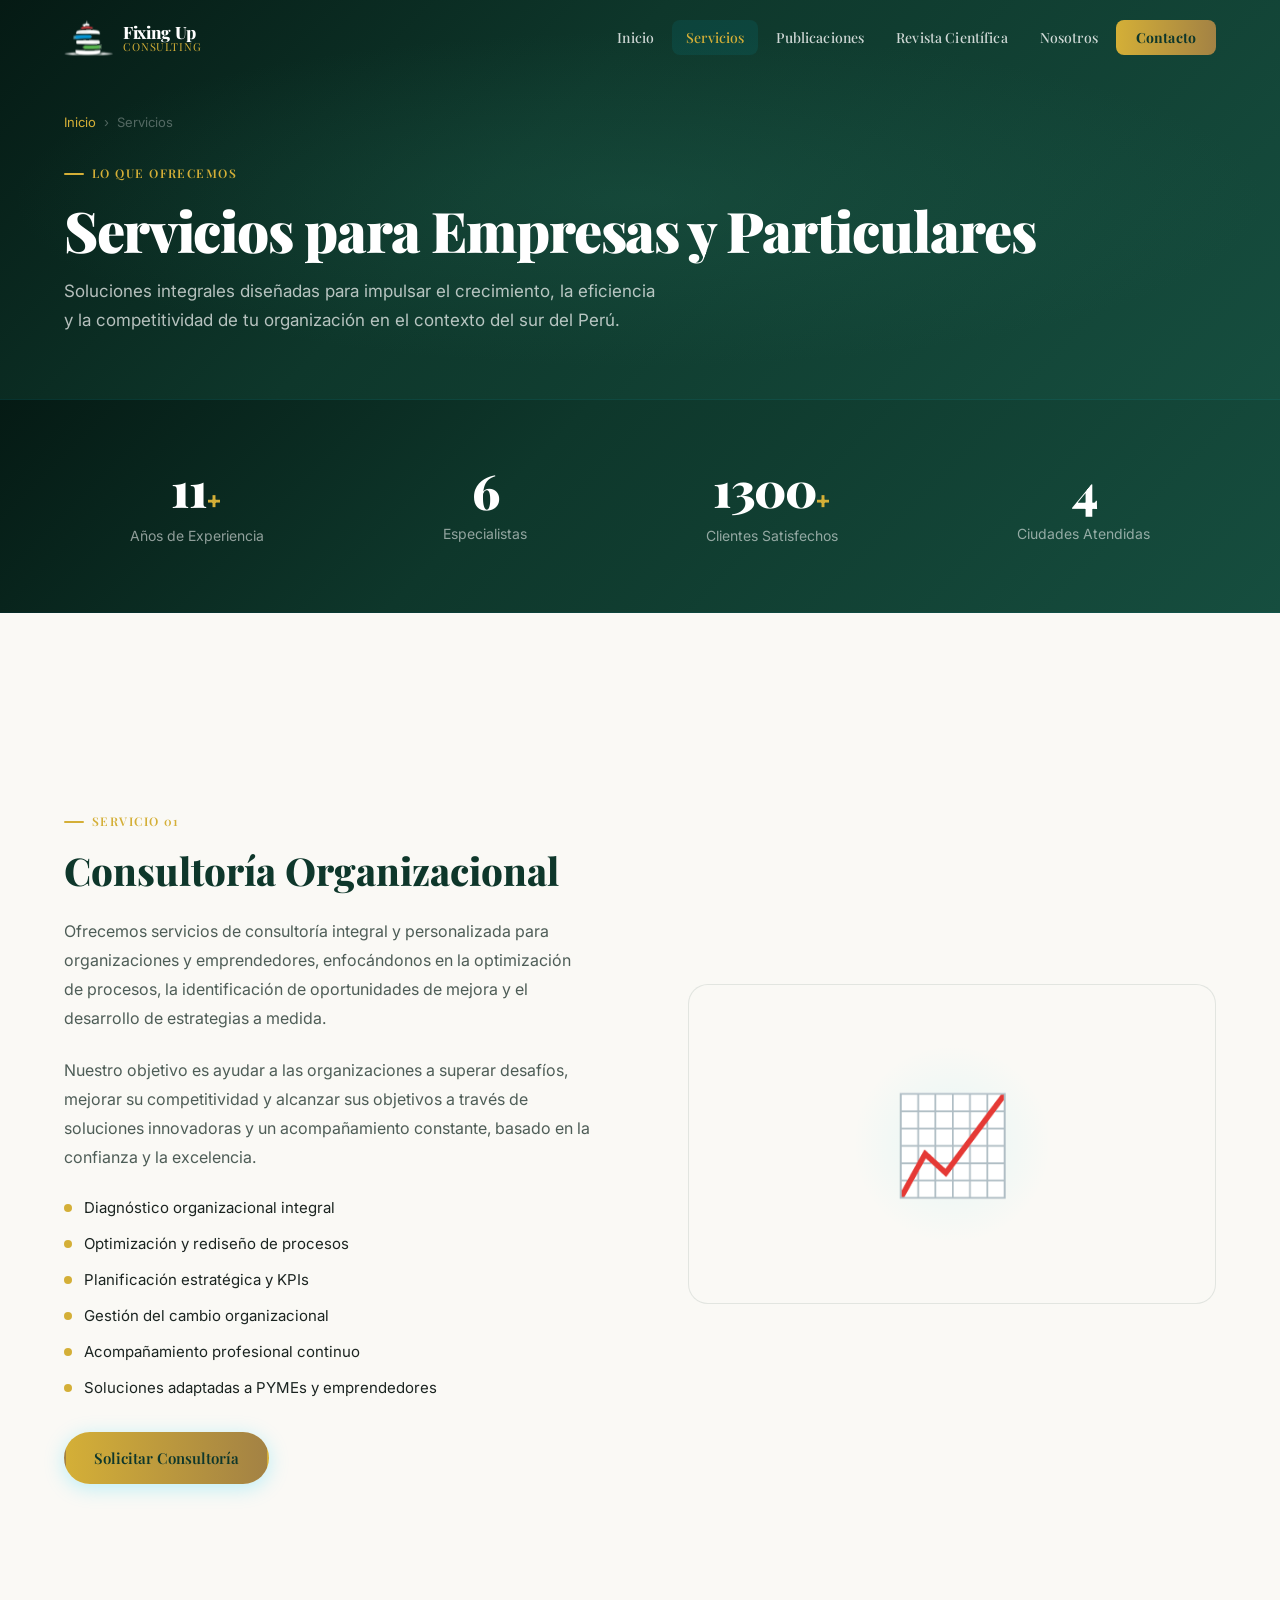
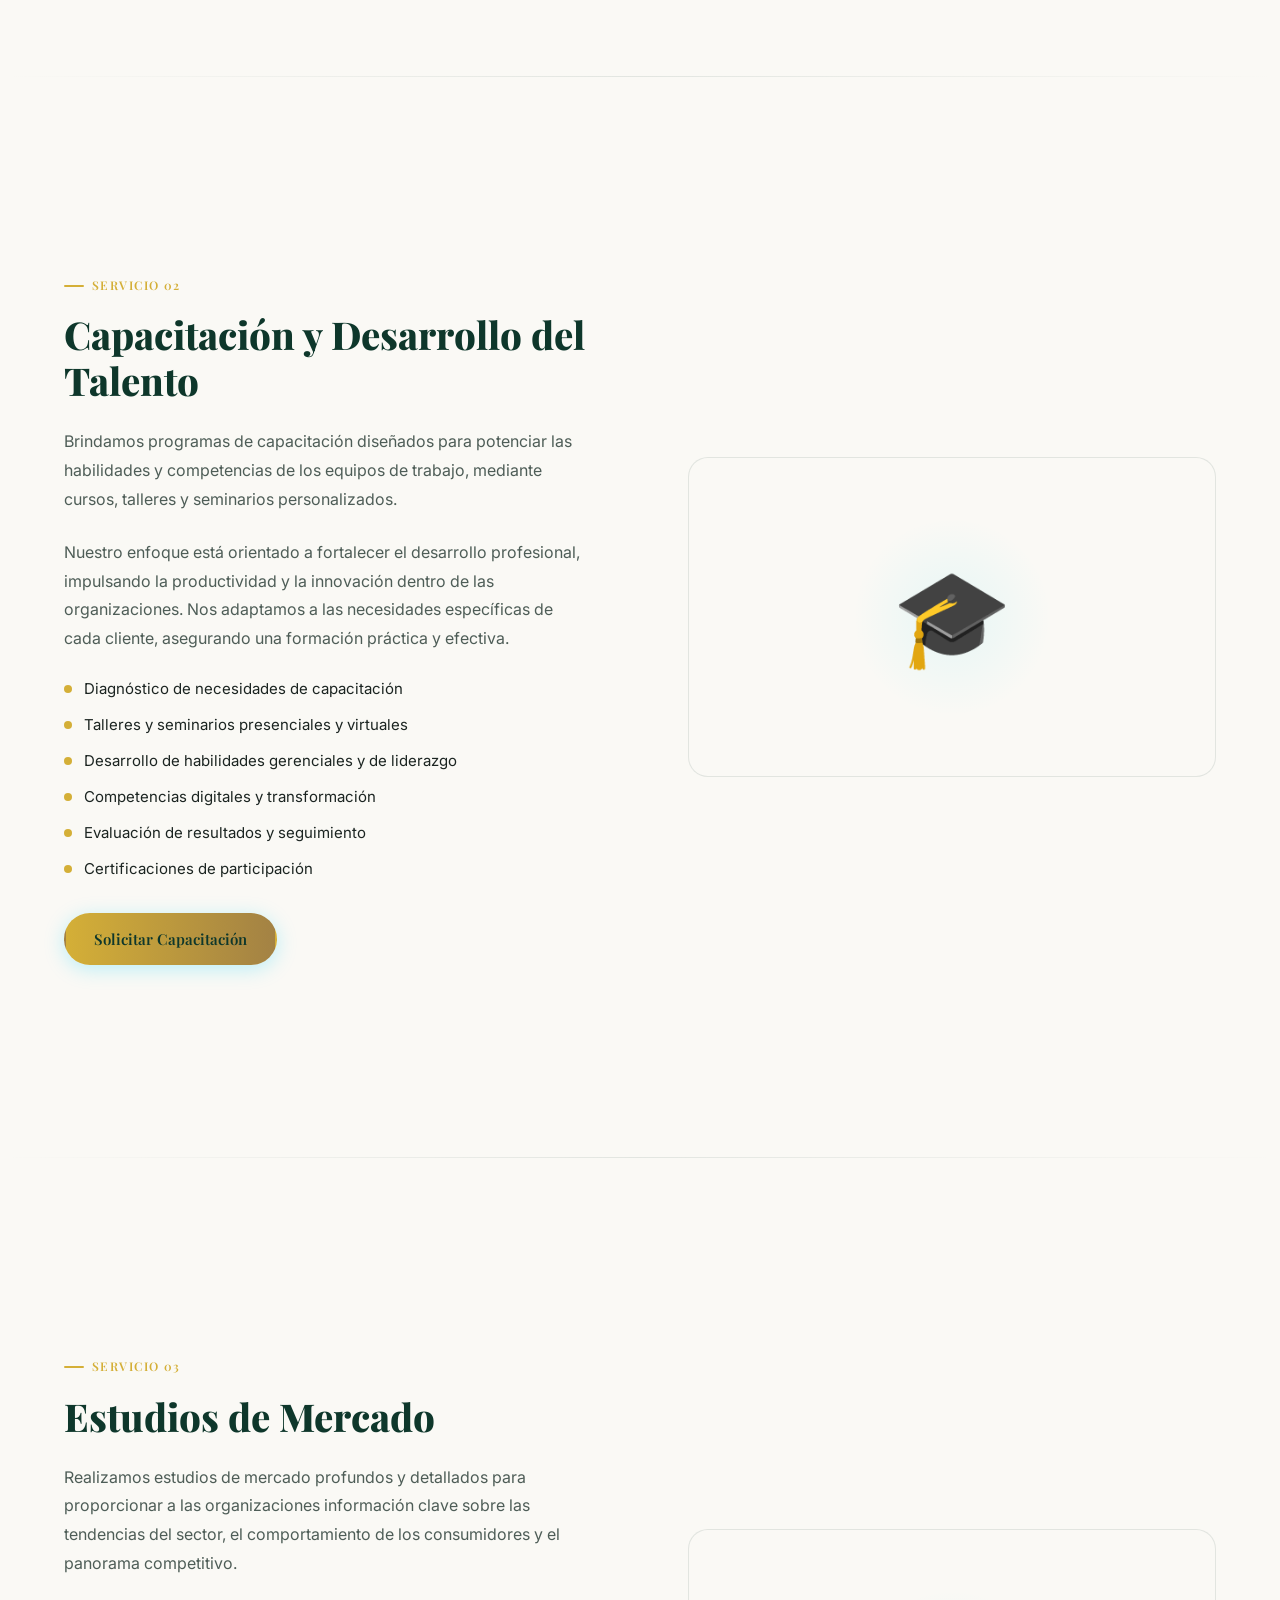
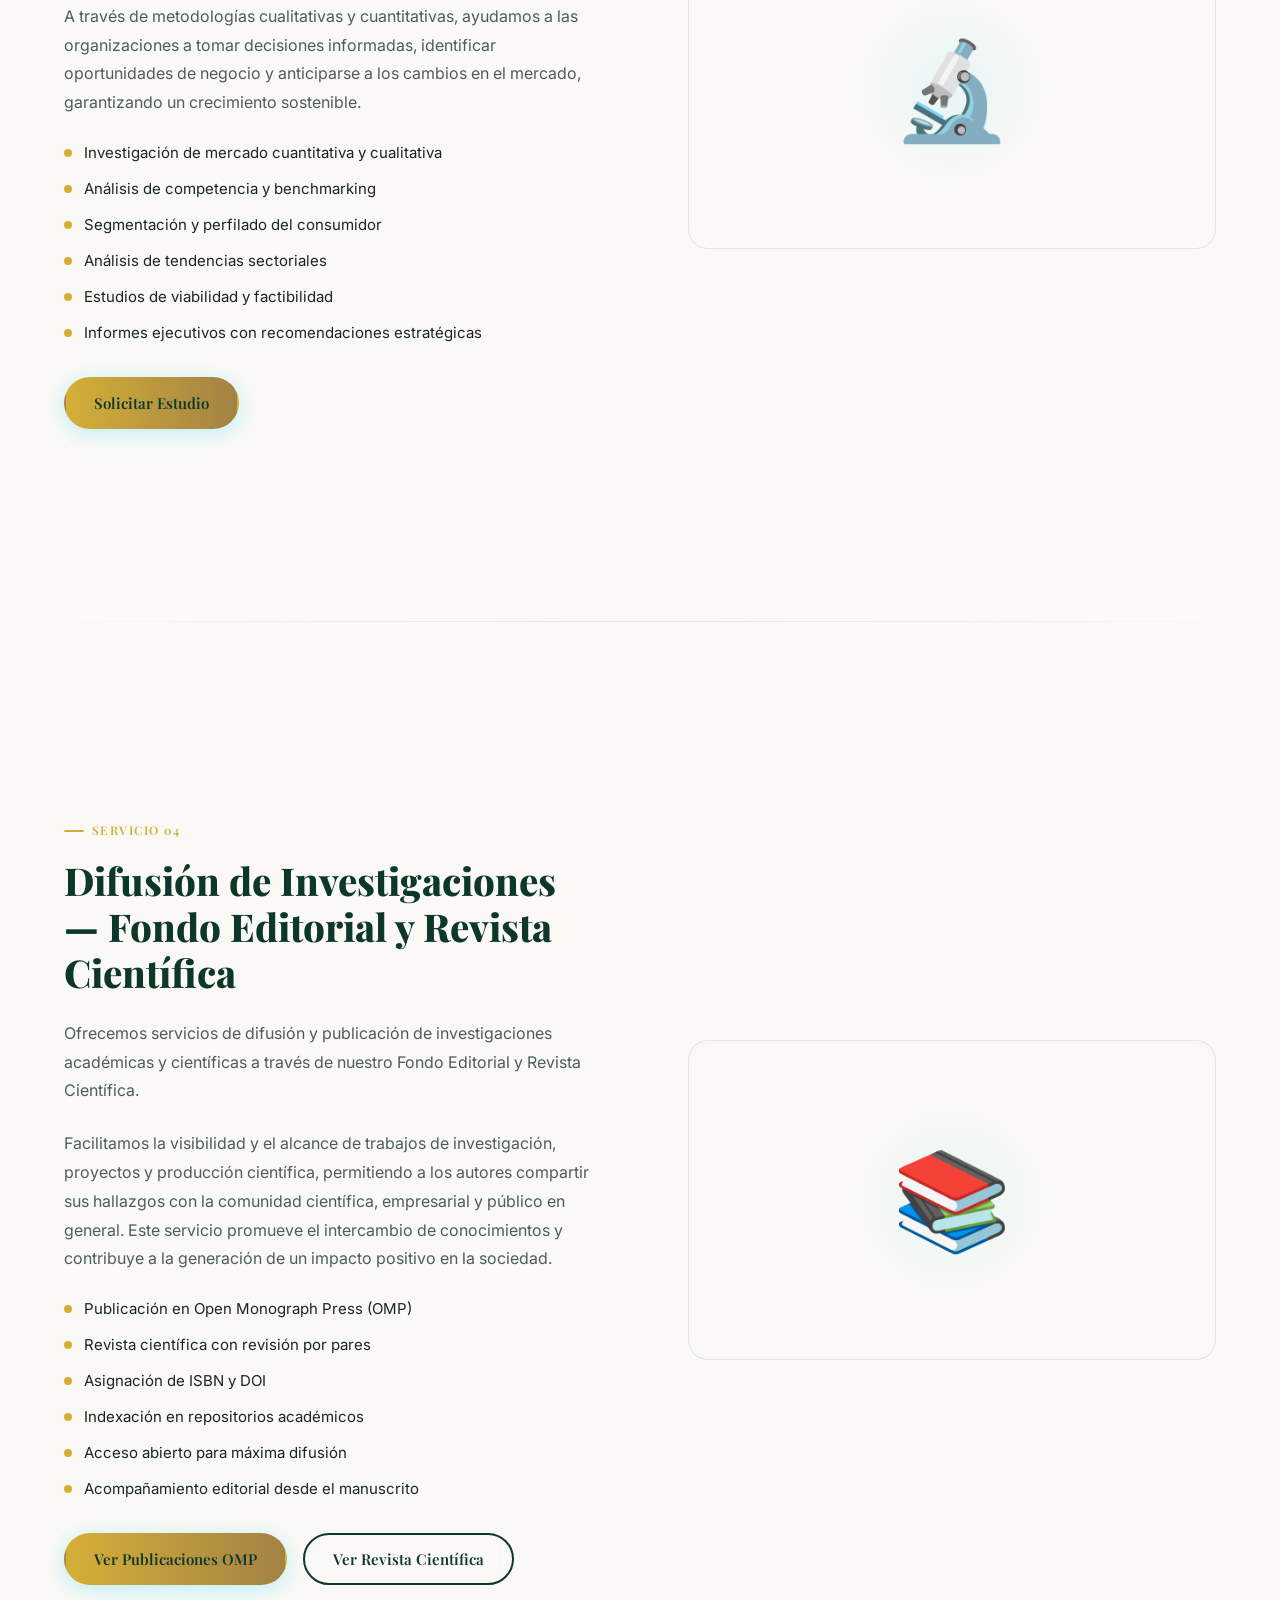
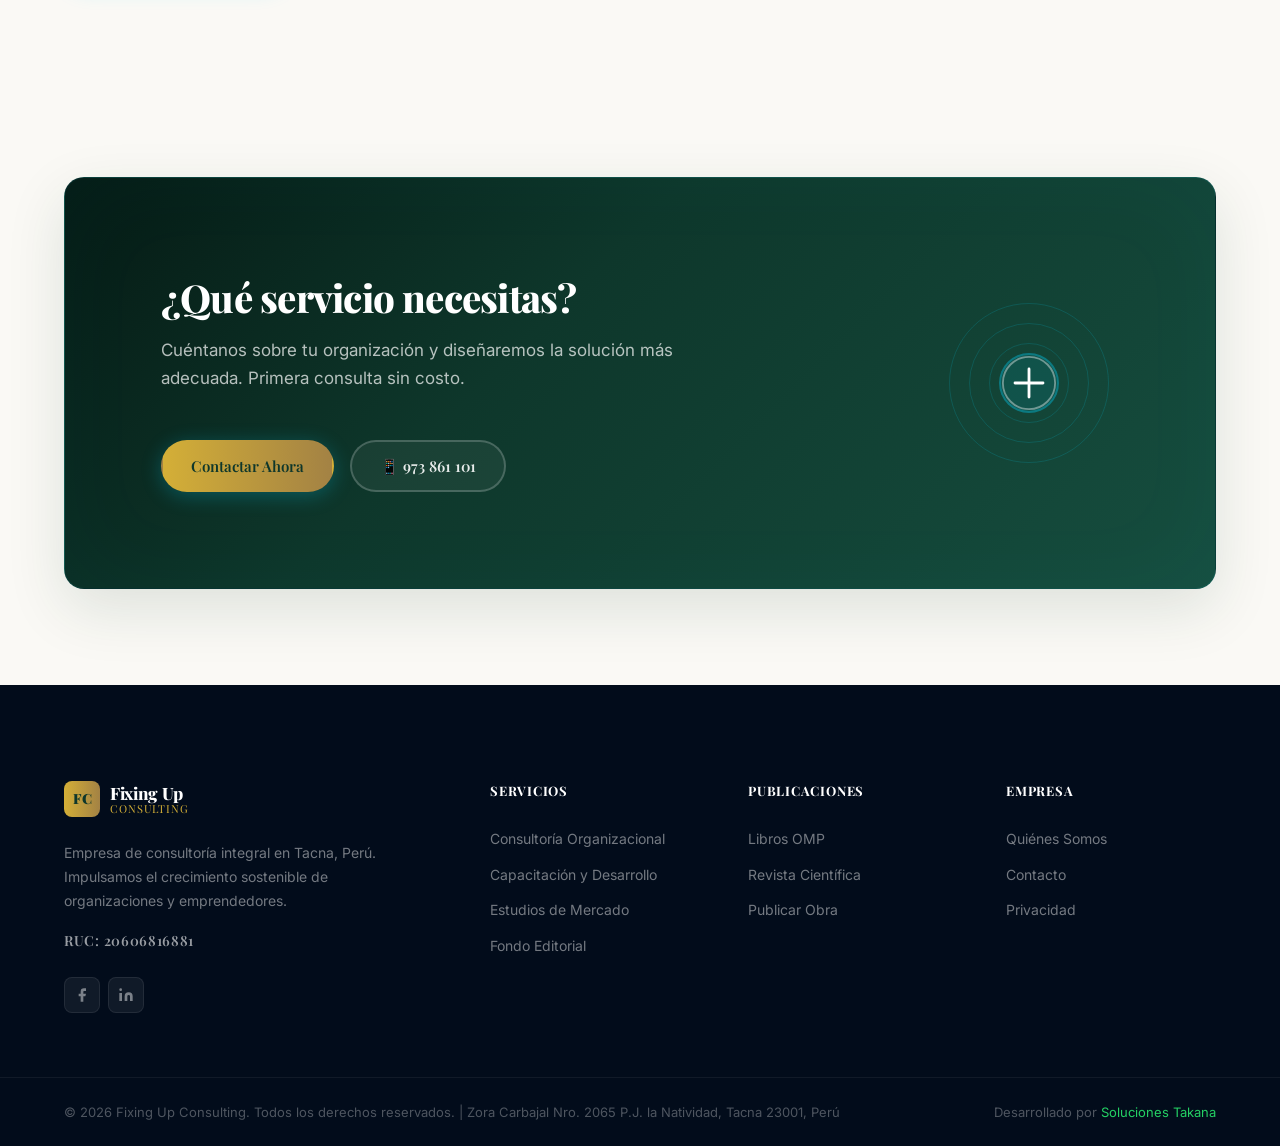
<file: servicios.html>
<!DOCTYPE html>
<html lang="es">
<head>
  <meta charset="UTF-8" />
  <meta name="viewport" content="width=device-width, initial-scale=1.0" />
  <title>Servicios | Consultoría, Capacitación y Estudios de Mercado — Fixing Up Consulting Tacna</title>
  <meta name="description" content="Descubre los servicios de Fixing Up Consulting en Tacna: consultoría organizacional, capacitación empresarial, estudios de mercado y difusión de investigaciones académicas." />
  <meta name="keywords" content="consultoría organizacional Tacna, capacitación empresarial Perú, estudios de mercado Tacna, optimización de procesos, fondo editorial académico" />
  <link rel="canonical" href="https://fixingupconsulting.com/servicios.html" />
  <meta property="og:title" content="Servicios | Fixing Up Consulting Tacna" />
  <meta property="og:description" content="Consultoría integral, capacitación, estudios de mercado y publicaciones académicas para empresas en el sur del Perú." />
  <meta property="og:type" content="website" />
  <link rel="preconnect" href="https://fonts.googleapis.com" />
  <link rel="preconnect" href="https://fonts.gstatic.com" crossorigin />
  <link href="https://fonts.googleapis.com/css2?family=Inter:wght@300;400;500;600;700;800;900&family=Outfit:wght@300;400;500;600;700;800;900&family=Playfair+Display:ital,wght@0,400..900;1,400..900&display=swap" rel="stylesheet" />
  <!-- Favicon -->
  <link rel="shortcut icon" href="favicon.ico" type="image/x-icon" />
  <link rel="icon" type="image/png" sizes="16x16" href="favicon-16x16.png" />
  <link rel="icon" type="image/png" sizes="32x32" href="favicon-32x32.png" />
  <link rel="apple-touch-icon" sizes="180x180" href="apple-touch-icon.png" />
  <link rel="manifest" href="site.webmanifest" />

  <!-- Stylesheet -->
  <link rel="stylesheet" href="css/styles.css" />
  <link rel="stylesheet" href="css/inner-pages.css" />
</head>
<body>

  <nav class="navbar scrolled" id="navbar" role="navigation" aria-label="Navegación principal">
    <div class="nav-container">
      <a href="index.html" class="nav-logo" aria-label="Fixing Up Consulting">
        <div class="logo-icon">
          <img src="assets/img/logo-icon.png" alt="Fixing Up Consulting" class="logo-img-icon">
        </div>
        <div class="logo-text">
          <span class="logo-name">Fixing Up</span>
          <span class="logo-sub">Consulting</span>
        </div>
      </a>
      <button class="nav-toggle" id="navToggle" aria-label="Menú" aria-expanded="false"><span></span><span></span><span></span></button>
      <ul class="nav-menu" id="navMenu">
        <li><a href="index.html" class="nav-link">Inicio</a></li>
        <li><a href="servicios.html" class="nav-link active" aria-current="page">Servicios</a></li>
        <li><a href="publicaciones.html" class="nav-link">Publicaciones</a></li>
        <li><a href="revista.html" class="nav-link">Revista Científica</a></li>
        <li><a href="nosotros.html" class="nav-link">Nosotros</a></li>
        <li><a href="contacto.html" class="nav-link nav-cta">Contacto</a></li>
      </ul>
    </div>
  </nav>

  <!-- HERO -->
  <header class="inner-hero" aria-labelledby="servicesPageTitle">
    <div class="container">
      <nav class="inner-hero-breadcrumb" aria-label="Ruta">
        <a href="index.html">Inicio</a><span>›</span><span>Servicios</span>
      </nav>
      <span class="section-tag">Lo que ofrecemos</span>
      <h1 id="servicesPageTitle">Servicios para Empresas y Particulares</h1>
      <p>Soluciones integrales diseñadas para impulsar el crecimiento, la eficiencia y la competitividad de tu organización en el contexto del sur del Perú.</p>
    </div>
  </header>

  <!-- STATS BAND -->
  <div class="stats-band" role="region" aria-label="Estadísticas de la empresa">
    <div class="container">
      <div class="stats-band-inner">
        <div class="stat-block">
          <div><span class="stat-num counter-anim" data-target="11">0</span><span class="stat-plus">+</span></div>
          <div class="stat-lbl">Años de Experiencia</div>
        </div>
        <div class="stat-block">
          <div><span class="stat-num counter-anim" data-target="6">0</span></div>
          <div class="stat-lbl">Especialistas</div>
        </div>
        <div class="stat-block">
          <div><span class="stat-num counter-anim" data-target="1300">0</span><span class="stat-plus">+</span></div>
          <div class="stat-lbl">Clientes Satisfechos</div>
        </div>
        <div class="stat-block">
          <div><span class="stat-num counter-anim" data-target="4">0</span></div>
          <div class="stat-lbl">Ciudades Atendidas</div>
        </div>
      </div>
    </div>
  </div>

  <!-- SERVICE 1: CONSULTORIA -->
  <section class="section" id="consultoria" aria-labelledby="s1Title">
    <div class="container">
      <div class="service-detail-grid" data-aos="fade-up">
        <div class="service-detail-content">
          <span class="section-tag">Servicio 01</span>
          <h2 id="s1Title">Consultoría Organizacional</h2>
          <p>Ofrecemos servicios de consultoría integral y personalizada para organizaciones y emprendedores, enfocándonos en la optimización de procesos, la identificación de oportunidades de mejora y el desarrollo de estrategias a medida.</p>
          <p>Nuestro objetivo es ayudar a las organizaciones a superar desafíos, mejorar su competitividad y alcanzar sus objetivos a través de soluciones innovadoras y un acompañamiento constante, basado en la confianza y la excelencia.</p>
          <div class="service-features">
            <div class="service-feature"><div class="service-feature-dot"></div><span>Diagnóstico organizacional integral</span></div>
            <div class="service-feature"><div class="service-feature-dot"></div><span>Optimización y rediseño de procesos</span></div>
            <div class="service-feature"><div class="service-feature-dot"></div><span>Planificación estratégica y KPIs</span></div>
            <div class="service-feature"><div class="service-feature-dot"></div><span>Gestión del cambio organizacional</span></div>
            <div class="service-feature"><div class="service-feature-dot"></div><span>Acompañamiento profesional continuo</span></div>
            <div class="service-feature"><div class="service-feature-dot"></div><span>Soluciones adaptadas a PYMEs y emprendedores</span></div>
          </div>
          <div style="margin-top:2rem;">
            <a href="contacto.html" class="btn btn-primary" id="s1ContactBtn">Solicitar Consultoría</a>
          </div>
        </div>
        <div class="service-illustration" data-aos="fade-left" data-aos-delay="100">
          <div class="illustration-icon" aria-hidden="true">📈</div>
        </div>
      </div>
    </div>
  </section>

  <hr class="service-divider" />

  <!-- SERVICE 2: CAPACITACION -->
  <section class="section" id="capacitacion" aria-labelledby="s2Title">
    <div class="container">
      <div class="service-detail-grid reverse" data-aos="fade-up">
        <div class="service-illustration" data-aos="fade-right" data-aos-delay="100">
          <div class="illustration-icon" aria-hidden="true">🎓</div>
        </div>
        <div class="service-detail-content">
          <span class="section-tag">Servicio 02</span>
          <h2 id="s2Title">Capacitación y Desarrollo del Talento</h2>
          <p>Brindamos programas de capacitación diseñados para potenciar las habilidades y competencias de los equipos de trabajo, mediante cursos, talleres y seminarios personalizados.</p>
          <p>Nuestro enfoque está orientado a fortalecer el desarrollo profesional, impulsando la productividad y la innovación dentro de las organizaciones. Nos adaptamos a las necesidades específicas de cada cliente, asegurando una formación práctica y efectiva.</p>
          <div class="service-features">
            <div class="service-feature"><div class="service-feature-dot"></div><span>Diagnóstico de necesidades de capacitación</span></div>
            <div class="service-feature"><div class="service-feature-dot"></div><span>Talleres y seminarios presenciales y virtuales</span></div>
            <div class="service-feature"><div class="service-feature-dot"></div><span>Desarrollo de habilidades gerenciales y de liderazgo</span></div>
            <div class="service-feature"><div class="service-feature-dot"></div><span>Competencias digitales y transformación</span></div>
            <div class="service-feature"><div class="service-feature-dot"></div><span>Evaluación de resultados y seguimiento</span></div>
            <div class="service-feature"><div class="service-feature-dot"></div><span>Certificaciones de participación</span></div>
          </div>
          <div style="margin-top:2rem;">
            <a href="contacto.html" class="btn btn-primary" id="s2ContactBtn">Solicitar Capacitación</a>
          </div>
        </div>
      </div>
    </div>
  </section>

  <hr class="service-divider" />

  <!-- SERVICE 3: ESTUDIOS DE MERCADO -->
  <section class="section" id="mercado" aria-labelledby="s3Title">
    <div class="container">
      <div class="service-detail-grid" data-aos="fade-up">
        <div class="service-detail-content">
          <span class="section-tag">Servicio 03</span>
          <h2 id="s3Title">Estudios de Mercado</h2>
          <p>Realizamos estudios de mercado profundos y detallados para proporcionar a las organizaciones información clave sobre las tendencias del sector, el comportamiento de los consumidores y el panorama competitivo.</p>
          <p>A través de metodologías cualitativas y cuantitativas, ayudamos a las organizaciones a tomar decisiones informadas, identificar oportunidades de negocio y anticiparse a los cambios en el mercado, garantizando un crecimiento sostenible.</p>
          <div class="service-features">
            <div class="service-feature"><div class="service-feature-dot"></div><span>Investigación de mercado cuantitativa y cualitativa</span></div>
            <div class="service-feature"><div class="service-feature-dot"></div><span>Análisis de competencia y benchmarking</span></div>
            <div class="service-feature"><div class="service-feature-dot"></div><span>Segmentación y perfilado del consumidor</span></div>
            <div class="service-feature"><div class="service-feature-dot"></div><span>Análisis de tendencias sectoriales</span></div>
            <div class="service-feature"><div class="service-feature-dot"></div><span>Estudios de viabilidad y factibilidad</span></div>
            <div class="service-feature"><div class="service-feature-dot"></div><span>Informes ejecutivos con recomendaciones estratégicas</span></div>
          </div>
          <div style="margin-top:2rem;">
            <a href="contacto.html" class="btn btn-primary" id="s3ContactBtn">Solicitar Estudio</a>
          </div>
        </div>
        <div class="service-illustration" data-aos="fade-left" data-aos-delay="100">
          <div class="illustration-icon" aria-hidden="true">🔬</div>
        </div>
      </div>
    </div>
  </section>

  <hr class="service-divider" />

  <!-- SERVICE 4: EDITORIAL -->
  <section class="section" id="editorial" aria-labelledby="s4Title">
    <div class="container">
      <div class="service-detail-grid reverse" data-aos="fade-up">
        <div class="service-illustration" data-aos="fade-right" data-aos-delay="100">
          <div class="illustration-icon" aria-hidden="true">📚</div>
        </div>
        <div class="service-detail-content">
          <span class="section-tag">Servicio 04</span>
          <h2 id="s4Title">Difusión de Investigaciones — Fondo Editorial y Revista Científica</h2>
          <p>Ofrecemos servicios de difusión y publicación de investigaciones académicas y científicas a través de nuestro Fondo Editorial y Revista Científica.</p>
          <p>Facilitamos la visibilidad y el alcance de trabajos de investigación, proyectos y producción científica, permitiendo a los autores compartir sus hallazgos con la comunidad científica, empresarial y público en general. Este servicio promueve el intercambio de conocimientos y contribuye a la generación de un impacto positivo en la sociedad.</p>
          <div class="service-features">
            <div class="service-feature"><div class="service-feature-dot"></div><span>Publicación en Open Monograph Press (OMP)</span></div>
            <div class="service-feature"><div class="service-feature-dot"></div><span>Revista científica con revisión por pares</span></div>
            <div class="service-feature"><div class="service-feature-dot"></div><span>Asignación de ISBN y DOI</span></div>
            <div class="service-feature"><div class="service-feature-dot"></div><span>Indexación en repositorios académicos</span></div>
            <div class="service-feature"><div class="service-feature-dot"></div><span>Acceso abierto para máxima difusión</span></div>
            <div class="service-feature"><div class="service-feature-dot"></div><span>Acompañamiento editorial desde el manuscrito</span></div>
          </div>
          <div style="margin-top:2rem; display:flex; gap:1rem; flex-wrap:wrap;">
            <a href="publicaciones.html" class="btn btn-primary" id="s4PubBtn">Ver Publicaciones OMP</a>
            <a href="revista.html" class="btn btn-outline" style="border-color:var(--c-navy);color:var(--c-navy);" id="s4RevBtn">Ver Revista Científica</a>
          </div>
        </div>
      </div>
    </div>
  </section>

  <!-- CTA -->
  <section class="section" style="background:var(--c-bg); padding-top:0;">
    <div class="container">
      <div class="cta-card" data-aos="zoom-in">
        <div class="cta-content">
          <h2>¿Qué servicio necesitas?</h2>
          <p>Cuéntanos sobre tu organización y diseñaremos la solución más adecuada. Primera consulta sin costo.</p>
          <div class="cta-actions">
            <a href="contacto.html" class="btn btn-primary" id="servCtaBtn">Contactar Ahora</a>
            <a href="tel:+51973861101" class="btn btn-ghost" id="servCallBtn">📱 973 861 101</a>
          </div>
        </div>
        <div class="cta-visual" aria-hidden="true">
          <div class="cta-ring cta-ring-1"></div><div class="cta-ring cta-ring-2"></div><div class="cta-ring cta-ring-3"></div>
          <div class="cta-icon"><svg viewBox="0 0 60 60" fill="none"><path d="M15 30h30M30 15v30" stroke="white" stroke-width="3" stroke-linecap="round"/><circle cx="30" cy="30" r="28" stroke="white" stroke-width="2" opacity="0.4"/></svg></div>
        </div>
      </div>
    </div>
  </section>

  <!-- FOOTER -->
  <footer class="footer" role="contentinfo">
    <div class="footer-main"><div class="container"><div class="footer-grid">
      <div class="footer-brand">
        <a href="index.html" class="footer-logo"><div class="logo-icon-sm">FC</div><div class="logo-text"><span class="logo-name">Fixing Up</span><span class="logo-sub">Consulting</span></div></a>
        <p>Empresa de consultoría integral en Tacna, Perú. Impulsamos el crecimiento sostenible de organizaciones y emprendedores.</p>
        <p class="footer-ruc">RUC: 20606816881</p>
        <div class="footer-social" aria-label="Redes sociales">
          <a href="#" class="social-link" aria-label="Facebook"><svg viewBox="0 0 24 24" fill="currentColor"><path d="M18 2h-3a5 5 0 00-5 5v3H7v4h3v8h4v-8h3l1-4h-4V7a1 1 0 011-1h3z"/></svg></a>
          <a href="#" class="social-link" aria-label="LinkedIn"><svg viewBox="0 0 24 24" fill="currentColor"><path d="M16 8a6 6 0 016 6v7h-4v-7a2 2 0 00-2-2 2 2 0 00-2 2v7h-4v-7a6 6 0 016-6zM2 9h4v12H2z"/><circle cx="4" cy="4" r="2"/></svg></a>
        </div>
      </div>
      <div class="footer-nav-col"><h4>Servicios</h4><ul>
        <li><a href="#consultoria">Consultoría Organizacional</a></li>
        <li><a href="#capacitacion">Capacitación y Desarrollo</a></li>
        <li><a href="#mercado">Estudios de Mercado</a></li>
        <li><a href="#editorial">Fondo Editorial</a></li>
      </ul></div>
      <div class="footer-nav-col"><h4>Publicaciones</h4><ul>
        <li><a href="publicaciones.html">Libros OMP</a></li>
        <li><a href="revista.html">Revista Científica</a></li>
        <li><a href="publicaciones.html#submit">Publicar Obra</a></li>
      </ul></div>
      <div class="footer-nav-col"><h4>Empresa</h4><ul>
        <li><a href="nosotros.html">Quiénes Somos</a></li>
        <li><a href="contacto.html">Contacto</a></li>
        <li><a href="privacidad.html">Privacidad</a></li>
      </ul></div>
    </div></div></div>
    <div class="footer-bottom"><div class="container">
      <p>© <span id="footerYear">2025</span> Fixing Up Consulting. Todos los derechos reservados. | Zora Carbajal Nro. 2065 P.J. la Natividad, Tacna 23001, Perú</p>
      <p>Desarrollado por <a href="https://solucionestakana.space" target="_blank" rel="noopener">Soluciones Takana</a></p>
    </div></div>
  </footer>

  <script src="js/main.js"></script>
</body>
</html>
</file>
<file: css/styles.css>
/* ================================================
   FIXING UP CONSULTING — Main Styles
   Author: Antigravity IDE
   Version: 2.0
   ================================================ */

/* ===== CSS CUSTOM PROPERTIES ===== */
:root {
  /* Brand Colors */
  --c-navy: #0e372b;
  --c-navy-light: #164e3f;
  --c-navy-mid: #256b57;
  --c-blue: #a38244;
  --c-cyan: #d4af37;
  --c-cyan-glow: rgba(212, 175, 55, 0.15);
  --c-purple: #8b6b32;
  --c-amber: #d4af37;
  --c-emerald: #137a5b;

  /* Neutrals */
  --c-white: #ffffff;
  --c-white-soft: rgba(255,255,255,0.9);
  --c-text: #1b2421;
  --c-text-muted: #4e5d57;
  --c-text-light: #7c8e87;
  --c-bg: #faf9f5;
  --c-bg-card: #ffffff;
  --c-border: rgba(14, 55, 43, 0.1);

  /* Gradients */
  --g-brand: linear-gradient(135deg, var(--c-navy) 0%, var(--c-navy-mid) 100%);
  --g-hero: linear-gradient(135deg, #051a14 0%, #0e372b 40%, #164e3f 100%);
  --g-accent: linear-gradient(90deg, var(--c-cyan) 0%, var(--c-blue) 100%);
  --g-card: linear-gradient(145deg, rgba(255,255,255,0.95) 0%, rgba(255,255,255,0.85) 100%);

  /* Shadows */
  --shadow-sm: 0 1px 3px rgba(14, 55, 43, 0.04), 0 1px 2px rgba(14, 55, 43, 0.02);
  --shadow-md: 0 4px 20px rgba(14, 55, 43, 0.06);
  --shadow-lg: 0 10px 40px rgba(14, 55, 43, 0.08);
  --shadow-xl: 0 20px 60px rgba(14, 55, 43, 0.12);
  --shadow-glow: 0 0 40px rgba(212, 175, 55, 0.12);

  /* Spacing */
  --space-xs: 0.5rem;
  --space-sm: 1rem;
  --space-md: 1.5rem;
  --space-lg: 2rem;
  --space-xl: 3rem;
  --space-2xl: 4rem;
  --space-3xl: 6rem;

  /* Border Radius */
  --radius-sm: 4px;
  --radius-md: 8px;
  --radius-lg: 12px;
  --radius-xl: 20px;
  --radius-pill: 100px;

  /* Transitions */
  --t-fast: 150ms ease;
  --t-normal: 250ms ease;
  --t-slow: 400ms cubic-bezier(0.4, 0, 0.2, 1);

  /* Typography */
  --font-body: 'Inter', system-ui, sans-serif;
  --font-display: 'Playfair Display', 'Outfit', Georgia, serif;
}

/* ===== RESET & BASE ===== */
*,
*::before,
*::after {
  margin: 0;
  padding: 0;
  box-sizing: border-box;
}

html {
  scroll-behavior: smooth;
  font-size: 16px;
  -webkit-text-size-adjust: 100%;
}

body {
  font-family: var(--font-body);
  color: var(--c-text);
  background: var(--c-bg);
  line-height: 1.6;
  overflow-x: hidden;
  -webkit-font-smoothing: antialiased;
}

img, video {
  display: block;
  max-width: 100%;
  height: auto;
}

a {
  color: inherit;
  text-decoration: none;
  transition: color var(--t-normal);
}

ul { list-style: none; }

button {
  cursor: pointer;
  border: none;
  background: transparent;
  font-family: inherit;
}

/* ===== SCROLLBAR ===== */
::-webkit-scrollbar { width: 6px; }
::-webkit-scrollbar-track { background: var(--c-navy); }
::-webkit-scrollbar-thumb { background: var(--c-cyan); border-radius: 3px; }

/* ===== UTILITIES ===== */
.container {
  width: 100%;
  max-width: 1200px;
  margin: 0 auto;
  padding: 0 var(--space-md);
}

.section {
  padding: var(--space-3xl) 0;
  position: relative;
}

.highlight-gradient {
  background: var(--g-accent);
  -webkit-background-clip: text;
  -webkit-text-fill-color: transparent;
  background-clip: text;
}

.section-tag {
  display: inline-flex;
  align-items: center;
  gap: 8px;
  font-family: var(--font-display);
  font-size: 0.75rem;
  font-weight: 600;
  letter-spacing: 0.12em;
  text-transform: uppercase;
  color: var(--c-cyan);
  margin-bottom: var(--space-sm);
}

.section-tag::before {
  content: '';
  display: inline-block;
  width: 20px;
  height: 2px;
  background: var(--c-cyan);
  border-radius: 1px;
}

.section-tag.light { color: var(--c-cyan); }

.section-title {
  font-family: var(--font-display);
  font-size: clamp(2rem, 4vw, 2.75rem);
  font-weight: 800;
  line-height: 1.15;
  color: var(--c-navy);
  margin-bottom: var(--space-md);
}

.section-title.light { color: var(--c-white); }

.section-desc {
  font-size: 1.0625rem;
  color: var(--c-text-muted);
  max-width: 640px;
  line-height: 1.7;
}

.section-desc.light {
  color: rgba(255,255,255,0.75);
}

.section-header {
  text-align: center;
  margin-bottom: var(--space-2xl);
}

.section-header .section-desc {
  margin: 0 auto;
}

.section-header .section-tag {
  justify-content: center;
}

/* ===== BUTTONS ===== */
.btn {
  display: inline-flex;
  align-items: center;
  gap: 8px;
  padding: 0.75rem 1.75rem;
  border-radius: var(--radius-pill);
  font-family: var(--font-display);
  font-weight: 600;
  font-size: 0.9375rem;
  transition: all var(--t-slow);
  cursor: pointer;
  border: 2px solid transparent;
  white-space: nowrap;
}

.btn-primary {
  background: var(--g-accent);
  color: var(--c-navy);
  box-shadow: 0 4px 20px rgba(0, 212, 255, 0.25);
}

.btn-primary:hover {
  transform: translateY(-2px);
  box-shadow: 0 8px 30px rgba(0, 212, 255, 0.4);
}

.btn-outline {
  border-color: rgba(255,255,255,0.3);
  color: var(--c-white);
  backdrop-filter: blur(8px);
}

.btn-outline:hover {
  border-color: var(--c-cyan);
  background: var(--c-cyan-glow);
  color: var(--c-cyan);
}

.btn-outline-light {
  border-color: rgba(255,255,255,0.4);
  color: var(--c-white);
  padding: 0.625rem 1.5rem;
  font-size: 0.875rem;
}

.btn-outline-light:hover {
  background: rgba(255,255,255,0.1);
  border-color: var(--c-white);
}

.btn-ghost {
  border-color: rgba(255,255,255,0.2);
  color: var(--c-white-soft);
  background: rgba(255,255,255,0.05);
}

.btn-ghost:hover {
  background: rgba(255,255,255,0.12);
  border-color: rgba(255,255,255,0.4);
}

.btn-full { width: 100%; justify-content: center; }

/* ===== NAVBAR ===== */
.navbar {
  position: fixed;
  top: 0;
  left: 0;
  right: 0;
  z-index: 1000;
  padding: 1.25rem 0;
  transition: all var(--t-slow);
}

.navbar.scrolled {
  background: rgba(10, 37, 64, 0.95);
  backdrop-filter: blur(20px);
  -webkit-backdrop-filter: blur(20px);
  padding: 0.875rem 0;
  box-shadow: 0 4px 30px rgba(0,0,0,0.3);
  border-bottom: 1px solid rgba(0, 212, 255, 0.1);
}

.nav-container {
  max-width: 1200px;
  margin: 0 auto;
  padding: 0 var(--space-md);
  display: flex;
  align-items: center;
  gap: var(--space-lg);
}

.nav-logo {
  display: flex;
  align-items: center;
  gap: 10px;
  flex-shrink: 0;
}

.logo-img {
  height: 42px;
  width: auto;
  display: block;
}

.logo-img-icon {
  height: 36px;
  width: auto;
  display: block;
}

.logo-icon {
  flex-shrink: 0;
}

.logo-text {
  display: flex;
  flex-direction: column;
  line-height: 1.1;
}

.logo-name {
  font-family: var(--font-display);
  font-weight: 800;
  font-size: 1.0625rem;
  color: var(--c-white);
  letter-spacing: -0.02em;
}

.logo-sub {
  font-family: var(--font-display);
  font-weight: 400;
  font-size: 0.6875rem;
  color: var(--c-cyan);
  letter-spacing: 0.08em;
  text-transform: uppercase;
}

.nav-menu {
  display: flex;
  align-items: center;
  gap: 0.25rem;
  margin-left: auto;
}

.nav-link {
  font-family: var(--font-display);
  font-weight: 500;
  font-size: 0.875rem;
  color: rgba(255,255,255,0.8);
  padding: 0.5rem 0.875rem;
  border-radius: var(--radius-md);
  transition: all var(--t-normal);
  letter-spacing: 0.01em;
}

.nav-link:hover,
.nav-link.active {
  color: var(--c-white);
  background: rgba(0, 212, 255, 0.08);
}

.nav-link.active {
  color: var(--c-cyan);
}

.nav-link.nav-cta {
  background: var(--g-accent);
  color: var(--c-navy);
  font-weight: 700;
  padding: 0.5rem 1.25rem;
}

.nav-link.nav-cta:hover {
  transform: translateY(-1px);
  box-shadow: 0 4px 16px rgba(0, 212, 255, 0.3);
}

.nav-toggle {
  display: none;
  flex-direction: column;
  gap: 5px;
  padding: 8px;
  margin-left: auto;
}

.nav-toggle span {
  display: block;
  width: 22px;
  height: 2px;
  background: var(--c-white);
  border-radius: 1px;
  transition: all var(--t-normal);
}

/* ===== HERO ===== */
.hero {
  min-height: 100vh;
  display: flex;
  align-items: center;
  position: relative;
  background: var(--g-hero);
  overflow: hidden;
}

.hero-bg {
  position: absolute;
  inset: 0;
  pointer-events: none;
}

.hero-gradient {
  position: absolute;
  inset: 0;
  background: radial-gradient(ellipse 80% 60% at 60% 40%, rgba(37, 107, 87, 0.4) 0%, transparent 70%),
              radial-gradient(ellipse 50% 40% at 20% 80%, rgba(212, 175, 55, 0.12) 0%, transparent 60%);
}

.hero-particles {
  position: absolute;
  inset: 0;
  background-image: linear-gradient(rgba(255, 255, 255, 0.03) 1px, transparent 1px),
                    linear-gradient(90deg, rgba(255, 255, 255, 0.03) 1px, transparent 1px);
  background-size: 45px 45px;
  background-position: center;
  mask-image: radial-gradient(circle at center, black 30%, transparent 80%);
  -webkit-mask-image: radial-gradient(circle at center, black 30%, transparent 80%);
  opacity: 0.7;
}

.hero-content {
  position: relative;
  z-index: 2;
  padding: 10rem 1.5rem 6rem;
  width: 100%;
}

.hero-grid {
  display: grid;
  grid-template-columns: 1fr;
  gap: var(--space-xl);
  align-items: center;
  margin-bottom: var(--space-2xl);
}

@media (min-width: 992px) {
  .hero-grid {
    grid-template-columns: 1.15fr 0.85fr;
    gap: var(--space-2xl);
  }
}

.hero-text-col {
  display: flex;
  flex-direction: column;
  align-items: flex-start;
}

.hero-image-col {
  display: flex;
  justify-content: center;
  align-items: center;
  position: relative;
}

.hero-image-wrapper {
  position: relative;
  width: 100%;
  max-width: 480px;
  border-radius: var(--radius-lg);
  overflow: hidden;
  box-shadow: var(--shadow-xl), var(--shadow-glow);
  border: 1px solid rgba(0, 212, 255, 0.15);
  background: rgba(10, 37, 64, 0.4);
  backdrop-filter: blur(10px);
  -webkit-backdrop-filter: blur(10px);
  transition: transform var(--t-slow);
}

.hero-image-wrapper:hover {
  transform: translateY(-8px) scale(1.02);
}

.hero-img {
  width: 100%;
  height: auto;
  display: block;
  object-fit: cover;
  border-radius: var(--radius-lg);
}

.hero-image-glow {
  position: absolute;
  inset: -10%;
  background: radial-gradient(circle, rgba(0, 212, 255, 0.25) 0%, transparent 60%);
  z-index: -1;
  pointer-events: none;
  filter: blur(24px);
}

.hero-badge {
  display: inline-flex;
  align-items: center;
  gap: 8px;
  background: rgba(0, 212, 255, 0.1);
  border: 1px solid rgba(0, 212, 255, 0.2);
  color: var(--c-cyan);
  font-size: 0.8125rem;
  font-weight: 600;
  padding: 6px 14px;
  border-radius: var(--radius-pill);
  margin-bottom: var(--space-md);
  letter-spacing: 0.03em;
  animation: fadeDown 0.6s ease both;
}

.badge-dot {
  width: 6px;
  height: 6px;
  border-radius: 50%;
  background: var(--c-cyan);
  animation: pulse 2s infinite;
  flex-shrink: 0;
}

@keyframes pulse {
  0%, 100% { opacity: 1; transform: scale(1); }
  50% { opacity: 0.5; transform: scale(1.4); }
}

@keyframes fadeDown {
  from { opacity: 0; transform: translateY(-16px); }
  to { opacity: 1; transform: translateY(0); }
}

@keyframes fadeUp {
  from { opacity: 0; transform: translateY(24px); }
  to { opacity: 1; transform: translateY(0); }
}

.hero-title {
  font-family: var(--font-display);
  font-size: clamp(2.5rem, 6vw, 4rem);
  font-weight: 900;
  line-height: 1.08;
  color: var(--c-white);
  margin-bottom: var(--space-md);
  letter-spacing: -0.02em;
  animation: fadeUp 0.6s 0.1s ease both;
}

.hero-subtitle {
  font-size: clamp(1rem, 2vw, 1.125rem);
  color: rgba(255,255,255,0.72);
  max-width: 580px;
  line-height: 1.7;
  margin-bottom: var(--space-xl);
  animation: fadeUp 0.6s 0.2s ease both;
}

.hero-actions {
  display: flex;
  flex-wrap: wrap;
  gap: var(--space-sm);
  margin-bottom: var(--space-2xl);
  animation: fadeUp 0.6s 0.3s ease both;
}

.hero-stats {
  display: flex;
  flex-wrap: wrap;
  gap: var(--space-lg);
  align-items: center;
  animation: fadeUp 0.6s 0.4s ease both;
}

.hero-stat {
  display: flex;
  flex-direction: column;
}

.stat-number {
  font-family: var(--font-display);
  font-size: 2.25rem;
  font-weight: 900;
  color: var(--c-white);
  line-height: 1;
  letter-spacing: -0.03em;
}

.stat-plus {
  font-size: 1.25rem;
  font-weight: 700;
  color: var(--c-cyan);
}

.stat-label {
  font-size: 0.8125rem;
  color: rgba(255,255,255,0.55);
  margin-top: 4px;
  letter-spacing: 0.02em;
}

.hero-stat-divider {
  width: 1px;
  height: 40px;
  background: rgba(255,255,255,0.15);
}

.hero-scroll {
  position: absolute;
  bottom: 2.5rem;
  left: 50%;
  transform: translateX(-50%);
  z-index: 2;
}

.scroll-indicator {
  width: 26px;
  height: 42px;
  border: 2px solid rgba(255,255,255,0.2);
  border-radius: 13px;
  position: relative;
}

.scroll-indicator::after {
  content: '';
  position: absolute;
  top: 6px;
  left: 50%;
  transform: translateX(-50%);
  width: 4px;
  height: 10px;
  background: var(--c-cyan);
  border-radius: 2px;
  animation: scrollBob 2s infinite;
}

@keyframes scrollBob {
  0%, 100% { transform: translateX(-50%) translateY(0); opacity: 1; }
  50% { transform: translateX(-50%) translateY(10px); opacity: 0.4; }
}

/* ===== SERVICES OVERVIEW ===== */
.services-overview {
  background: var(--c-bg);
}

.services-grid {
  display: grid;
  grid-template-columns: repeat(auto-fit, minmax(260px, 1fr));
  gap: var(--space-md);
}

.service-card {
  background: var(--c-bg-card);
  border-radius: var(--radius-lg);
  padding: var(--space-xl);
  border: 1px solid var(--c-border);
  transition: all var(--t-slow);
  position: relative;
  overflow: hidden;
}

.service-card::before {
  content: '';
  position: absolute;
  top: 0;
  left: 0;
  right: 0;
  height: 3px;
  background: var(--g-accent);
  transform: scaleX(0);
  transform-origin: left;
  transition: transform var(--t-slow);
}

.service-card:hover {
  transform: translateY(-6px);
  box-shadow: var(--shadow-xl);
  border-color: rgba(0, 212, 255, 0.15);
}

.service-card:hover::before {
  transform: scaleX(1);
}

.service-card.featured {
  background: linear-gradient(145deg, #0a2540, #0f3460);
  border-color: rgba(0, 212, 255, 0.2);
  color: var(--c-white);
}

.service-card.featured:hover {
  box-shadow: 0 20px 60px rgba(10, 37, 64, 0.3), 0 0 40px rgba(0, 212, 255, 0.1);
}

.service-badge-featured {
  position: absolute;
  top: 1rem;
  right: 1rem;
  background: var(--c-amber);
  color: var(--c-navy);
  font-size: 0.6875rem;
  font-weight: 700;
  padding: 3px 10px;
  border-radius: var(--radius-pill);
  text-transform: uppercase;
  letter-spacing: 0.06em;
}

.service-icon {
  width: 52px;
  height: 52px;
  margin-bottom: var(--space-md);
}

.service-icon svg {
  width: 100%;
  height: 100%;
}

.service-title {
  font-family: var(--font-display);
  font-size: 1.125rem;
  font-weight: 700;
  color: inherit;
  margin-bottom: var(--space-xs);
  line-height: 1.3;
}

.service-card:not(.featured) .service-title { color: var(--c-navy); }

.service-desc {
  font-size: 0.9375rem;
  line-height: 1.65;
  color: var(--c-text-muted);
  margin-bottom: var(--space-md);
}

.service-card.featured .service-desc { color: rgba(255,255,255,0.7); }

.service-link {
  font-size: 0.875rem;
  font-weight: 600;
  color: var(--c-cyan);
  display: inline-flex;
  align-items: center;
  gap: 4px;
  transition: gap var(--t-normal);
}

.service-link:hover { gap: 8px; }

/* ===== VISION MISSION ===== */
.vision-mission {
  background: var(--c-white);
}

.vm-bg-shape {
  position: absolute;
  right: 0;
  top: 0;
  bottom: 0;
  width: 45%;
  background: linear-gradient(135deg, #f0f7ff 0%, #e8f4fd 100%);
  clip-path: polygon(10% 0, 100% 0, 100% 100%, 0 100%);
}

.vm-grid {
  display: grid;
  grid-template-columns: 1fr 1fr;
  gap: var(--space-3xl);
  align-items: center;
  position: relative;
  z-index: 2;
}

.vm-image-wrapper {
  position: relative;
  border-radius: var(--radius-xl);
  overflow: hidden;
  box-shadow: var(--shadow-xl);
}

.vm-image-wrapper img {
  width: 100%;
  height: 480px;
  object-fit: cover;
}

.vm-image-badge {
  position: absolute;
  bottom: 1.5rem;
  left: 1.5rem;
  right: 1.5rem;
  background: rgba(10, 37, 64, 0.85);
  backdrop-filter: blur(12px);
  border: 1px solid rgba(0, 212, 255, 0.2);
  border-radius: var(--radius-md);
  padding: 1rem 1.25rem;
  display: flex;
  align-items: center;
  gap: 1rem;
  color: var(--c-white);
}

.vm-image-badge > div {
  display: flex;
  flex-direction: column;
}

.vm-image-badge strong {
  font-family: var(--font-display);
  font-size: 1rem;
  font-weight: 700;
}

.vm-image-badge span {
  font-size: 0.8125rem;
  color: rgba(255,255,255,0.65);
}

.vm-intro {
  font-size: 1.0625rem;
  color: var(--c-text-muted);
  line-height: 1.7;
  margin-bottom: var(--space-xl);
}

.vm-cards {
  display: flex;
  flex-direction: column;
  gap: var(--space-md);
}

.vm-card {
  display: flex;
  gap: var(--space-md);
  background: var(--c-bg);
  padding: var(--space-md);
  border-radius: var(--radius-md);
  border: 1px solid var(--c-border);
  transition: all var(--t-normal);
}

.vm-card:hover {
  border-color: rgba(0, 212, 255, 0.2);
  box-shadow: var(--shadow-md);
}

.vm-card-icon {
  width: 40px;
  height: 40px;
  flex-shrink: 0;
  color: var(--c-cyan);
  background: var(--c-cyan-glow);
  border-radius: var(--radius-sm);
  padding: 8px;
}

.vm-card h3 {
  font-family: var(--font-display);
  font-size: 0.9375rem;
  font-weight: 700;
  color: var(--c-navy);
  margin-bottom: 6px;
}

.vm-card p {
  font-size: 0.875rem;
  color: var(--c-text-muted);
  line-height: 1.65;
}

/* ===== VALUES ===== */
.values-section {
  background: var(--c-bg);
}

.values-grid {
  display: grid;
  grid-template-columns: repeat(auto-fit, minmax(220px, 1fr));
  gap: var(--space-md);
}

.value-item {
  padding: var(--space-xl) var(--space-lg);
  background: var(--c-white);
  border-radius: var(--radius-lg);
  border: 1px solid var(--c-border);
  transition: all var(--t-slow);
  position: relative;
  overflow: hidden;
}

.value-item::after {
  content: '';
  position: absolute;
  bottom: 0;
  left: 0;
  right: 0;
  height: 3px;
  background: var(--g-accent);
  transform: scaleX(0);
  transform-origin: left;
  transition: transform var(--t-slow);
}

.value-item:hover {
  transform: translateY(-4px);
  box-shadow: var(--shadow-lg);
}

.value-item:hover::after { transform: scaleX(1); }

.value-number {
  font-family: var(--font-display);
  font-size: 3rem;
  font-weight: 900;
  color: var(--c-cyan);
  opacity: 0.25;
  line-height: 1;
  margin-bottom: var(--space-sm);
}

.value-item h3 {
  font-family: var(--font-display);
  font-size: 1.125rem;
  font-weight: 700;
  color: var(--c-navy);
  margin-bottom: var(--space-xs);
}

.value-item p {
  font-size: 0.9rem;
  color: var(--c-text-muted);
  line-height: 1.65;
}

/* ===== PUBLICATIONS PREVIEW ===== */
.publications-preview {
  background: var(--g-hero);
  position: relative;
  overflow: hidden;
}

.pub-bg-overlay {
  position: absolute;
  inset: 0;
  background: radial-gradient(ellipse 70% 50% at 80% 50%, rgba(124, 58, 237, 0.15) 0%, transparent 70%),
              radial-gradient(ellipse 50% 60% at 10% 30%, rgba(0, 212, 255, 0.08) 0%, transparent 60%);
}

.pub-header {
  display: flex;
  align-items: flex-start;
  justify-content: space-between;
  gap: var(--space-xl);
  margin-bottom: var(--space-2xl);
  position: relative;
  z-index: 2;
}

.books-grid {
  display: grid;
  grid-template-columns: repeat(auto-fit, minmax(240px, 1fr));
  gap: var(--space-xl);
  position: relative;
  z-index: 2;
}

.book-card {
  display: flex;
  flex-direction: column;
  gap: var(--space-sm);
  cursor: pointer;
  transition: transform var(--t-slow);
}

.book-card:hover { transform: translateY(-8px); }

.book-cover {
  position: relative;
  height: 340px;
  border-radius: var(--radius-md);
  overflow: visible;
  display: flex;
  filter: drop-shadow(0 16px 40px rgba(0,0,0,0.4));
  transition: filter var(--t-slow);
}

.book-card:hover .book-cover {
  filter: drop-shadow(0 24px 60px rgba(0,0,0,0.5));
}

.book-spine {
  width: 24px;
  flex-shrink: 0;
  background: color-mix(in srgb, var(--book-color) 70%, black 30%);
  border-radius: var(--radius-sm) 0 0 var(--radius-sm);
}

.book-front {
  flex: 1;
  background: var(--book-color);
  border-radius: 0 var(--radius-md) var(--radius-md) 0;
  padding: var(--space-lg) var(--space-md);
  display: flex;
  flex-direction: column;
  position: relative;
  overflow: hidden;
}

.book-front::before {
  content: '';
  position: absolute;
  top: 0;
  left: 0;
  right: 0;
  bottom: 0;
  background: linear-gradient(135deg, rgba(255,255,255,0.08) 0%, transparent 60%);
}

.book-category {
  font-size: 0.6875rem;
  font-weight: 700;
  letter-spacing: 0.1em;
  text-transform: uppercase;
  color: rgba(255,255,255,0.6);
  margin-bottom: auto;
}

.book-icon {
  font-size: 2.5rem;
  margin: auto 0;
}

.book-front h4 {
  font-family: var(--font-display);
  font-size: 1rem;
  font-weight: 700;
  color: var(--c-white);
  line-height: 1.35;
  margin-bottom: var(--space-sm);
  position: relative;
}

.book-author {
  font-size: 0.75rem;
  color: rgba(255,255,255,0.55);
  position: relative;
}

.book-info {
  display: flex;
  gap: 8px;
  flex-wrap: wrap;
}

.book-tag {
  font-size: 0.75rem;
  font-weight: 600;
  color: rgba(255,255,255,0.6);
  background: rgba(255,255,255,0.08);
  border: 1px solid rgba(255,255,255,0.12);
  padding: 4px 10px;
  border-radius: var(--radius-pill);
}

/* ===== CTA SECTION ===== */
.cta-section {
  background: var(--c-bg);
}

.cta-card {
  background: var(--g-hero);
  border-radius: var(--radius-xl);
  padding: var(--space-3xl);
  display: flex;
  align-items: center;
  justify-content: space-between;
  gap: var(--space-xl);
  border: 1px solid rgba(0, 212, 255, 0.1);
  box-shadow: var(--shadow-xl), inset 0 0 100px rgba(0, 212, 255, 0.03);
  overflow: hidden;
  position: relative;
}

.cta-content {
  position: relative;
  z-index: 2;
  max-width: 550px;
}

.cta-content h2 {
  font-family: var(--font-display);
  font-size: clamp(1.75rem, 3vw, 2.5rem);
  font-weight: 800;
  color: var(--c-white);
  margin-bottom: var(--space-sm);
  letter-spacing: -0.02em;
  line-height: 1.2;
}

.cta-content p {
  font-size: 1.0625rem;
  color: rgba(255,255,255,0.7);
  line-height: 1.65;
  margin-bottom: var(--space-xl);
}

.cta-actions {
  display: flex;
  flex-wrap: wrap;
  gap: var(--space-sm);
}

.cta-visual {
  position: relative;
  width: 180px;
  height: 180px;
  flex-shrink: 0;
}

.cta-ring {
  position: absolute;
  border-radius: 50%;
  border: 1px solid rgba(0, 212, 255, 0.15);
  top: 50%;
  left: 50%;
  transform: translate(-50%, -50%);
  animation: ringPulse 3s infinite ease-in-out;
}

.cta-ring-1 { width: 80px; height: 80px; animation-delay: 0s; }
.cta-ring-2 { width: 120px; height: 120px; animation-delay: 0.5s; }
.cta-ring-3 { width: 160px; height: 160px; animation-delay: 1s; }

@keyframes ringPulse {
  0%, 100% { opacity: 0.3; transform: translate(-50%, -50%) scale(1); }
  50% { opacity: 0.8; transform: translate(-50%, -50%) scale(1.05); }
}

.cta-icon {
  position: absolute;
  top: 50%;
  left: 50%;
  transform: translate(-50%, -50%);
  width: 60px;
  height: 60px;
  background: rgba(0, 212, 255, 0.1);
  border-radius: 50%;
  display: flex;
  align-items: center;
  justify-content: center;
  border: 2px solid rgba(0, 212, 255, 0.3);
}

/* ===== CONTACT MINI ===== */
.contact-mini {
  background: var(--c-white);
}

.contact-mini-grid {
  display: grid;
  grid-template-columns: 1fr 1fr;
  gap: var(--space-3xl);
  align-items: start;
}

.contact-mini-info h2 {
  font-family: var(--font-display);
  font-size: clamp(1.75rem, 3vw, 2.25rem);
  font-weight: 800;
  color: var(--c-navy);
  margin-bottom: var(--space-sm);
  line-height: 1.2;
}

.contact-mini-info > p {
  font-size: 1.0625rem;
  color: var(--c-text-muted);
  line-height: 1.7;
  margin-bottom: var(--space-xl);
}

.contact-items {
  display: flex;
  flex-direction: column;
  gap: var(--space-md);
}

.contact-item {
  display: flex;
  align-items: flex-start;
  gap: var(--space-md);
}

.contact-item-icon {
  font-size: 1.25rem;
  flex-shrink: 0;
  width: 42px;
  height: 42px;
  background: var(--c-bg);
  border-radius: var(--radius-md);
  display: flex;
  align-items: center;
  justify-content: center;
  border: 1px solid var(--c-border);
}

.contact-item > div {
  display: flex;
  flex-direction: column;
  gap: 2px;
}

.contact-item strong {
  font-size: 0.8125rem;
  font-weight: 600;
  color: var(--c-text-muted);
  letter-spacing: 0.04em;
  text-transform: uppercase;
}

.contact-item span,
.contact-item a {
  font-size: 0.9375rem;
  color: var(--c-navy);
  font-weight: 500;
}

.contact-item a:hover { color: var(--c-blue); }

/* ===== QUICK FORM ===== */
.quick-form {
  background: var(--c-bg);
  border-radius: var(--radius-xl);
  padding: var(--space-xl);
  border: 1px solid var(--c-border);
}

.quick-form h3 {
  font-family: var(--font-display);
  font-size: 1.375rem;
  font-weight: 700;
  color: var(--c-navy);
  margin-bottom: var(--space-lg);
}

.form-group {
  margin-bottom: var(--space-md);
}

.form-group label {
  display: block;
  font-size: 0.875rem;
  font-weight: 500;
  color: var(--c-text);
  margin-bottom: 6px;
}

.form-group input,
.form-group textarea {
  width: 100%;
  padding: 0.75rem 1rem;
  border: 1.5px solid var(--c-border);
  border-radius: var(--radius-md);
  font-family: var(--font-body);
  font-size: 0.9375rem;
  color: var(--c-text);
  background: var(--c-white);
  transition: all var(--t-normal);
  outline: none;
}

.form-group input:focus,
.form-group textarea:focus {
  border-color: var(--c-cyan);
  box-shadow: 0 0 0 3px rgba(0, 212, 255, 0.1);
}

.form-group textarea {
  resize: vertical;
  min-height: 100px;
}

.form-check {
  display: flex;
  align-items: center;
  gap: 10px;
  margin-bottom: var(--space-md);
}

.form-check label {
  font-size: 0.8125rem;
  color: var(--c-text-muted);
}

.form-check a { color: var(--c-blue); }
.form-check a:hover { text-decoration: underline; }

/* ===== FOOTER ===== */
.footer {
  background: #020c1b;
}

.footer-main {
  padding: var(--space-3xl) 0 var(--space-2xl);
  border-bottom: 1px solid rgba(255,255,255,0.06);
}

.footer-grid {
  display: grid;
  grid-template-columns: 1.8fr 1fr 1fr 1fr;
  gap: var(--space-xl);
}

.footer-brand {
  max-width: 320px;
}

.footer-logo {
  display: flex;
  align-items: center;
  gap: 10px;
  margin-bottom: var(--space-md);
}

.logo-icon-sm {
  width: 36px;
  height: 36px;
  background: var(--g-accent);
  border-radius: 8px;
  display: flex;
  align-items: center;
  justify-content: center;
  font-family: var(--font-display);
  font-weight: 900;
  font-size: 0.875rem;
  color: var(--c-navy);
}

.footer-brand p {
  font-size: 0.875rem;
  color: rgba(255,255,255,0.45);
  line-height: 1.7;
  margin-bottom: var(--space-md);
}

.footer-ruc {
  margin-top: -0.5rem;
  margin-bottom: var(--space-md);
  font-family: var(--font-display);
  font-size: 0.8125rem;
  font-weight: 600;
  letter-spacing: 0.05em;
  color: rgba(255,255,255,0.6) !important;
}

.footer-social {
  display: flex;
  gap: 8px;
}

.social-link {
  width: 36px;
  height: 36px;
  background: rgba(255,255,255,0.06);
  border: 1px solid rgba(255,255,255,0.08);
  border-radius: var(--radius-md);
  display: flex;
  align-items: center;
  justify-content: center;
  color: rgba(255,255,255,0.45);
  transition: all var(--t-normal);
}

.social-link svg {
  width: 16px;
  height: 16px;
}

.social-link:hover {
  background: rgba(0, 212, 255, 0.12);
  border-color: rgba(0, 212, 255, 0.25);
  color: var(--c-cyan);
}

.footer-nav-col h4 {
  font-family: var(--font-display);
  font-size: 0.8125rem;
  font-weight: 700;
  color: var(--c-white);
  letter-spacing: 0.06em;
  text-transform: uppercase;
  margin-bottom: var(--space-md);
}

.footer-nav-col ul {
  display: flex;
  flex-direction: column;
  gap: 10px;
}

.footer-nav-col a {
  font-size: 0.875rem;
  color: rgba(255,255,255,0.45);
  transition: color var(--t-normal);
}

.footer-nav-col a:hover {
  color: var(--c-cyan);
}

.footer-bottom {
  padding: var(--space-md) 0;
  display: flex;
}

.footer-bottom .container {
  display: flex;
  align-items: center;
  justify-content: space-between;
  flex-wrap: wrap;
  gap: var(--space-xs);
}

.footer-bottom p {
  font-size: 0.8125rem;
  color: rgba(255,255,255,0.3);
}

.footer-bottom p a {
  color: #24d064;
  text-decoration: none;
  transition: color var(--t-normal);
}

.footer-bottom p a:hover {
  color: var(--c-white);
  text-decoration: underline;
}

/* ===== DATA-AOS ANIMATIONS ===== */
[data-aos] {
  opacity: 0;
  transition: opacity 0.6s ease, transform 0.6s ease;
}

[data-aos="fade-up"] { transform: translateY(24px); }
[data-aos="fade-down"] { transform: translateY(-24px); }
[data-aos="fade-right"] { transform: translateX(-24px); }
[data-aos="fade-left"] { transform: translateX(24px); }
[data-aos="zoom-in"] { transform: scale(0.94); }

[data-aos].aos-animate {
  opacity: 1;
  transform: none;
}

/* ===== PAGE HEADER (for inner pages) ===== */
.page-header {
  background: var(--g-hero);
  padding: 8rem 0 4rem;
  text-align: center;
  position: relative;
  overflow: hidden;
}

.page-header::before {
  content: '';
  position: absolute;
  inset: 0;
  background: radial-gradient(ellipse 60% 60% at 50% 50%, rgba(26, 95, 168, 0.3) 0%, transparent 70%);
}

.page-header .container { position: relative; z-index: 2; }

.page-header h1 {
  font-family: var(--font-display);
  font-size: clamp(2.5rem, 5vw, 3.5rem);
  font-weight: 900;
  color: var(--c-white);
  margin-bottom: var(--space-sm);
  letter-spacing: -0.02em;
}

.page-header p {
  font-size: 1.125rem;
  color: rgba(255,255,255,0.7);
  max-width: 600px;
  margin: 0 auto;
  line-height: 1.7;
}

.breadcrumb {
  display: flex;
  align-items: center;
  justify-content: center;
  gap: 8px;
  margin-bottom: var(--space-md);
  font-size: 0.8125rem;
  color: rgba(255,255,255,0.5);
}

.breadcrumb a { color: var(--c-cyan); }
.breadcrumb-sep { opacity: 0.4; }

/* ===== RESPONSIVE ===== */
@media (max-width: 1024px) {
  .vm-grid { grid-template-columns: 1fr; }
  .vm-bg-shape { display: none; }
  .footer-grid { grid-template-columns: 1fr 1fr; }
}

@media (max-width: 768px) {
  .nav-menu {
    display: none;
    flex-direction: column;
    position: fixed;
    top: 0;
    left: 0;
    right: 0;
    bottom: 0;
    background: rgba(10, 37, 64, 0.98);
    backdrop-filter: blur(20px);
    padding: 6rem 2rem 2rem;
    gap: var(--space-xs);
    z-index: 999;
    align-items: center;
    justify-content: center;
  }

  .nav-menu.open { display: flex; }
  .nav-link { font-size: 1.25rem; padding: 0.75rem 1.5rem; }
  .nav-toggle { display: flex; z-index: 1000; }

  .nav-toggle.open span:nth-child(1) { transform: translateY(7px) rotate(45deg); }
  .nav-toggle.open span:nth-child(2) { opacity: 0; }
  .nav-toggle.open span:nth-child(3) { transform: translateY(-7px) rotate(-45deg); }

  .hero-content { padding: 7rem 1.5rem 4rem; }
  .hero-stats { gap: var(--space-md); }
  .hero-stat-divider { display: none; }
  .section { padding: var(--space-2xl) 0; }

  .contact-mini-grid { grid-template-columns: 1fr; }
  .pub-header { flex-direction: column; }
  .cta-card { flex-direction: column; text-align: center; }
  .cta-actions { justify-content: center; }
  .cta-visual { display: none; }

  .footer-grid { grid-template-columns: 1fr; }
  .footer-bottom .container { flex-direction: column; text-align: center; }
}

@media (max-width: 480px) {
  .hero-actions { flex-direction: column; }
  .btn { width: 100%; justify-content: center; }
  .services-grid { grid-template-columns: 1fr; }
  .values-grid { grid-template-columns: 1fr; }
  .books-grid { grid-template-columns: 1fr; }
}
</file>
<file: css/inner-pages.css>
/* ================================================
   SHARED INNER PAGES STYLES
   ================================================ */

/* Page Hero */
.inner-hero {
  background: var(--g-hero);
  padding: 7rem 0 4rem;
  position: relative;
  overflow: hidden;
}

.inner-hero::before {
  content: '';
  position: absolute;
  inset: 0;
  background: radial-gradient(ellipse 70% 60% at 50% 50%, rgba(37, 107, 87, 0.28) 0%, transparent 70%);
}

.inner-hero .container { position: relative; z-index: 2; }

.inner-hero-breadcrumb {
  display: flex;
  align-items: center;
  gap: 8px;
  font-size: 0.8125rem;
  color: rgba(255,255,255,0.5);
  margin-bottom: var(--space-md);
}

.inner-hero-breadcrumb a { color: var(--c-cyan); transition: color var(--t-normal); }
.inner-hero-breadcrumb a:hover { color: var(--c-white); }
.inner-hero-breadcrumb span { color: rgba(255,255,255,0.3); }

.inner-hero h1 {
  font-family: var(--font-display);
  font-size: clamp(2.25rem, 5vw, 3.5rem);
  font-weight: 900;
  color: var(--c-white);
  letter-spacing: -0.02em;
  line-height: 1.1;
  margin-bottom: var(--space-sm);
}

.inner-hero p {
  font-size: 1.0625rem;
  color: rgba(255,255,255,0.7);
  max-width: 600px;
  line-height: 1.7;
}

/* ===== SERVICES PAGE ===== */
.service-detail-grid {
  display: grid;
  grid-template-columns: 1fr 1fr;
  gap: var(--space-3xl);
  align-items: center;
  padding: var(--space-3xl) 0;
}

.service-detail-grid.reverse { direction: rtl; }
.service-detail-grid.reverse > * { direction: ltr; }

.service-detail-content h2 {
  font-family: var(--font-display);
  font-size: clamp(1.75rem, 3vw, 2.5rem);
  font-weight: 800;
  color: var(--c-navy);
  margin-bottom: var(--space-md);
  line-height: 1.2;
}

.service-detail-content p {
  font-size: 1rem;
  color: var(--c-text-muted);
  line-height: 1.8;
  margin-bottom: var(--space-md);
}

.service-features {
  display: flex;
  flex-direction: column;
  gap: 12px;
  margin-top: var(--space-md);
}

.service-feature {
  display: flex;
  align-items: center;
  gap: 12px;
  font-size: 0.9375rem;
  color: var(--c-text);
}

.service-feature-dot {
  width: 8px;
  height: 8px;
  border-radius: 50%;
  background: var(--c-cyan);
  flex-shrink: 0;
}

.service-illustration {
  background: var(--c-bg);
  border-radius: var(--radius-xl);
  padding: var(--space-xl);
  display: flex;
  align-items: center;
  justify-content: center;
  min-height: 320px;
  border: 1px solid var(--c-border);
  position: relative;
  overflow: hidden;
}

.service-illustration .illustration-icon {
  font-size: 6rem;
  position: relative;
  z-index: 2;
}

.service-illustration::before {
  content: '';
  position: absolute;
  width: 200px;
  height: 200px;
  background: radial-gradient(circle, rgba(0, 212, 255, 0.08) 0%, transparent 70%);
  border-radius: 50%;
  top: 50%;
  left: 50%;
  transform: translate(-50%, -50%);
}

.service-divider {
  border: none;
  height: 1px;
  background: linear-gradient(90deg, transparent, var(--c-border), transparent);
  margin: 0;
}

/* ===== STATS BAND ===== */
.stats-band {
  background: var(--g-hero);
  padding: var(--space-2xl) 0;
  border-top: 1px solid rgba(0, 212, 255, 0.08);
  border-bottom: 1px solid rgba(0, 212, 255, 0.08);
}

.stats-band-inner {
  display: flex;
  justify-content: space-around;
  align-items: center;
  flex-wrap: wrap;
  gap: var(--space-xl);
}

.stat-block {
  text-align: center;
}

.stat-block .stat-num {
  font-family: var(--font-display);
  font-size: 3rem;
  font-weight: 900;
  color: var(--c-white);
  letter-spacing: -0.03em;
  line-height: 1;
}

.stat-block .stat-plus {
  font-size: 1.5rem;
  color: var(--c-cyan);
  font-weight: 700;
}

.stat-block .stat-lbl {
  font-size: 0.875rem;
  color: rgba(255,255,255,0.55);
  margin-top: 6px;
}

/* ===== NOSOTROS PAGE ===== */
.about-intro-grid {
  display: grid;
  grid-template-columns: 1fr 1fr;
  gap: var(--space-3xl);
  align-items: center;
}

.about-image {
  border-radius: var(--radius-xl);
  overflow: hidden;
  box-shadow: var(--shadow-xl);
  position: relative;
}

.about-image img {
  width: 100%;
  height: 480px;
  object-fit: cover;
}

.about-image-overlay {
  position: absolute;
  bottom: 0;
  left: 0;
  right: 0;
  background: linear-gradient(transparent, rgba(10, 37, 64, 0.9));
  padding: var(--space-xl);
}

.about-image-overlay h3 {
  font-family: var(--font-display);
  font-size: 1.125rem;
  font-weight: 700;
  color: var(--c-white);
  margin-bottom: 4px;
}

.about-image-overlay p {
  font-size: 0.875rem;
  color: rgba(255,255,255,0.65);
}

.about-intro-text h2 {
  font-family: var(--font-display);
  font-size: clamp(1.75rem, 3vw, 2.5rem);
  font-weight: 800;
  color: var(--c-navy);
  line-height: 1.15;
  margin-bottom: var(--space-md);
}

.about-intro-text p {
  font-size: 1rem;
  color: var(--c-text-muted);
  line-height: 1.8;
  margin-bottom: var(--space-md);
}

/* Timeline */
.timeline-section { background: var(--c-bg); }

.timeline {
  position: relative;
  padding-left: 2.5rem;
  max-width: 700px;
  margin: 0 auto;
}

.timeline::before {
  content: '';
  position: absolute;
  left: 0;
  top: 0;
  bottom: 0;
  width: 2px;
  background: linear-gradient(to bottom, var(--c-cyan), var(--c-blue), transparent);
}

.timeline-item {
  position: relative;
  margin-bottom: var(--space-xl);
}

.timeline-item::before {
  content: '';
  position: absolute;
  left: -2.8rem;
  top: 6px;
  width: 12px;
  height: 12px;
  border-radius: 50%;
  background: var(--c-cyan);
  border: 3px solid var(--c-bg);
  box-shadow: 0 0 0 2px var(--c-cyan);
}

.timeline-year {
  font-family: var(--font-display);
  font-size: 0.8125rem;
  font-weight: 700;
  color: var(--c-cyan);
  letter-spacing: 0.08em;
  text-transform: uppercase;
  margin-bottom: 4px;
}

.timeline-title {
  font-family: var(--font-display);
  font-size: 1.125rem;
  font-weight: 700;
  color: var(--c-navy);
  margin-bottom: 6px;
}

.timeline-desc {
  font-size: 0.9375rem;
  color: var(--c-text-muted);
  line-height: 1.65;
}

/* Team */
.team-section { background: var(--c-white); }

.team-grid {
  display: grid;
  grid-template-columns: repeat(auto-fill, minmax(220px, 1fr));
  gap: var(--space-xl);
}

.team-card {
  text-align: center;
  padding: var(--space-xl) var(--space-md);
  background: var(--c-bg);
  border-radius: var(--radius-xl);
  border: 1px solid var(--c-border);
  transition: all var(--t-slow);
}

.team-card:hover {
  transform: translateY(-6px);
  box-shadow: var(--shadow-lg);
  border-color: rgba(0, 212, 255, 0.15);
}

.team-avatar {
  width: 90px;
  height: 90px;
  border-radius: 50%;
  background: var(--g-brand);
  display: flex;
  align-items: center;
  justify-content: center;
  font-family: var(--font-display);
  font-weight: 800;
  font-size: 1.75rem;
  color: var(--c-white);
  margin: 0 auto var(--space-md);
  border: 3px solid rgba(0, 212, 255, 0.2);
}

.team-name {
  font-family: var(--font-display);
  font-size: 1rem;
  font-weight: 700;
  color: var(--c-navy);
  margin-bottom: 4px;
}

.team-role {
  font-size: 0.8125rem;
  color: var(--c-text-muted);
  margin-bottom: var(--space-sm);
}

.team-tag {
  display: inline-block;
  font-size: 0.6875rem;
  font-weight: 600;
  color: var(--c-cyan);
  background: var(--c-cyan-glow);
  border: 1px solid rgba(0, 212, 255, 0.2);
  padding: 3px 10px;
  border-radius: var(--radius-pill);
}

/* ===== REVISTA PAGE ===== */
.journal-hero-visual {
  position: absolute;
  right: 0;
  top: 0;
  bottom: 0;
  width: 42%;
  display: flex;
  align-items: center;
  justify-content: center;
  padding: var(--space-xl);
  overflow: hidden;
}

.journal-cover-mockup {
  width: 220px;
  height: 300px;
  border-radius: var(--radius-md);
  overflow: hidden;
  box-shadow: 0 24px 80px rgba(0,0,0,0.5);
  transform: perspective(800px) rotateY(-12deg);
  transition: transform var(--t-slow);
}

.journal-cover-mockup:hover {
  transform: perspective(800px) rotateY(-6deg);
}

.journal-cover-mockup img {
  width: 100%;
  height: 100%;
  object-fit: cover;
}

.journal-info-grid {
  display: grid;
  grid-template-columns: 1fr 1fr;
  gap: var(--space-xl);
}

.journal-info-card {
  background: var(--c-white);
  border-radius: var(--radius-lg);
  padding: var(--space-xl);
  border: 1px solid var(--c-border);
  transition: all var(--t-slow);
}

.journal-info-card:hover {
  transform: translateY(-4px);
  box-shadow: var(--shadow-lg);
  border-color: rgba(0, 212, 255, 0.15);
}

.journal-info-icon {
  width: 48px;
  height: 48px;
  font-size: 1.5rem;
  background: var(--c-bg);
  border-radius: var(--radius-md);
  display: flex;
  align-items: center;
  justify-content: center;
  margin-bottom: var(--space-md);
  border: 1px solid var(--c-border);
}

.journal-info-card h3 {
  font-family: var(--font-display);
  font-size: 1.0625rem;
  font-weight: 700;
  color: var(--c-navy);
  margin-bottom: var(--space-xs);
}

.journal-info-card p {
  font-size: 0.9rem;
  color: var(--c-text-muted);
  line-height: 1.65;
}

/* Articles grid */
.articles-grid {
  display: grid;
  grid-template-columns: repeat(auto-fill, minmax(320px, 1fr));
  gap: var(--space-xl);
}

.article-card {
  background: var(--c-white);
  border-radius: var(--radius-lg);
  overflow: hidden;
  border: 1px solid var(--c-border);
  transition: all var(--t-slow);
}

.article-card:hover {
  transform: translateY(-6px);
  box-shadow: var(--shadow-xl);
  border-color: rgba(0, 212, 255, 0.15);
}

.article-header {
  padding: var(--space-xl) var(--space-xl) var(--space-md);
  background: linear-gradient(135deg, var(--c-navy) 0%, var(--c-navy-mid) 100%);
  position: relative;
  overflow: hidden;
}

.article-header::before {
  content: '';
  position: absolute;
  inset: 0;
  background: linear-gradient(135deg, rgba(255,255,255,0.06) 0%, transparent 60%);
}

.article-volume {
  font-size: 0.6875rem;
  font-weight: 700;
  letter-spacing: 0.12em;
  color: var(--c-cyan);
  text-transform: uppercase;
  margin-bottom: 8px;
}

.article-header h3 {
  font-family: var(--font-display);
  font-size: 1rem;
  font-weight: 700;
  color: var(--c-white);
  line-height: 1.4;
  position: relative;
  z-index: 1;
}

.article-body { padding: var(--space-md) var(--space-xl) var(--space-xl); }

.article-abstract {
  font-size: 0.875rem;
  color: var(--c-text-muted);
  line-height: 1.65;
  margin-bottom: var(--space-md);
}

.article-meta {
  display: flex;
  flex-wrap: wrap;
  gap: 8px;
  margin-bottom: var(--space-sm);
}

.article-tag {
  font-size: 0.6875rem;
  font-weight: 600;
  padding: 3px 10px;
  border-radius: var(--radius-pill);
  border: 1px solid var(--c-border);
  color: var(--c-text-muted);
}

.article-open {
  border-color: rgba(16, 185, 129, 0.3);
  color: var(--c-emerald);
  background: rgba(16, 185, 129, 0.05);
}

.article-link {
  font-size: 0.875rem;
  font-weight: 600;
  color: var(--c-blue);
  display: inline-flex;
  align-items: center;
  gap: 4px;
  transition: gap var(--t-normal);
}

.article-card:hover .article-link { gap: 8px; }

/* ===== CONTACTO PAGE ===== */
.contact-page-grid {
  display: grid;
  grid-template-columns: 1fr 1.5fr;
  gap: var(--space-3xl);
  align-items: start;
}

.contact-info-card {
  background: var(--g-hero);
  border-radius: var(--radius-xl);
  padding: var(--space-2xl);
  border: 1px solid rgba(0, 212, 255, 0.1);
  position: relative;
  overflow: hidden;
}

.contact-info-card::before {
  content: '';
  position: absolute;
  inset: 0;
  background: radial-gradient(ellipse 80% 60% at 50% 0%, rgba(0, 212, 255, 0.05) 0%, transparent 70%);
}

.contact-info-card h2 {
  font-family: var(--font-display);
  font-size: 1.5rem;
  font-weight: 800;
  color: var(--c-white);
  margin-bottom: var(--space-sm);
  position: relative;
}

.contact-info-card > p {
  font-size: 0.9375rem;
  color: rgba(255,255,255,0.6);
  line-height: 1.7;
  margin-bottom: var(--space-xl);
  position: relative;
}

.contact-info-list {
  display: flex;
  flex-direction: column;
  gap: var(--space-md);
  position: relative;
}

.contact-info-item {
  display: flex;
  align-items: flex-start;
  gap: var(--space-md);
}

.contact-info-item-icon {
  width: 44px;
  height: 44px;
  flex-shrink: 0;
  background: rgba(0, 212, 255, 0.1);
  border: 1px solid rgba(0, 212, 255, 0.2);
  border-radius: var(--radius-md);
  display: flex;
  align-items: center;
  justify-content: center;
  font-size: 1.125rem;
}

.contact-info-item > div {
  display: flex;
  flex-direction: column;
  gap: 3px;
}

.contact-info-item strong {
  font-size: 0.8125rem;
  font-weight: 600;
  text-transform: uppercase;
  letter-spacing: 0.06em;
  color: rgba(255,255,255,0.5);
}

.contact-info-item span,
.contact-info-item a {
  font-size: 0.9375rem;
  color: var(--c-white);
  font-weight: 500;
}

.contact-info-item a:hover { color: var(--c-cyan); }

.contact-schedule {
  margin-top: var(--space-xl);
  padding-top: var(--space-xl);
  border-top: 1px solid rgba(255,255,255,0.07);
  position: relative;
}

.contact-schedule h4 {
  font-size: 0.8125rem;
  font-weight: 700;
  text-transform: uppercase;
  letter-spacing: 0.08em;
  color: var(--c-cyan);
  margin-bottom: var(--space-sm);
}

.contact-schedule p {
  font-size: 0.9rem;
  color: rgba(255,255,255,0.55);
  line-height: 1.65;
}

/* Contact Form Full */
.contact-form-full {
  background: var(--c-white);
  border-radius: var(--radius-xl);
  padding: var(--space-2xl);
  border: 1px solid var(--c-border);
  box-shadow: var(--shadow-md);
}

.contact-form-full h2 {
  font-family: var(--font-display);
  font-size: 1.75rem;
  font-weight: 800;
  color: var(--c-navy);
  margin-bottom: var(--space-xs);
}

.contact-form-full > p {
  font-size: 0.9375rem;
  color: var(--c-text-muted);
  margin-bottom: var(--space-xl);
}

.form-row {
  display: grid;
  grid-template-columns: 1fr 1fr;
  gap: var(--space-md);
}

.contact-form-services {
  margin-bottom: var(--space-md);
}

.contact-form-services label {
  display: block;
  font-size: 0.875rem;
  font-weight: 500;
  color: var(--c-text);
  margin-bottom: 10px;
}

.service-checkboxes {
  display: grid;
  grid-template-columns: 1fr 1fr;
  gap: 10px;
}

.service-check {
  display: flex;
  align-items: center;
  gap: 8px;
  font-size: 0.875rem;
  color: var(--c-text-muted);
  cursor: pointer;
}

/* Map */
.contact-map {
  background: var(--c-bg);
  border-radius: var(--radius-xl);
  overflow: hidden;
  margin-top: var(--space-3xl);
  border: 1px solid var(--c-border);
  height: 350px;
}

.contact-map iframe {
  width: 100%;
  height: 100%;
  border: none;
  filter: brightness(0.9) contrast(1.05);
}

.map-placeholder {
  width: 100%;
  height: 100%;
  background: linear-gradient(135deg, #0a2540 0%, #0f3460 100%);
  display: flex;
  flex-direction: column;
  align-items: center;
  justify-content: center;
  gap: var(--space-md);
  color: var(--c-white);
  text-align: center;
  padding: var(--space-xl);
}

.map-placeholder-icon { font-size: 3rem; }

.map-placeholder h3 {
  font-family: var(--font-display);
  font-weight: 700;
  font-size: 1.125rem;
}

.map-placeholder p {
  font-size: 0.9rem;
  color: rgba(255,255,255,0.6);
  max-width: 300px;
}

/* ===== RESPONSIVE ===== */
@media (max-width: 1024px) {
  .about-intro-grid { grid-template-columns: 1fr; }
  .service-detail-grid { grid-template-columns: 1fr; }
  .service-detail-grid.reverse { direction: ltr; }
  .contact-page-grid { grid-template-columns: 1fr; }
  .journal-info-grid { grid-template-columns: 1fr; }
}

@media (max-width: 768px) {
  .inner-hero { padding: 6rem 0 3rem; }
  .team-grid { grid-template-columns: 1fr 1fr; }
  .articles-grid { grid-template-columns: 1fr; }
  .form-row { grid-template-columns: 1fr; }
  .service-checkboxes { grid-template-columns: 1fr; }
  .stats-band-inner { flex-direction: column; gap: var(--space-md); text-align: center; }
}

@media (max-width: 480px) {
  .team-grid { grid-template-columns: 1fr; }
}
</file>
<file: css/publicaciones.css>
/* ================================================
   PUBLICACIONES PAGE — Additional Styles
   ================================================ */

/* Page Header Override */
.pub-page-header {
  padding: 8rem 0 5rem;
  text-align: center;
  position: relative;
  overflow: hidden;
}

.pub-header-particles {
  position: absolute;
  inset: 0;
  pointer-events: none;
}

.pub-header-badge {
  display: inline-flex;
  align-items: center;
  gap: 8px;
  background: rgba(212, 175, 55, 0.1);
  border: 1px solid rgba(212, 175, 55, 0.2);
  color: var(--c-cyan);
  font-size: 0.8125rem;
  font-weight: 600;
  padding: 6px 14px;
  border-radius: var(--radius-pill);
  margin-bottom: var(--space-md);
  letter-spacing: 0.03em;
}

/* OMP Intro */
.omp-intro { background: var(--c-white); }

.omp-intro-grid {
  display: grid;
  grid-template-columns: 1fr 1fr;
  gap: var(--space-3xl);
  align-items: center;
}

.omp-info h2 {
  font-family: var(--font-display);
  font-size: clamp(2rem, 3.5vw, 2.5rem);
  font-weight: 800;
  color: var(--c-navy);
  margin-bottom: var(--space-md);
  line-height: 1.15;
}

.omp-info > p {
  font-size: 1rem;
  color: var(--c-text-muted);
  line-height: 1.75;
  margin-bottom: var(--space-md);
}

.omp-benefits {
  display: flex;
  flex-direction: column;
  gap: var(--space-sm);
  margin: var(--space-xl) 0;
}

.omp-benefit {
  display: flex;
  align-items: flex-start;
  gap: var(--space-md);
  padding: var(--space-sm) var(--space-md);
  background: var(--c-bg);
  border-radius: var(--radius-md);
  border: 1px solid var(--c-border);
  transition: all var(--t-normal);
}

.omp-benefit:hover {
  border-color: rgba(212, 175, 55, 0.2);
  box-shadow: var(--shadow-sm);
}

.omp-benefit-icon {
  font-size: 1.5rem;
  flex-shrink: 0;
}

.omp-benefit > div {
  display: flex;
  flex-direction: column;
  gap: 2px;
}

.omp-benefit strong {
  font-size: 0.9375rem;
  font-weight: 600;
  color: var(--c-navy);
}

.omp-benefit span {
  font-size: 0.8125rem;
  color: var(--c-text-muted);
  line-height: 1.5;
}

/* OMP Platform Visual */
.omp-platform-card {
  background: var(--c-navy);
  border-radius: var(--radius-xl);
  overflow: hidden;
  box-shadow: var(--shadow-xl);
  border: 1px solid rgba(0, 212, 255, 0.1);
}

.omp-platform-header {
  background: rgba(0,0,0,0.3);
  padding: 0.75rem 1rem;
  display: flex;
  align-items: center;
  gap: var(--space-sm);
  border-bottom: 1px solid rgba(255,255,255,0.05);
}

.omp-platform-dots {
  display: flex;
  gap: 6px;
}

.omp-platform-dots span {
  width: 10px;
  height: 10px;
  border-radius: 50%;
  background: rgba(255,255,255,0.15);
}

.omp-platform-dots span:nth-child(1) { background: #ff5f57; }
.omp-platform-dots span:nth-child(2) { background: #ffbd2e; }
.omp-platform-dots span:nth-child(3) { background: #28c840; }

.omp-platform-header > span {
  font-size: 0.75rem;
  color: rgba(255,255,255,0.4);
  font-family: monospace;
  margin: 0 auto;
}

.omp-platform-body {
  padding: var(--space-md);
  display: flex;
  flex-direction: column;
  gap: var(--space-sm);
}

.omp-book-thumb {
  display: flex;
  gap: var(--space-sm);
  align-items: center;
  padding: var(--space-sm);
  background: rgba(255,255,255,0.04);
  border-radius: var(--radius-md);
  border: 1px solid rgba(255,255,255,0.06);
  transition: all var(--t-normal);
}

.omp-book-thumb:hover {
  background: rgba(255,255,255,0.07);
  border-color: rgba(0, 212, 255, 0.15);
}

.omp-thumb-cover {
  width: 42px;
  height: 56px;
  border-radius: 4px;
  flex-shrink: 0;
}

.omp-book-thumb-1 .omp-thumb-cover { background: linear-gradient(135deg, #1a4a7a, #0a2540); }
.omp-book-thumb-2 .omp-thumb-cover { background: linear-gradient(135deg, #4a1a7a, #2d0a4a); }
.omp-book-thumb-3 .omp-thumb-cover { background: linear-gradient(135deg, #1a7a4a, #0a4a2a); }

.omp-thumb-info {
  flex: 1;
  min-width: 0;
}

.omp-thumb-title {
  font-size: 0.8rem;
  font-weight: 600;
  color: rgba(255,255,255,0.85);
  white-space: nowrap;
  overflow: hidden;
  text-overflow: ellipsis;
  margin-bottom: 4px;
}

.omp-thumb-meta {
  font-size: 0.7rem;
  color: rgba(255,255,255,0.35);
}

/* Catalog Filters */
.books-catalog { background: var(--c-bg); }

.catalog-filters {
  display: flex;
  flex-wrap: wrap;
  gap: 10px;
  justify-content: center;
  margin-bottom: var(--space-2xl);
}

.filter-btn {
  padding: 0.5rem 1.25rem;
  border-radius: var(--radius-pill);
  font-family: var(--font-display);
  font-size: 0.875rem;
  font-weight: 500;
  color: var(--c-text-muted);
  border: 1.5px solid var(--c-border);
  background: var(--c-white);
  cursor: pointer;
  transition: all var(--t-normal);
}

.filter-btn:hover,
.filter-btn.active {
  background: var(--c-navy);
  color: var(--c-white);
  border-color: var(--c-navy);
}

.filter-btn.active {
  background: var(--g-accent);
  color: var(--c-navy);
  border-color: transparent;
  font-weight: 700;
  box-shadow: 0 4px 16px rgba(0, 212, 255, 0.2);
}

/* Books Grid */
.pub-books-grid {
  display: grid;
  grid-template-columns: repeat(auto-fill, minmax(320px, 1fr));
  gap: var(--space-xl);
}

.pub-book-card {
  background: var(--c-white);
  border-radius: var(--radius-xl);
  overflow: hidden;
  border: 1px solid var(--c-border);
  transition: all var(--t-slow);
}

.pub-book-card:hover {
  transform: translateY(-8px);
  box-shadow: var(--shadow-xl);
  border-color: rgba(0, 212, 255, 0.15);
}

.pub-book-card.hidden { display: none; }

.pub-book-inner {
  display: flex;
  flex-direction: column;
  height: 100%;
  cursor: pointer;
}

.pub-book-cover {
  height: 200px;
  background: var(--cover-gradient);
  position: relative;
  display: flex;
  align-items: center;
  justify-content: center;
  overflow: hidden;
}

.pub-book-cover::before {
  content: '';
  position: absolute;
  inset: 0;
  background: linear-gradient(135deg, rgba(255,255,255,0.08) 0%, transparent 60%);
}

.pub-book-3d {
  padding: var(--space-lg);
  text-align: center;
  position: relative;
  z-index: 1;
}

.pub-cover-cat {
  font-size: 0.6875rem;
  font-weight: 700;
  letter-spacing: 0.1em;
  text-transform: uppercase;
  color: rgba(255,255,255,0.55);
  display: block;
  margin-bottom: 8px;
}

.pub-cover-icon {
  font-size: 2rem;
  margin-bottom: 10px;
}

.pub-book-3d h3 {
  font-family: var(--font-display);
  font-size: 0.9375rem;
  font-weight: 700;
  color: var(--c-white);
  line-height: 1.35;
}

.pub-book-badge-omp {
  position: absolute;
  top: 12px;
  right: 12px;
  background: rgba(0, 212, 255, 0.15);
  border: 1px solid rgba(0, 212, 255, 0.3);
  color: var(--c-cyan);
  font-size: 0.6875rem;
  font-weight: 800;
  padding: 4px 10px;
  border-radius: var(--radius-pill);
  letter-spacing: 0.1em;
}

.pub-book-details {
  padding: var(--space-lg);
  display: flex;
  flex-direction: column;
  flex: 1;
}

.pub-book-meta {
  display: flex;
  gap: 8px;
  flex-wrap: wrap;
  margin-bottom: var(--space-sm);
}

.pub-tag {
  font-size: 0.6875rem;
  font-weight: 600;
  padding: 3px 10px;
  border-radius: var(--radius-pill);
  border: 1px solid var(--c-border);
  color: var(--c-text-muted);
}

.pub-tag-open {
  border-color: rgba(16, 185, 129, 0.3);
  color: var(--c-emerald);
  background: rgba(16, 185, 129, 0.05);
}

.pub-tag-soon {
  border-color: rgba(245, 158, 11, 0.3);
  color: var(--c-amber);
  background: rgba(245, 158, 11, 0.05);
}

.pub-book-title {
  font-family: var(--font-display);
  font-size: 1rem;
  font-weight: 700;
  color: var(--c-navy);
  line-height: 1.35;
  margin-bottom: 6px;
}

.pub-book-author {
  font-size: 0.8125rem;
  color: var(--c-text-muted);
  font-weight: 500;
  margin-bottom: var(--space-sm);
}

.pub-book-desc {
  font-size: 0.875rem;
  color: var(--c-text-muted);
  line-height: 1.65;
  flex: 1;
  margin-bottom: var(--space-md);
}

.pub-book-footer {
  border-top: 1px solid var(--c-border);
  padding-top: var(--space-sm);
}

.pub-read-link {
  font-size: 0.875rem;
  font-weight: 600;
  color: var(--c-blue);
  display: inline-flex;
  align-items: center;
  gap: 4px;
  transition: gap var(--t-normal);
}

.pub-book-card:hover .pub-read-link { gap: 8px; }

.pub-read-link-soon {
  font-size: 0.875rem;
  font-weight: 600;
  color: var(--c-amber);
}

/* Submit Section */
.submit-section {
  background: var(--g-hero);
  position: relative;
  overflow: hidden;
}

.submit-bg {
  position: absolute;
  inset: 0;
  background: radial-gradient(ellipse 70% 60% at 30% 50%, rgba(124, 58, 237, 0.12) 0%, transparent 70%);
}

.submit-grid {
  display: grid;
  grid-template-columns: 1fr 1fr;
  gap: var(--space-3xl);
  align-items: start;
  position: relative;
  z-index: 2;
}

.submit-steps {
  display: flex;
  flex-direction: column;
  gap: var(--space-md);
  margin: var(--space-xl) 0;
}

.submit-step {
  display: flex;
  align-items: flex-start;
  gap: var(--space-md);
}

.step-num {
  width: 36px;
  height: 36px;
  background: rgba(0, 212, 255, 0.12);
  border: 1px solid rgba(0, 212, 255, 0.25);
  border-radius: 50%;
  display: flex;
  align-items: center;
  justify-content: center;
  flex-shrink: 0;
  font-family: var(--font-display);
  font-weight: 800;
  font-size: 0.875rem;
  color: var(--c-cyan);
}

.submit-step > div {
  display: flex;
  flex-direction: column;
  gap: 4px;
}

.submit-step strong {
  font-size: 0.9375rem;
  font-weight: 700;
  color: var(--c-white);
}

.submit-step span {
  font-size: 0.875rem;
  color: rgba(255,255,255,0.55);
  line-height: 1.55;
}

/* Submit Form */
.submit-form-wrap {
  background: rgba(255,255,255,0.04);
  border: 1px solid rgba(255,255,255,0.08);
  border-radius: var(--radius-xl);
  backdrop-filter: blur(12px);
  overflow: hidden;
}

.submit-form {
  padding: var(--space-xl);
}

.submit-form h3 {
  font-family: var(--font-display);
  font-size: 1.25rem;
  font-weight: 700;
  color: var(--c-white);
  margin-bottom: var(--space-lg);
}

.submit-form .form-group label {
  color: rgba(255,255,255,0.7);
}

.submit-form .form-group input,
.submit-form .form-group textarea,
.submit-form .form-group select {
  background: rgba(255,255,255,0.05);
  border-color: rgba(255,255,255,0.1);
  color: var(--c-white);
}

.submit-form .form-group input::placeholder,
.submit-form .form-group textarea::placeholder {
  color: rgba(255,255,255,0.3);
}

.submit-form .form-group select option {
  background: var(--c-navy);
  color: var(--c-white);
}

.submit-form .form-group input:focus,
.submit-form .form-group textarea:focus,
.submit-form .form-group select:focus {
  border-color: var(--c-cyan);
  background: rgba(255,255,255,0.08);
}

.submit-note {
  margin-top: var(--space-sm);
  font-size: 0.8125rem;
  color: rgba(255,255,255,0.45);
  text-align: center;
}

.submit-note a { color: var(--c-cyan); }

/* Responsive */
@media (max-width: 1024px) {
  .omp-intro-grid { grid-template-columns: 1fr; }
  .submit-grid { grid-template-columns: 1fr; }
}

@media (max-width: 768px) {
  .pub-books-grid { grid-template-columns: 1fr; }
  .catalog-filters { justify-content: flex-start; }
}
</file>
